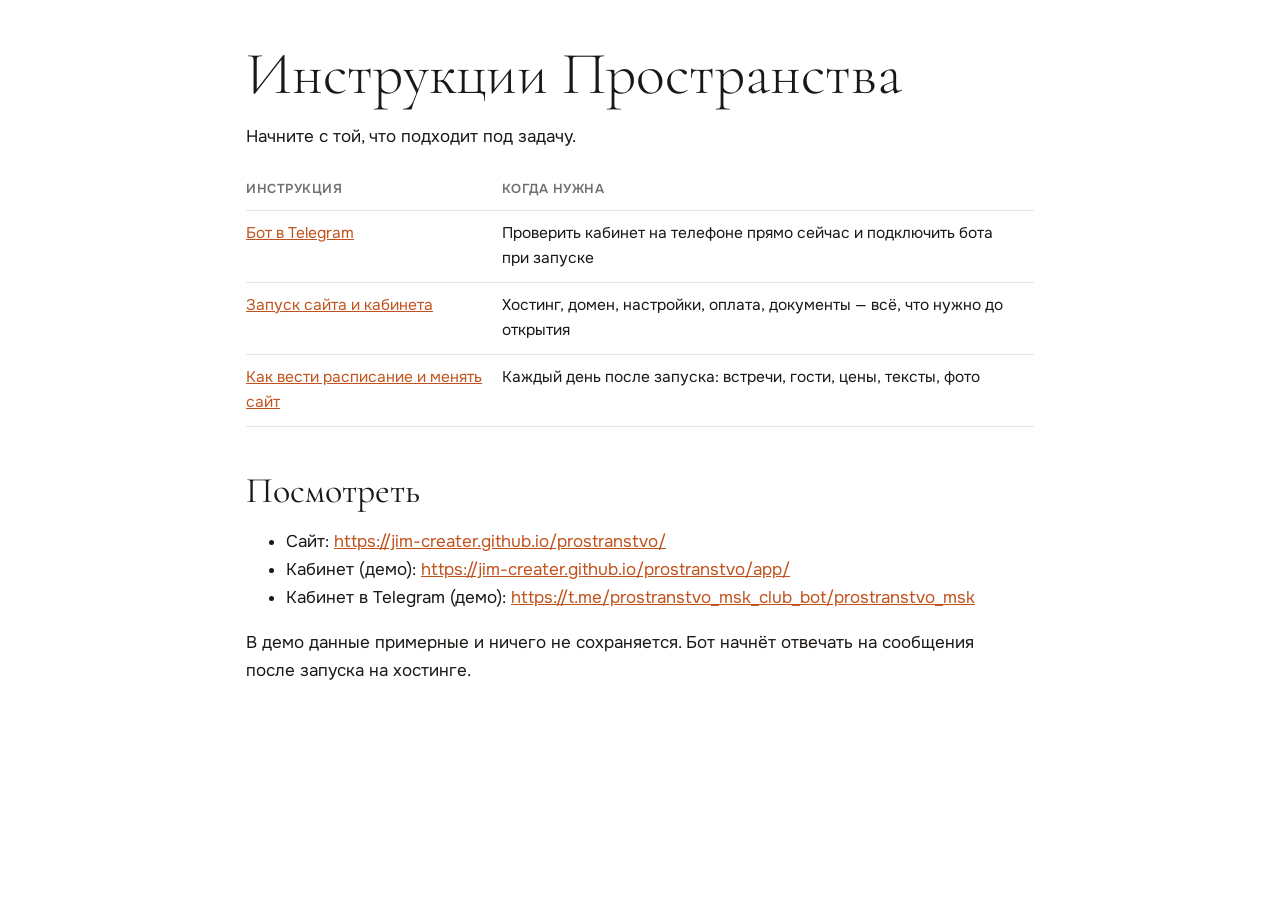
<file: docs/index.html>
<!doctype html>
<html lang="ru">
<head>
<meta charset="utf-8">
<meta name="viewport" content="width=device-width, initial-scale=1">
<title>Инструкции Пространства · Пространство</title>
<link rel="stylesheet" href="https://fonts.googleapis.com/css2?family=Cormorant+Garamond:wght@300;400&family=Onest:wght@400;600&family=JetBrains+Mono&display=swap">
<style>
:root { --fg: #1A1714; --muted: rgba(26,23,20,.62); --line: rgba(26,23,20,.12); --accent: #C2531E; --soft: #F6F3EE; }
* { box-sizing: border-box; }
body { margin: 0; background: #fff; color: var(--fg); font: 400 17px/1.65 "Onest", system-ui, -apple-system, "Segoe UI", sans-serif; -webkit-font-smoothing: antialiased; }
main { max-width: 820px; margin: 0 auto; padding: 32px 16px 96px; }
h1 { font: 300 clamp(38px, 7vw, 60px)/1.02 "Cormorant Garamond", Georgia, serif; margin: 12px 0 18px; text-wrap: balance; }
h2 { font: 400 clamp(28px, 5vw, 36px)/1.1 "Cormorant Garamond", Georgia, serif; margin: 44px 0 10px; text-wrap: balance; }
h3 { font: 600 19px/1.3 "Onest", system-ui, sans-serif; margin: 30px 0 8px; }
p, li { max-width: 68ch; }
a { color: var(--accent); }
hr { border: 0; border-top: 1px solid var(--line); margin: 44px 0; }
code { font: 400 .88em/1.4 "JetBrains Mono", ui-monospace, Menlo, monospace; background: var(--soft); padding: 2px 5px; border-radius: 5px; }
pre { background: var(--soft); padding: 14px 16px; border-radius: 10px; overflow-x: auto; }
pre code { background: none; padding: 0; font-size: 14px; overflow-wrap: normal; }
main, td, li, p { overflow-wrap: anywhere; }
code { overflow-wrap: anywhere; }
a { overflow-wrap: anywhere; }
.table { overflow-x: auto; margin: 14px 0; }
table { border-collapse: collapse; width: 100%; font-size: 15.5px; }
th, td { text-align: left; vertical-align: top; padding: 10px 12px 10px 0; border-bottom: 1px solid var(--line); }
th { font-weight: 600; font-size: 13px; letter-spacing: .04em; text-transform: uppercase; color: var(--muted); }
strong { font-weight: 600; }
.code { position: relative; }
.code pre { padding-top: 46px; white-space: pre-wrap; overflow-wrap: anywhere; }
.code pre code { overflow-wrap: anywhere; }
.copy { position: absolute; top: 8px; right: 8px; border: 1px solid var(--line); background: #fff; border-radius: 8px; padding: 6px 10px; font: 500 13px/1 "Onest", system-ui, sans-serif; color: var(--fg); cursor: pointer; }
.copy.done { color: #3F7A34; border-color: #3F7A34; }
</style>
</head>
<body>
<main>
<h1>Инструкции Пространства</h1>
<p>Начните с той, что подходит под задачу.</p>
<div class="table"><table>
<thead>
<tr>
<th>Инструкция</th>
<th>Когда нужна</th>
</tr>
</thead>
<tbody>
<tr>
<td><a href="%D0%91%D0%9E%D0%A2.html">Бот в Telegram</a></td>
<td>Проверить кабинет на телефоне прямо сейчас и подключить бота при запуске</td>
</tr>
<tr>
<td><a href="SETUP.html">Запуск сайта и кабинета</a></td>
<td>Хостинг, домен, настройки, оплата, документы — всё, что нужно до открытия</td>
</tr>
<tr>
<td><a href="%D0%98%D0%9D%D0%A1%D0%A2%D0%A0%D0%A3%D0%9A%D0%A6%D0%98%D0%AF.html">Как вести расписание и менять сайт</a></td>
<td>Каждый день после запуска: встречи, гости, цены, тексты, фото</td>
</tr>
</tbody>
</table></div>
<h2>Посмотреть</h2>
<ul>
<li>Сайт: <a href="https://jim-creater.github.io/prostranstvo/">https://jim-creater.github.io/prostranstvo/</a></li>
<li>Кабинет (демо): <a href="https://jim-creater.github.io/prostranstvo/app/">https://jim-creater.github.io/prostranstvo/app/</a></li>
<li>Кабинет в Telegram (демо): <a href="https://t.me/prostranstvo_msk_club_bot/prostranstvo_msk">https://t.me/prostranstvo_msk_club_bot/prostranstvo_msk</a></li>
</ul>
<p>В демо данные примерные и ничего не сохраняется. Бот начнёт отвечать на сообщения после запуска на хостинге.</p>

</main>
<script>
document.querySelectorAll('.copy').forEach(function (b) {
  b.addEventListener('click', function () {
    var text = b.parentNode.querySelector('code').innerText.trim();
    function ok() { b.textContent = 'Скопировано'; b.classList.add('done'); setTimeout(function () { b.textContent = 'Скопировать'; b.classList.remove('done'); }, 2000); }
    function pick() { var r = document.createRange(); r.selectNodeContents(b.parentNode.querySelector('code')); var s = getSelection(); s.removeAllRanges(); s.addRange(r); }
    if (navigator.clipboard) navigator.clipboard.writeText(text).then(ok, pick); else pick();
  });
});
</script>
</body>
</html>
</file>
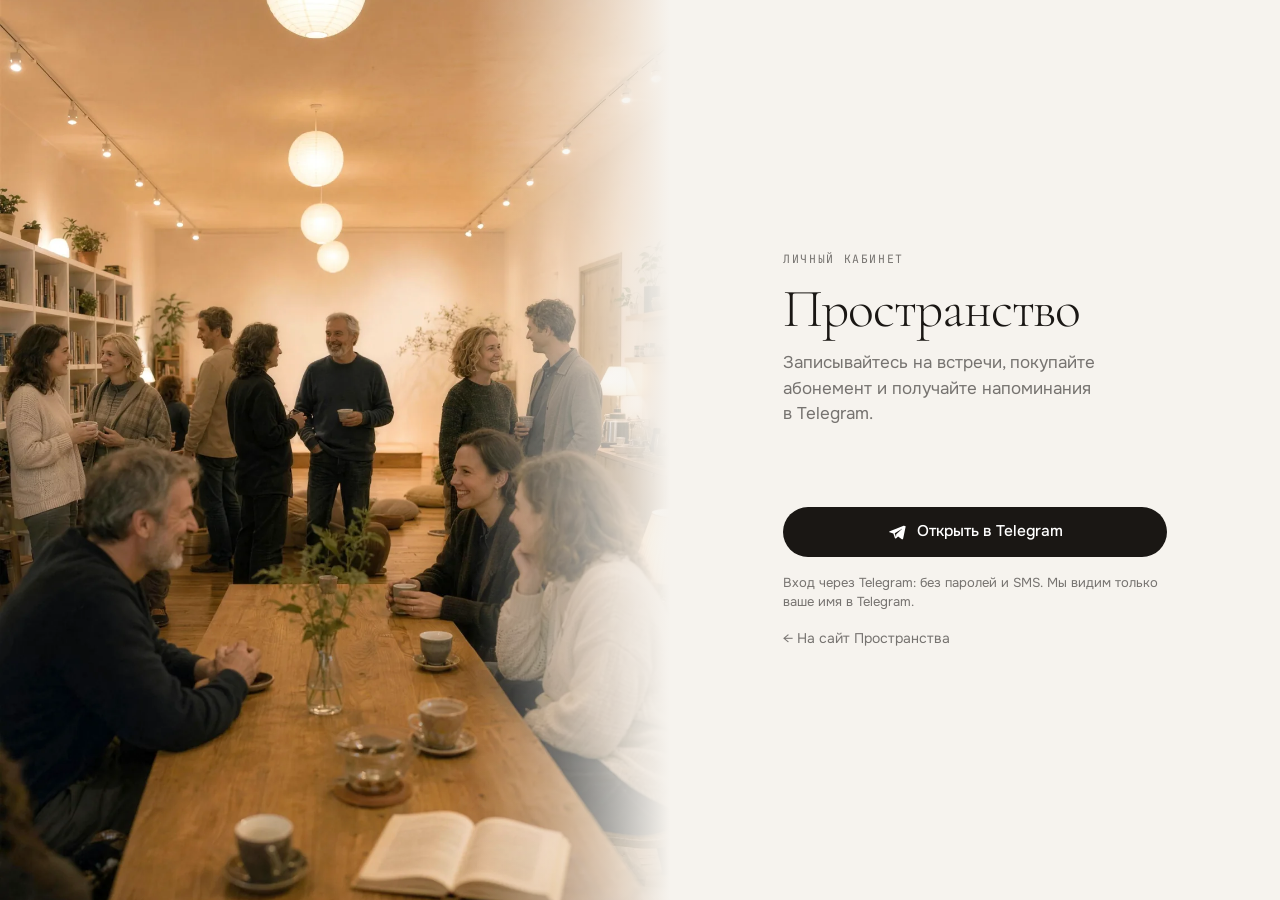
<file: site/app/index.html>
<!doctype html>
<html lang="ru">
<head>
<meta charset="utf-8">
<meta name="viewport" content="width=device-width, initial-scale=1, viewport-fit=cover">
<title>Кабинет · Пространство</title>
<meta name="description" content="Личный кабинет Пространства: запись на встречи, абонемент и напоминания в Telegram.">
<meta name="theme-color" content="#F6F3EE">
<link rel="preconnect" href="https://fonts.googleapis.com">
<link rel="preconnect" href="https://fonts.gstatic.com" crossorigin>
<link rel="stylesheet" href="https://fonts.googleapis.com/css2?family=Cormorant+Garamond:ital,wght@0,300;0,400;0,500;1,300;1,400&family=Onest:wght@300;400;500;600&family=JetBrains+Mono:wght@400;500&display=swap">
<link rel="stylesheet" href="app.css">
<!-- Telegram Mini App: даёт вход без пароля, кнопку «назад» и отклик на касания. -->
<script src="https://telegram.org/js/telegram-web-app.js"></script>
<script src="config.js"></script>
</head>
<body>

<svg width="0" height="0" style="position:absolute" aria-hidden="true">
  <symbol id="i-home" viewBox="0 0 24 24"><path d="M4 10.5 12 4l8 6.5V20a1 1 0 0 1-1 1h-4.5v-6h-5v6H5a1 1 0 0 1-1-1z" fill="none" stroke="currentColor" stroke-width="1.6" stroke-linejoin="round"/></symbol>
  <symbol id="i-cal" viewBox="0 0 24 24"><rect x="3.5" y="5" width="17" height="15.5" rx="2" fill="none" stroke="currentColor" stroke-width="1.6"/><path d="M3.5 10h17M8 3v4M16 3v4" stroke="currentColor" stroke-width="1.6" stroke-linecap="round"/></symbol>
  <symbol id="i-ticket" viewBox="0 0 24 24"><path d="M4 7a1 1 0 0 1 1-1h14a1 1 0 0 1 1 1v3a2 2 0 0 0 0 4v3a1 1 0 0 1-1 1H5a1 1 0 0 1-1-1v-3a2 2 0 0 0 0-4z" fill="none" stroke="currentColor" stroke-width="1.6" stroke-linejoin="round"/><path d="M14 6.5v11" stroke="currentColor" stroke-width="1.6" stroke-dasharray="2 2.2"/></symbol>
  <symbol id="i-card" viewBox="0 0 24 24"><rect x="3" y="5.5" width="18" height="13" rx="2" fill="none" stroke="currentColor" stroke-width="1.6"/><path d="M3 10h18M7 15h4" stroke="currentColor" stroke-width="1.6" stroke-linecap="round"/></symbol>
  <symbol id="i-team" viewBox="0 0 24 24"><circle cx="9" cy="8.5" r="3.2" fill="none" stroke="currentColor" stroke-width="1.6"/><path d="M3.5 19.5c.6-3.2 2.8-5 5.5-5s4.9 1.8 5.5 5" fill="none" stroke="currentColor" stroke-width="1.6" stroke-linecap="round"/><path d="M15.5 5.6a3 3 0 0 1 0 5.8M17.5 14.8c1.6.6 2.7 2.2 3 4.7" fill="none" stroke="currentColor" stroke-width="1.6" stroke-linecap="round"/></symbol>
  <symbol id="i-check" viewBox="0 0 24 24"><path d="m5 12.5 4.5 4.5L19 7.5" fill="none" stroke="currentColor" stroke-width="2" stroke-linecap="round" stroke-linejoin="round"/></symbol>
  <symbol id="i-arrow" viewBox="0 0 24 24"><path d="M5 12h14m-5-5 5 5-5 5" fill="none" stroke="currentColor" stroke-width="1.6" stroke-linecap="round" stroke-linejoin="round"/></symbol>
  <symbol id="i-left" viewBox="0 0 24 24"><path d="m14.5 6-6 6 6 6" fill="none" stroke="currentColor" stroke-width="1.8" stroke-linecap="round" stroke-linejoin="round"/></symbol>
  <symbol id="i-right" viewBox="0 0 24 24"><path d="m9.5 6 6 6-6 6" fill="none" stroke="currentColor" stroke-width="1.8" stroke-linecap="round" stroke-linejoin="round"/></symbol>
  <symbol id="i-close" viewBox="0 0 24 24"><path d="m6 6 12 12M18 6 6 18" fill="none" stroke="currentColor" stroke-width="1.8" stroke-linecap="round"/></symbol>
  <symbol id="i-plus" viewBox="0 0 24 24"><path d="M12 5v14M5 12h14" fill="none" stroke="currentColor" stroke-width="1.8" stroke-linecap="round"/></symbol>
  <symbol id="i-bell" viewBox="0 0 24 24"><path d="M6 16.5V11a6 6 0 0 1 12 0v5.5l1.5 1.5h-15zM10 20.5a2 2 0 0 0 4 0" fill="none" stroke="currentColor" stroke-width="1.6" stroke-linejoin="round"/></symbol>
  <symbol id="i-clock" viewBox="0 0 24 24"><circle cx="12" cy="12" r="8.5" fill="none" stroke="currentColor" stroke-width="1.6"/><path d="M12 7.5V12l3 2" fill="none" stroke="currentColor" stroke-width="1.6" stroke-linecap="round"/></symbol>
  <symbol id="i-seat" viewBox="0 0 24 24"><circle cx="12" cy="8" r="3.5" fill="none" stroke="currentColor" stroke-width="1.6"/><path d="M5 20c.7-3.8 3.4-6 7-6s6.3 2.2 7 6" fill="none" stroke="currentColor" stroke-width="1.6" stroke-linecap="round"/></symbol>
  <symbol id="i-chat" viewBox="0 0 24 24"><path d="M4.5 6.5a2 2 0 0 1 2-2h11a2 2 0 0 1 2 2v8a2 2 0 0 1-2 2H10l-4.5 3.5v-3.5h0a1 1 0 0 1-1-1z" fill="none" stroke="currentColor" stroke-width="1.6" stroke-linejoin="round"/></symbol>
  <symbol id="i-tg" viewBox="0 0 24 24"><path d="M20.7 4.3 3.4 11c-1 .4-1 1.1-.2 1.4l4.4 1.4 1.7 5.2c.2.6.4.8.9.8.4 0 .6-.2.9-.4l2.2-2.1 4.5 3.3c.8.5 1.4.2 1.6-.8l2.9-13.7c.3-1.2-.4-1.7-1.6-1.3zM9.3 13.6l8.3-5.3c.4-.2.7-.1.4.2l-6.9 6.3-.3 3.1z" fill="currentColor"/></symbol>
  <symbol id="i-phone" viewBox="0 0 24 24"><path d="M6.6 3.5h2.6l1.4 4-2 1.4a11 11 0 0 0 6.5 6.5l1.4-2 4 1.4v2.6a2 2 0 0 1-2 2A16.5 16.5 0 0 1 4.6 5.5a2 2 0 0 1 2-2z" fill="none" stroke="currentColor" stroke-width="1.6" stroke-linejoin="round"/></symbol>
  <!-- значки достижений -->
  <symbol id="i-a-door" viewBox="0 0 24 24"><g fill="none" stroke="currentColor" stroke-width="1.6" stroke-linecap="round" stroke-linejoin="round"><path d="M6 21V4.5A1.5 1.5 0 0 1 7.5 3h9A1.5 1.5 0 0 1 18 4.5V21M3.5 21h17M14.5 12v1"/></g></symbol>
  <symbol id="i-a-book" viewBox="0 0 24 24"><g fill="none" stroke="currentColor" stroke-width="1.6" stroke-linecap="round" stroke-linejoin="round"><path d="M12 6.5C10.4 5.3 8.2 4.8 4 5v13c4.2-.2 6.4.3 8 1.5 1.6-1.2 3.8-1.7 8-1.5V5c-4.2-.2-6.4.3-8 1.5zM12 6.5v13"/></g></symbol>
  <symbol id="i-a-pen" viewBox="0 0 24 24"><g fill="none" stroke="currentColor" stroke-width="1.6" stroke-linecap="round" stroke-linejoin="round"><path d="M15 4l5 5L9.5 19.5 4 20l.5-5.5zM13 6l5 5"/></g></symbol>
  <symbol id="i-a-film" viewBox="0 0 24 24"><g fill="none" stroke="currentColor" stroke-width="1.6" stroke-linecap="round" stroke-linejoin="round"><rect x="3.5" y="5" width="17" height="14" rx="1.5"/><path d="M7.5 5v14M16.5 5v14M3.5 9.5h4M3.5 14.5h4M16.5 9.5h4M16.5 14.5h4"/></g></symbol>
  <symbol id="i-a-mic" viewBox="0 0 24 24"><g fill="none" stroke="currentColor" stroke-width="1.6" stroke-linecap="round" stroke-linejoin="round"><rect x="9" y="3.5" width="6" height="10.5" rx="3"/><path d="M5.5 11a6.5 6.5 0 0 0 13 0M12 17.5V21M8.5 21h7"/></g></symbol>
  <symbol id="i-a-hanger" viewBox="0 0 24 24"><g fill="none" stroke="currentColor" stroke-width="1.6" stroke-linecap="round" stroke-linejoin="round"><path d="M12 9V8a2.2 2.2 0 1 0-2.2-2.2M12 9l-8.3 6.3c-.8.6-.4 1.7.6 1.7h15.4c1 0 1.4-1.1.6-1.7z"/></g></symbol>
  <symbol id="i-a-brush" viewBox="0 0 24 24"><g fill="none" stroke="currentColor" stroke-width="1.6" stroke-linecap="round" stroke-linejoin="round"><path d="M20 4l-8.5 9.5M10.4 12.6l1.9 1.9M9.2 13.1c-2-.3-3.7 1-3.9 3-.1 1.1-.6 2.2-1.8 3 3.4 1 6.5-.3 7.1-2.8.4-1.6-.1-2.9-1.4-3.2z"/></g></symbol>
  <symbol id="i-a-star" viewBox="0 0 24 24"><g fill="none" stroke="currentColor" stroke-width="1.6" stroke-linecap="round" stroke-linejoin="round"><path d="m12 3.5 2.6 5.3 5.9.9-4.3 4.1 1 5.8L12 16.9l-5.2 2.7 1-5.8-4.3-4.1 5.9-.9z"/></g></symbol>
  <symbol id="i-a-spark" viewBox="0 0 24 24"><g fill="none" stroke="currentColor" stroke-width="1.6" stroke-linecap="round" stroke-linejoin="round"><path d="M13 3 5 13.5h6L10 21l8-10.5h-6z"/></g></symbol>
  <symbol id="i-a-key" viewBox="0 0 24 24"><g fill="none" stroke="currentColor" stroke-width="1.6" stroke-linecap="round" stroke-linejoin="round"><circle cx="8" cy="15" r="4"/><path d="m11 12 8.5-8.5M16.5 6.5l2.5 2.5M14 9l2 2"/></g></symbol>
  <symbol id="i-a-leaf" viewBox="0 0 24 24"><g fill="none" stroke="currentColor" stroke-width="1.6" stroke-linecap="round" stroke-linejoin="round"><path d="M5 19c0-8 5-13.5 14-14 0 9-5.5 14-13 14zM5 19c3-4 6-6.5 9-8"/></g></symbol>
  <symbol id="i-a-heart" viewBox="0 0 24 24"><g fill="none" stroke="currentColor" stroke-width="1.6" stroke-linecap="round" stroke-linejoin="round"><path d="M12 20s-7.5-4.6-7.5-10A4.3 4.3 0 0 1 12 7.3 4.3 4.3 0 0 1 19.5 10c0 5.4-7.5 10-7.5 10z"/></g></symbol>
</svg>

<!-- Загрузка -->
<div class="boot" id="boot">
  <p class="boot__word">Пространство</p>
  <span class="boot__bar"><i></i></span>
</div>

<!-- Вход (на сайте, вне Telegram) -->
<section class="login" id="login" hidden>
  <picture class="login__img">
    <img src="../img/hero-m-s.webp" alt="" width="1200" height="1800">
  </picture>
  <div class="login__body">
    <p class="eyebrow">Личный кабинет</p>
    <h1 class="login__title">Пространство</h1>
    <p class="login__lead">Записывайтесь на встречи, покупайте абонемент и&nbsp;получайте напоминания в&nbsp;Telegram.</p>
    <div class="login__widget" id="tgWidget"></div>
    <a class="pill pill--ink pill--wide" id="openInTg" href="#" hidden><svg class="ico"><use href="#i-tg"/></svg>Открыть в Telegram</a>
    <p class="login__note">Вход через Telegram: без паролей и SMS. Мы видим только ваше имя в&nbsp;Telegram.</p>
    <a class="login__back" href="../">← На сайт Пространства</a>
  </div>
</section>

<!-- Первый вход: имя, телефон, согласие -->
<section class="onb" id="onboarding" hidden></section>

<!-- Кабинет -->
<div class="app" id="app" hidden>
  <header class="top">
    <a class="top__logo" href="../" data-site>Пространство</a>
    <button class="top__me" id="meBtn" type="button" aria-label="Профиль и уведомления"><span id="meInitial">А</span></button>
  </header>

  <main class="screens">
    <section class="screen" id="s-home" data-screen="home"></section>
    <section class="screen" id="s-schedule" data-screen="schedule" hidden></section>
    <section class="screen" id="s-bookings" data-screen="bookings" hidden></section>
    <section class="screen" id="s-plans" data-screen="plans" hidden></section>
    <section class="screen" id="s-staff" data-screen="staff" hidden></section>
  </main>

  <nav class="tabs" id="tabs" aria-label="Разделы">
    <a class="tab" href="#home" data-tab="home"><svg class="ico"><use href="#i-home"/></svg><span>Главная</span></a>
    <a class="tab" href="#schedule" data-tab="schedule"><svg class="ico"><use href="#i-cal"/></svg><span>Расписание</span></a>
    <a class="tab" href="#bookings" data-tab="bookings"><svg class="ico"><use href="#i-ticket"/></svg><span>Записи</span><b class="tab__badge" id="bookBadge" hidden></b></a>
    <a class="tab" href="#plans" data-tab="plans"><svg class="ico"><use href="#i-card"/></svg><span>Абонемент</span></a>
    <a class="tab" href="#staff" data-tab="staff" id="staffTab" hidden><svg class="ico"><use href="#i-team"/></svg><span>Команда</span></a>
  </nav>
</div>

<!-- Нижняя шторка: подробности встречи, профиль, подтверждения -->
<div class="sheet" id="sheet" hidden>
  <div class="sheet__backdrop" data-close></div>
  <div class="sheet__panel" role="dialog" aria-modal="true" aria-labelledby="sheetTitle">
    <button class="sheet__x" type="button" data-close aria-label="Закрыть"><svg class="ico"><use href="#i-close"/></svg></button>
    <div class="sheet__body" id="sheetBody"></div>
  </div>
</div>

<div class="toast" id="toast" role="status" aria-live="polite" hidden></div>

<script src="app.js"></script>
</body>
</html>
</file>
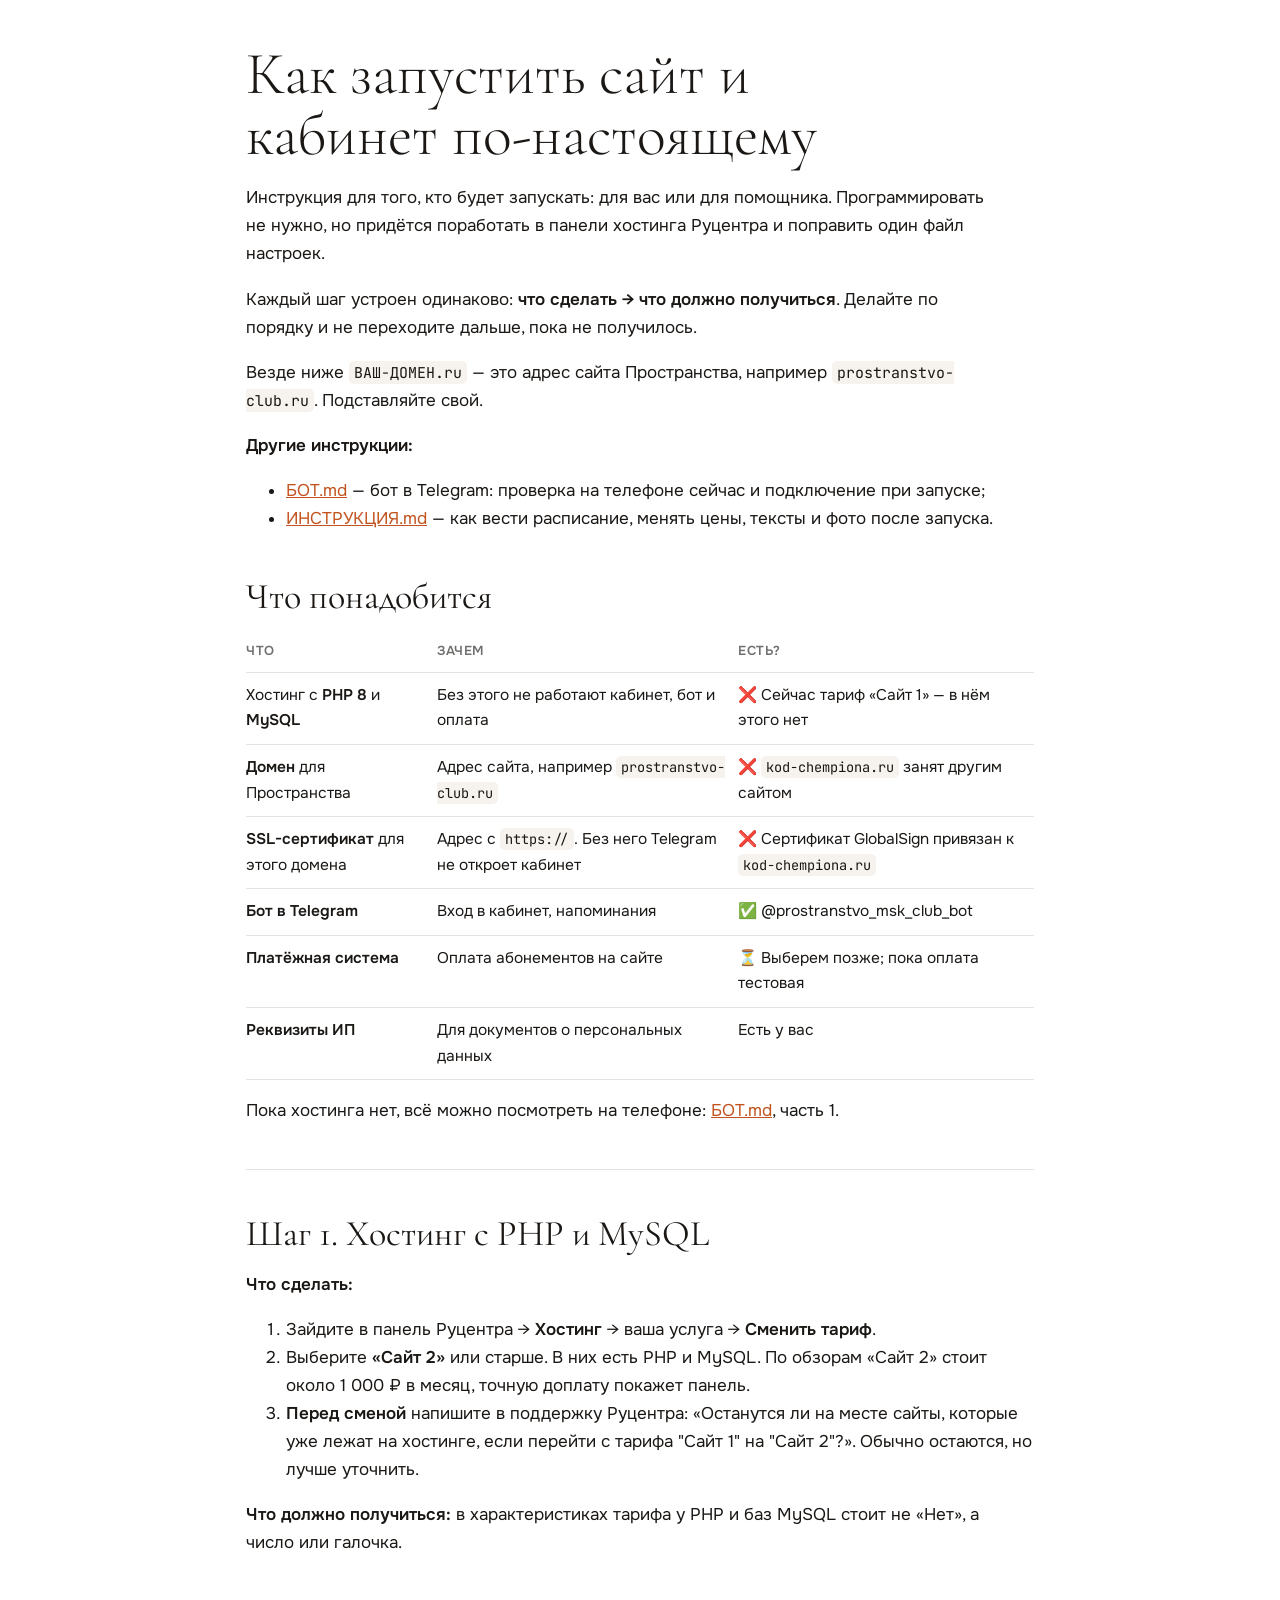
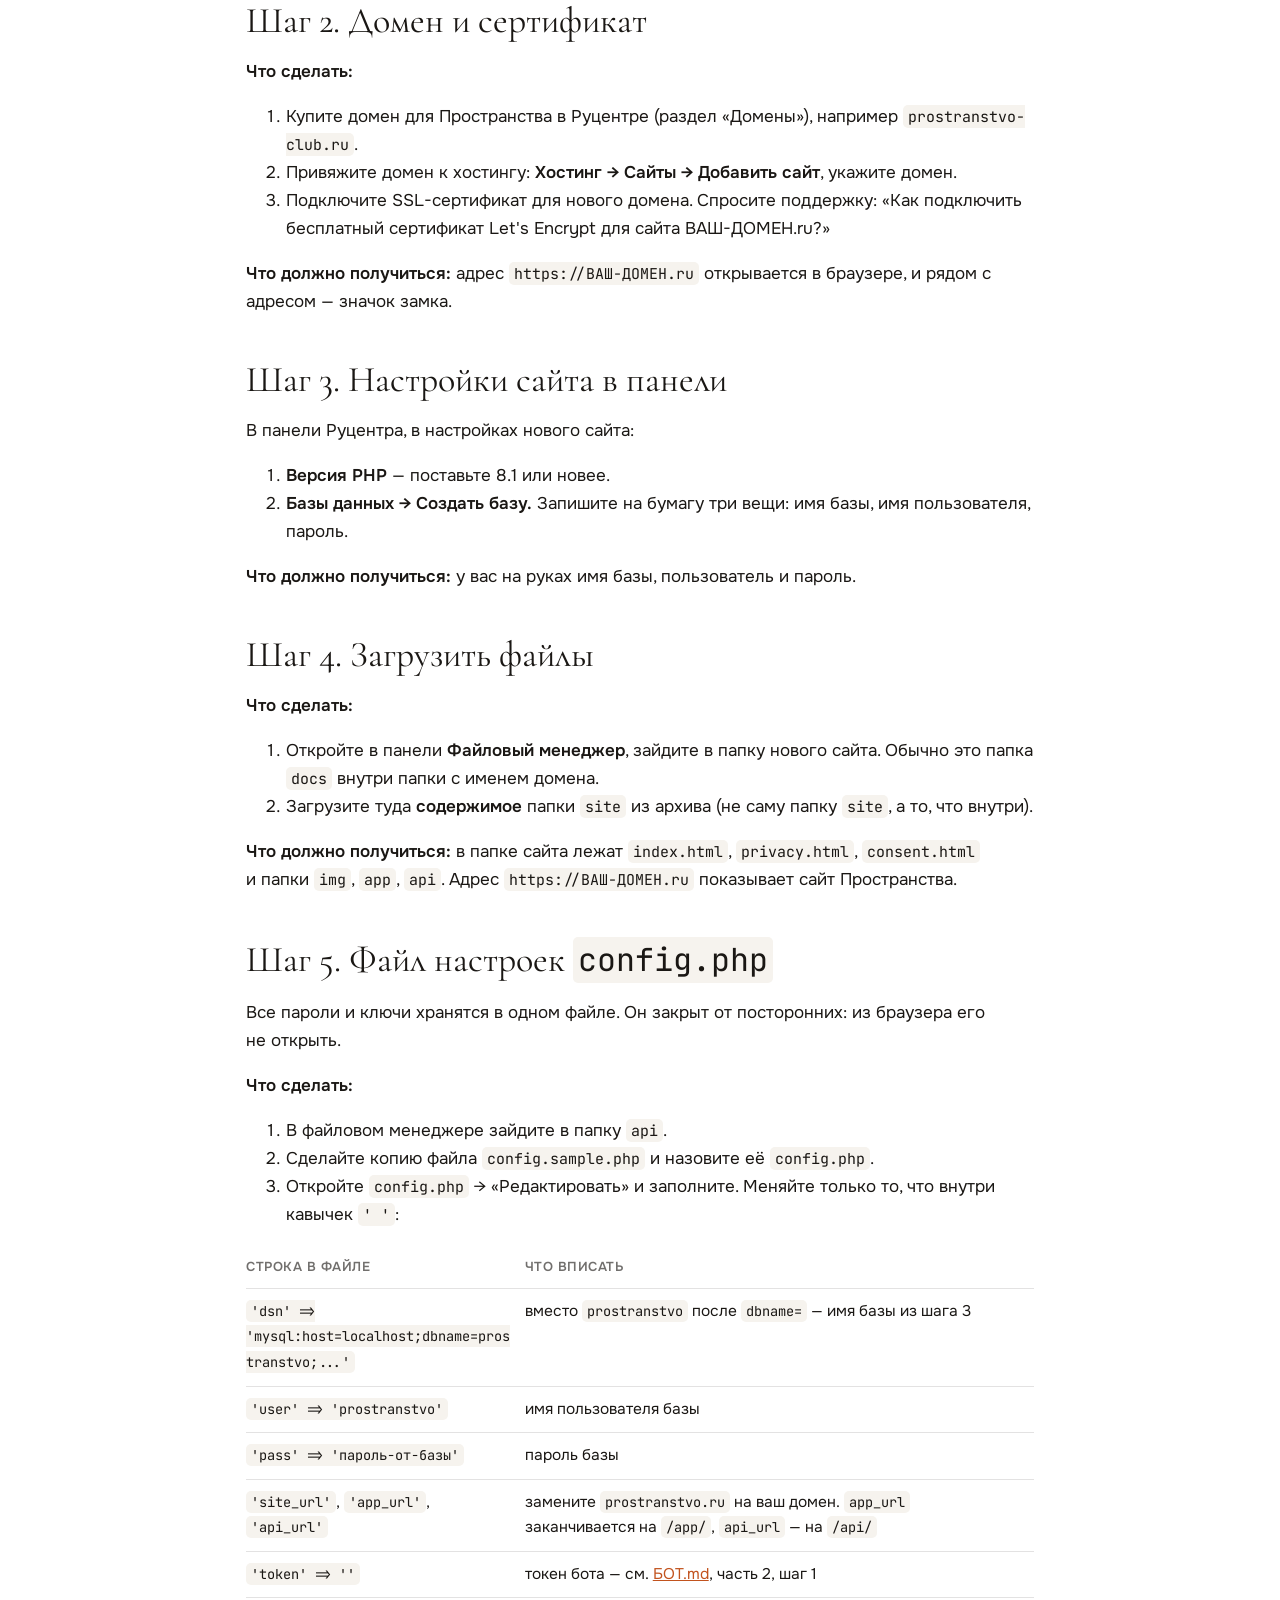
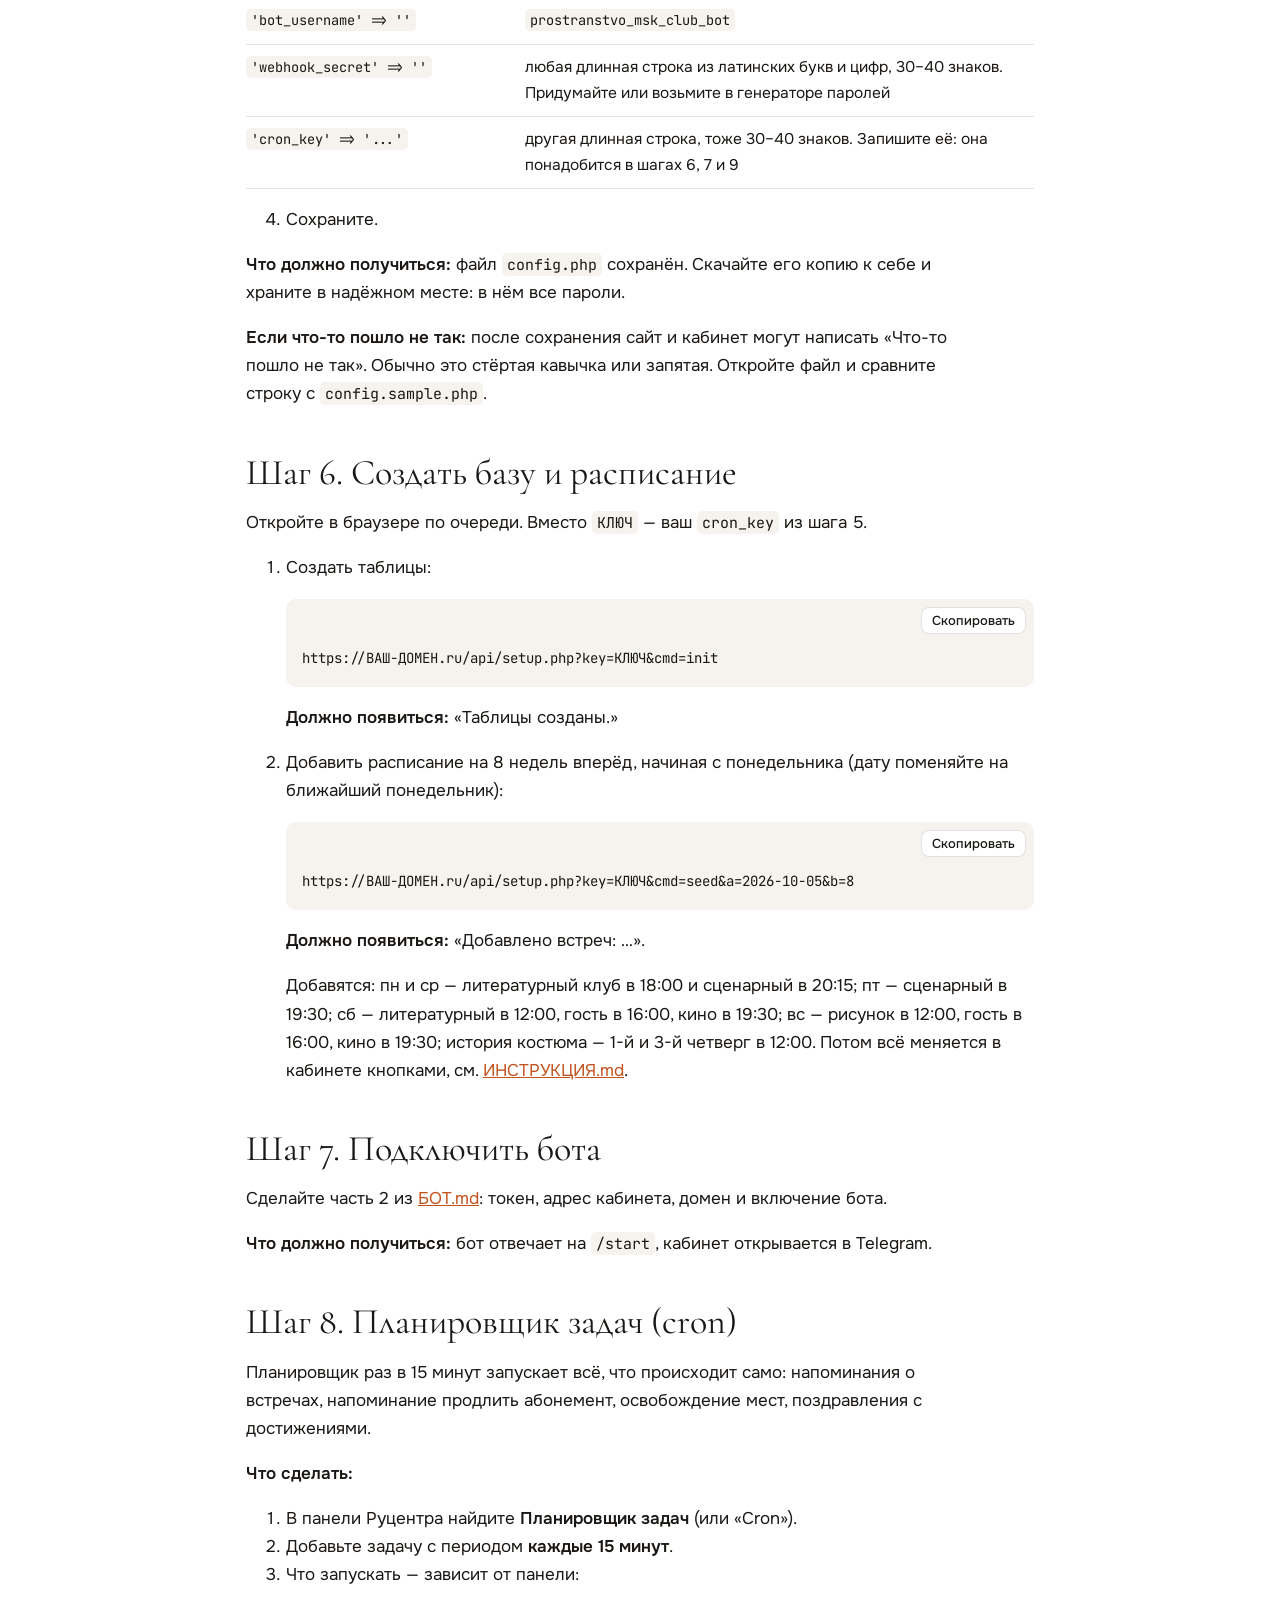
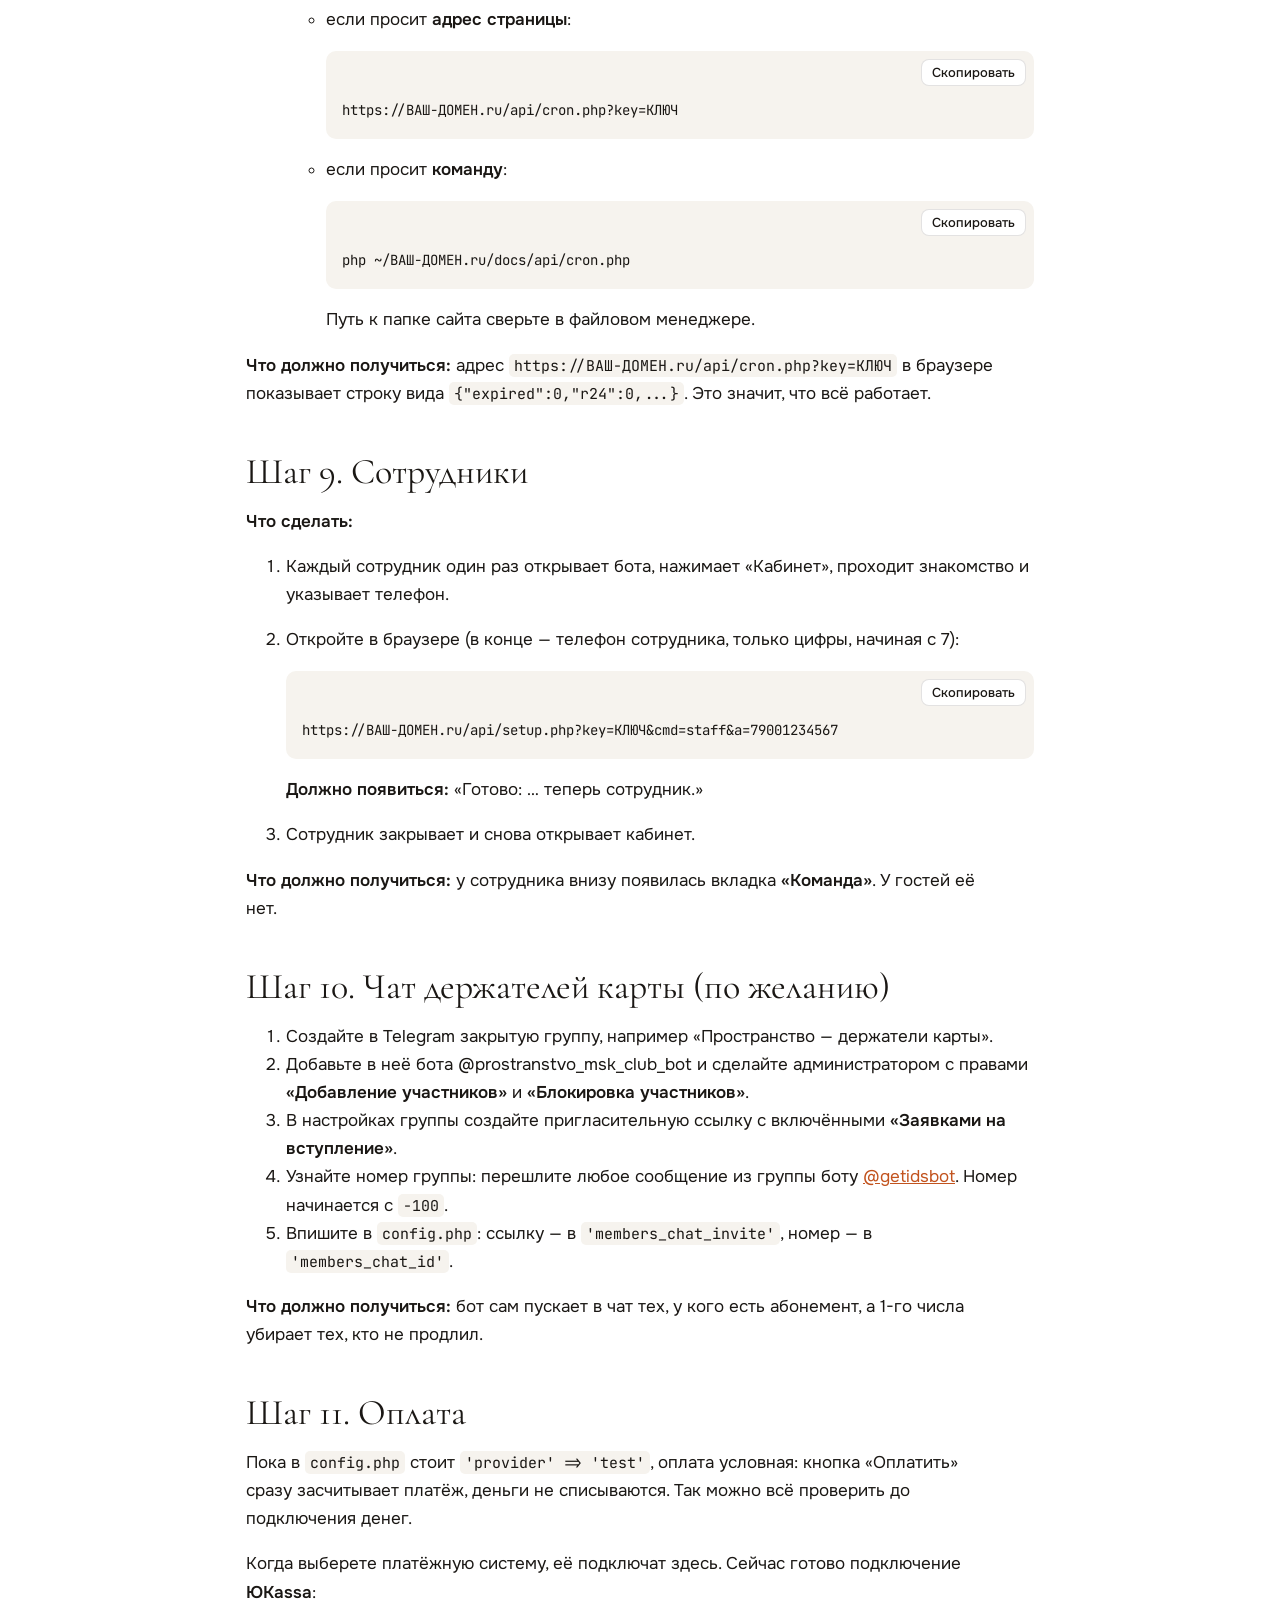
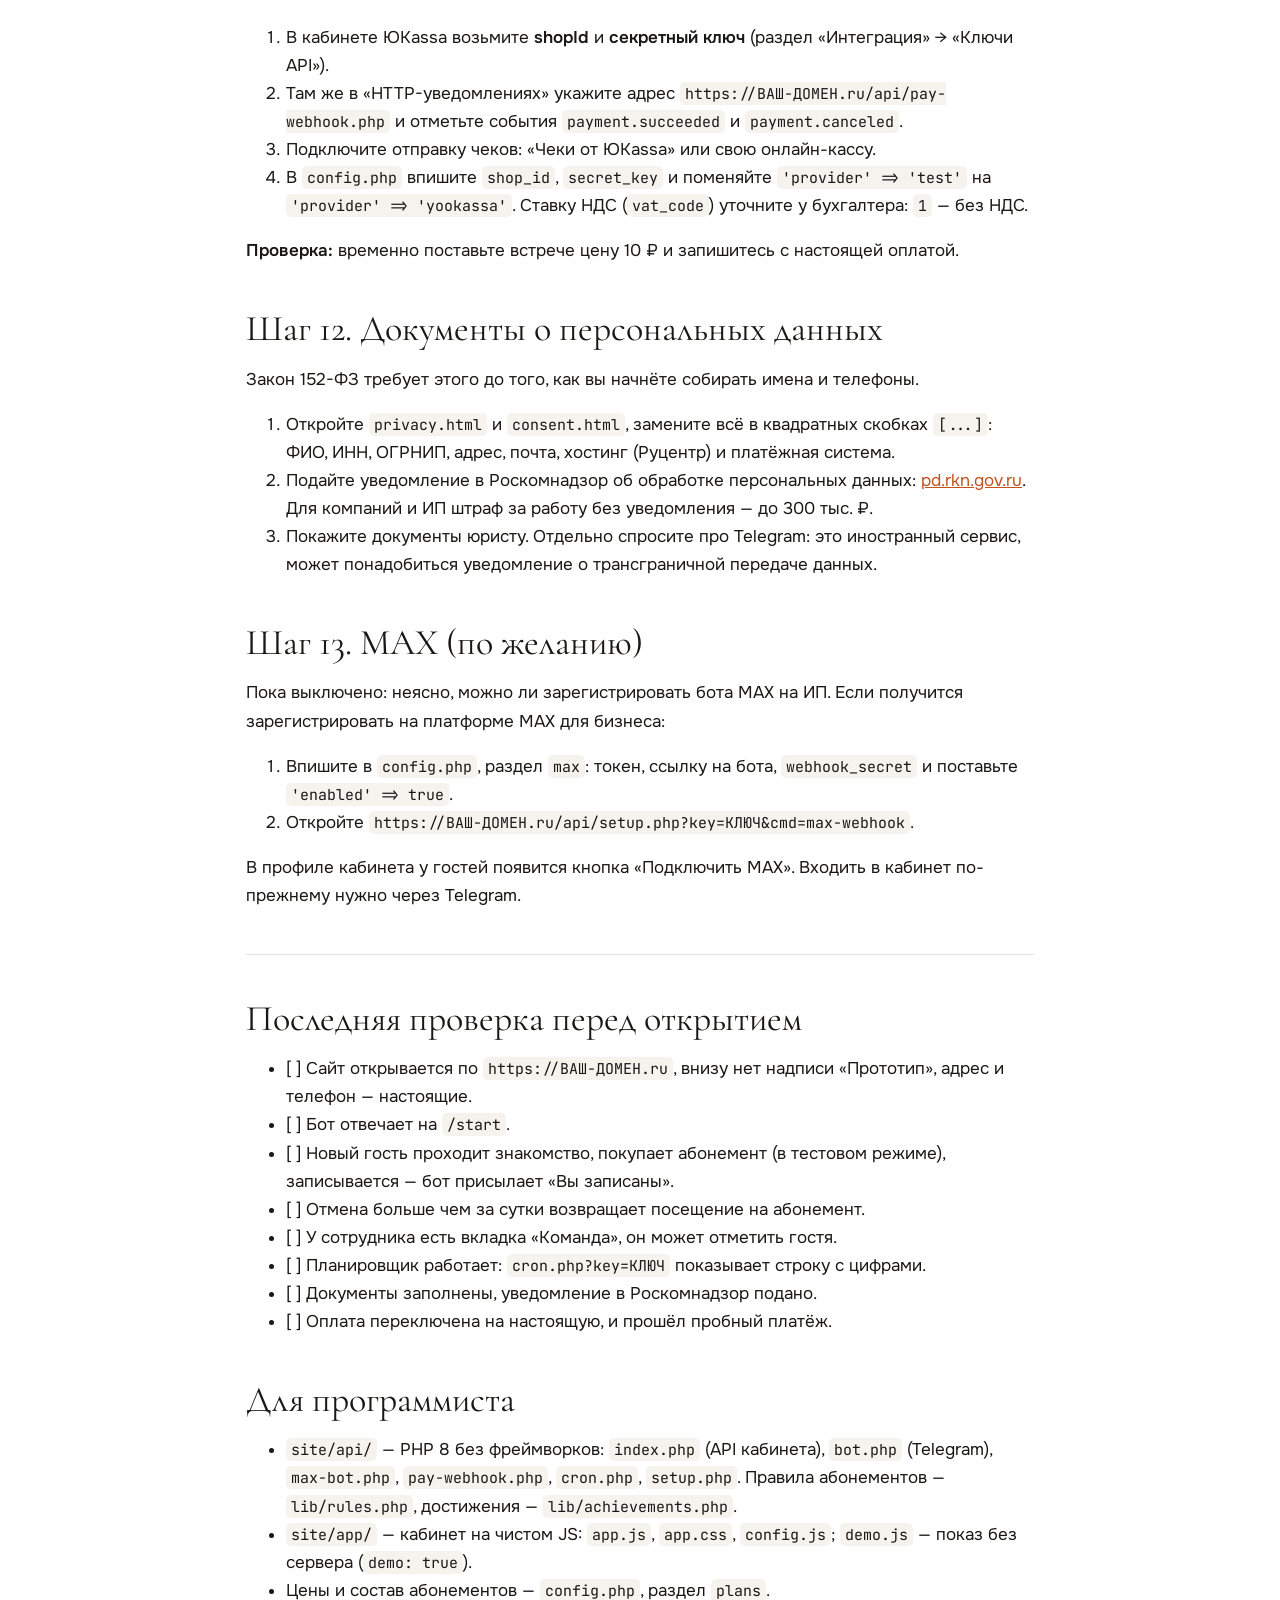
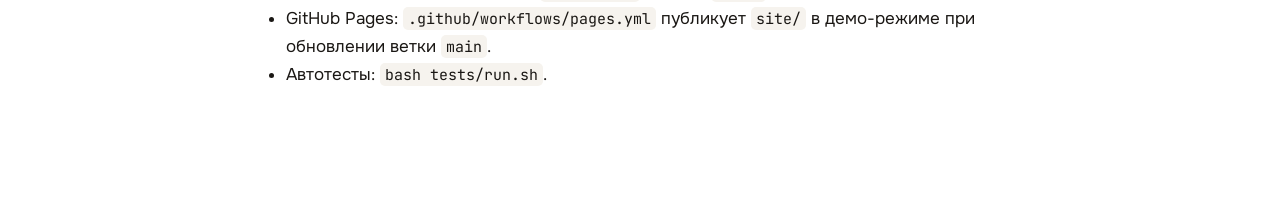
<file: docs/SETUP.html>
<!doctype html>
<html lang="ru">
<head>
<meta charset="utf-8">
<meta name="viewport" content="width=device-width, initial-scale=1">
<title>Как запустить сайт и кабинет по-настоящему · Пространство</title>
<link rel="stylesheet" href="https://fonts.googleapis.com/css2?family=Cormorant+Garamond:wght@300;400&family=Onest:wght@400;600&family=JetBrains+Mono&display=swap">
<style>
:root { --fg: #1A1714; --muted: rgba(26,23,20,.62); --line: rgba(26,23,20,.12); --accent: #C2531E; --soft: #F6F3EE; }
* { box-sizing: border-box; }
body { margin: 0; background: #fff; color: var(--fg); font: 400 17px/1.65 "Onest", system-ui, -apple-system, "Segoe UI", sans-serif; -webkit-font-smoothing: antialiased; }
main { max-width: 820px; margin: 0 auto; padding: 32px 16px 96px; }
h1 { font: 300 clamp(38px, 7vw, 60px)/1.02 "Cormorant Garamond", Georgia, serif; margin: 12px 0 18px; text-wrap: balance; }
h2 { font: 400 clamp(28px, 5vw, 36px)/1.1 "Cormorant Garamond", Georgia, serif; margin: 44px 0 10px; text-wrap: balance; }
h3 { font: 600 19px/1.3 "Onest", system-ui, sans-serif; margin: 30px 0 8px; }
p, li { max-width: 68ch; }
a { color: var(--accent); }
hr { border: 0; border-top: 1px solid var(--line); margin: 44px 0; }
code { font: 400 .88em/1.4 "JetBrains Mono", ui-monospace, Menlo, monospace; background: var(--soft); padding: 2px 5px; border-radius: 5px; }
pre { background: var(--soft); padding: 14px 16px; border-radius: 10px; overflow-x: auto; }
pre code { background: none; padding: 0; font-size: 14px; overflow-wrap: normal; }
main, td, li, p { overflow-wrap: anywhere; }
code { overflow-wrap: anywhere; }
a { overflow-wrap: anywhere; }
.table { overflow-x: auto; margin: 14px 0; }
table { border-collapse: collapse; width: 100%; font-size: 15.5px; }
th, td { text-align: left; vertical-align: top; padding: 10px 12px 10px 0; border-bottom: 1px solid var(--line); }
th { font-weight: 600; font-size: 13px; letter-spacing: .04em; text-transform: uppercase; color: var(--muted); }
strong { font-weight: 600; }
.code { position: relative; }
.code pre { padding-top: 46px; white-space: pre-wrap; overflow-wrap: anywhere; }
.code pre code { overflow-wrap: anywhere; }
.copy { position: absolute; top: 8px; right: 8px; border: 1px solid var(--line); background: #fff; border-radius: 8px; padding: 6px 10px; font: 500 13px/1 "Onest", system-ui, sans-serif; color: var(--fg); cursor: pointer; }
.copy.done { color: #3F7A34; border-color: #3F7A34; }
</style>
</head>
<body>
<main>
<h1>Как запустить сайт и кабинет по-настоящему</h1>
<p>Инструкция для того, кто будет запускать: для вас или для помощника. Программировать не нужно, но придётся поработать в панели хостинга Руцентра и поправить один файл настроек.</p>
<p>Каждый шаг устроен одинаково: <strong>что сделать → что должно получиться</strong>. Делайте по порядку и не переходите дальше, пока не получилось.</p>
<p>Везде ниже <code>ВАШ-ДОМЕН.ru</code> — это адрес сайта Пространства, например <code>prostranstvo-club.ru</code>. Подставляйте свой.</p>
<p><strong>Другие инструкции:</strong></p>
<ul>
<li><a href="%D0%91%D0%9E%D0%A2.html">БОТ.md</a> — бот в Telegram: проверка на телефоне сейчас и подключение при запуске;</li>
<li><a href="%D0%98%D0%9D%D0%A1%D0%A2%D0%A0%D0%A3%D0%9A%D0%A6%D0%98%D0%AF.html">ИНСТРУКЦИЯ.md</a> — как вести расписание, менять цены, тексты и фото после запуска.</li>
</ul>
<h2>Что понадобится</h2>
<div class="table"><table>
<thead>
<tr>
<th>Что</th>
<th>Зачем</th>
<th>Есть?</th>
</tr>
</thead>
<tbody>
<tr>
<td>Хостинг с <strong>PHP 8</strong> и <strong>MySQL</strong></td>
<td>Без этого не работают кабинет, бот и оплата</td>
<td>❌ Сейчас тариф «Сайт 1» — в нём этого нет</td>
</tr>
<tr>
<td><strong>Домен</strong> для Пространства</td>
<td>Адрес сайта, например <code>prostranstvo-club.ru</code></td>
<td>❌ <code>kod-chempiona.ru</code> занят другим сайтом</td>
</tr>
<tr>
<td><strong>SSL-сертификат</strong> для этого домена</td>
<td>Адрес с <code>https://</code>. Без него Telegram не откроет кабинет</td>
<td>❌ Сертификат GlobalSign привязан к <code>kod-chempiona.ru</code></td>
</tr>
<tr>
<td><strong>Бот в Telegram</strong></td>
<td>Вход в кабинет, напоминания</td>
<td>✅ @prostranstvo_msk_club_bot</td>
</tr>
<tr>
<td><strong>Платёжная система</strong></td>
<td>Оплата абонементов на сайте</td>
<td>⏳ Выберем позже; пока оплата тестовая</td>
</tr>
<tr>
<td><strong>Реквизиты ИП</strong></td>
<td>Для документов о персональных данных</td>
<td>Есть у вас</td>
</tr>
</tbody>
</table></div>
<p>Пока хостинга нет, всё можно посмотреть на телефоне: <a href="%D0%91%D0%9E%D0%A2.html">БОТ.md</a>, часть 1.</p>
<hr />
<h2>Шаг 1. Хостинг с PHP и MySQL</h2>
<p><strong>Что сделать:</strong></p>
<ol>
<li>Зайдите в панель Руцентра → <strong>Хостинг</strong> → ваша услуга → <strong>Сменить тариф</strong>.</li>
<li>Выберите <strong>«Сайт 2»</strong> или старше. В них есть PHP и MySQL. По обзорам «Сайт 2» стоит около 1 000 ₽ в месяц, точную доплату покажет панель.</li>
<li><strong>Перед сменой</strong> напишите в поддержку Руцентра: «Останутся ли на месте сайты, которые уже лежат на хостинге, если перейти с тарифа &quot;Сайт 1&quot; на &quot;Сайт 2&quot;?». Обычно остаются, но лучше уточнить.</li>
</ol>
<p><strong>Что должно получиться:</strong> в характеристиках тарифа у PHP и баз MySQL стоит не «Нет», а число или галочка.</p>
<h2>Шаг 2. Домен и сертификат</h2>
<p><strong>Что сделать:</strong></p>
<ol>
<li>Купите домен для Пространства в Руцентре (раздел «Домены»), например <code>prostranstvo-club.ru</code>.</li>
<li>Привяжите домен к хостингу: <strong>Хостинг → Сайты → Добавить сайт</strong>, укажите домен.</li>
<li>Подключите SSL-сертификат для нового домена. Спросите поддержку: «Как подключить бесплатный сертификат Let's Encrypt для сайта ВАШ-ДОМЕН.ru?»</li>
</ol>
<p><strong>Что должно получиться:</strong> адрес <code>https://ВАШ-ДОМЕН.ru</code> открывается в браузере, и рядом с адресом — значок замка.</p>
<h2>Шаг 3. Настройки сайта в панели</h2>
<p>В панели Руцентра, в настройках нового сайта:</p>
<ol>
<li><strong>Версия PHP</strong> — поставьте 8.1 или новее.</li>
<li><strong>Базы данных → Создать базу.</strong> Запишите на бумагу три вещи: имя базы, имя пользователя, пароль.</li>
</ol>
<p><strong>Что должно получиться:</strong> у вас на руках имя базы, пользователь и пароль.</p>
<h2>Шаг 4. Загрузить файлы</h2>
<p><strong>Что сделать:</strong></p>
<ol>
<li>Откройте в панели <strong>Файловый менеджер</strong>, зайдите в папку нового сайта. Обычно это папка <code>docs</code> внутри папки с именем домена.</li>
<li>Загрузите туда <strong>содержимое</strong> папки <code>site</code> из архива (не саму папку <code>site</code>, а то, что внутри).</li>
</ol>
<p><strong>Что должно получиться:</strong> в папке сайта лежат <code>index.html</code>, <code>privacy.html</code>, <code>consent.html</code> и папки <code>img</code>, <code>app</code>, <code>api</code>. Адрес <code>https://ВАШ-ДОМЕН.ru</code> показывает сайт Пространства.</p>
<h2>Шаг 5. Файл настроек <code>config.php</code></h2>
<p>Все пароли и ключи хранятся в одном файле. Он закрыт от посторонних: из браузера его не открыть.</p>
<p><strong>Что сделать:</strong></p>
<ol>
<li>В файловом менеджере зайдите в папку <code>api</code>.</li>
<li>Сделайте копию файла <code>config.sample.php</code> и назовите её <code>config.php</code>.</li>
<li>Откройте <code>config.php</code> → «Редактировать» и заполните. Меняйте только то, что внутри кавычек <code>' '</code>:</li>
</ol>
<div class="table"><table>
<thead>
<tr>
<th>Строка в файле</th>
<th>Что вписать</th>
</tr>
</thead>
<tbody>
<tr>
<td><code>'dsn' =&gt; 'mysql:host=localhost;dbname=prostranstvo;...'</code></td>
<td>вместо <code>prostranstvo</code> после <code>dbname=</code> — имя базы из шага 3</td>
</tr>
<tr>
<td><code>'user' =&gt; 'prostranstvo'</code></td>
<td>имя пользователя базы</td>
</tr>
<tr>
<td><code>'pass' =&gt; 'пароль-от-базы'</code></td>
<td>пароль базы</td>
</tr>
<tr>
<td><code>'site_url'</code>, <code>'app_url'</code>, <code>'api_url'</code></td>
<td>замените <code>prostranstvo.ru</code> на ваш домен. <code>app_url</code> заканчивается на <code>/app/</code>, <code>api_url</code> — на <code>/api/</code></td>
</tr>
<tr>
<td><code>'token' =&gt; ''</code></td>
<td>токен бота — см. <a href="%D0%91%D0%9E%D0%A2.html">БОТ.md</a>, часть 2, шаг 1</td>
</tr>
<tr>
<td><code>'bot_username' =&gt; ''</code></td>
<td><code>prostranstvo_msk_club_bot</code></td>
</tr>
<tr>
<td><code>'webhook_secret' =&gt; ''</code></td>
<td>любая длинная строка из латинских букв и цифр, 30–40 знаков. Придумайте или возьмите в генераторе паролей</td>
</tr>
<tr>
<td><code>'cron_key' =&gt; '...'</code></td>
<td>другая длинная строка, тоже 30–40 знаков. Запишите её: она понадобится в шагах 6, 7 и 9</td>
</tr>
</tbody>
</table></div>
<ol start="4">
<li>Сохраните.</li>
</ol>
<p><strong>Что должно получиться:</strong> файл <code>config.php</code> сохранён. Скачайте его копию к себе и храните в надёжном месте: в нём все пароли.</p>
<p><strong>Если что-то пошло не так:</strong> после сохранения сайт и кабинет могут написать «Что-то пошло не так». Обычно это стёртая кавычка или запятая. Откройте файл и сравните строку с <code>config.sample.php</code>.</p>
<h2>Шаг 6. Создать базу и расписание</h2>
<p>Откройте в браузере по очереди. Вместо <code>КЛЮЧ</code> — ваш <code>cron_key</code> из шага 5.</p>
<ol>
<li>
<p>Создать таблицы:</p>
<div class="code"><button class="copy" type="button">Скопировать</button><pre><code>https://ВАШ-ДОМЕН.ru/api/setup.php?key=КЛЮЧ&amp;cmd=init
</code></pre></div>
<p><strong>Должно появиться:</strong> «Таблицы созданы.»</p>
</li>
<li>
<p>Добавить расписание на 8 недель вперёд, начиная с понедельника (дату поменяйте на ближайший понедельник):</p>
<div class="code"><button class="copy" type="button">Скопировать</button><pre><code>https://ВАШ-ДОМЕН.ru/api/setup.php?key=КЛЮЧ&amp;cmd=seed&amp;a=2026-10-05&amp;b=8
</code></pre></div>
<p><strong>Должно появиться:</strong> «Добавлено встреч: …».</p>
<p>Добавятся: пн и ср — литературный клуб в 18:00 и сценарный в 20:15; пт — сценарный в 19:30; сб — литературный в 12:00, гость в 16:00, кино в 19:30; вс — рисунок в 12:00, гость в 16:00, кино в 19:30; история костюма — 1-й и 3-й четверг в 12:00. Потом всё меняется в кабинете кнопками, см. <a href="%D0%98%D0%9D%D0%A1%D0%A2%D0%A0%D0%A3%D0%9A%D0%A6%D0%98%D0%AF.html">ИНСТРУКЦИЯ.md</a>.</p>
</li>
</ol>
<h2>Шаг 7. Подключить бота</h2>
<p>Сделайте часть 2 из <a href="%D0%91%D0%9E%D0%A2.html">БОТ.md</a>: токен, адрес кабинета, домен и включение бота.</p>
<p><strong>Что должно получиться:</strong> бот отвечает на <code>/start</code>, кабинет открывается в Telegram.</p>
<h2>Шаг 8. Планировщик задач (cron)</h2>
<p>Планировщик раз в 15 минут запускает всё, что происходит само: напоминания о встречах, напоминание продлить абонемент, освобождение мест, поздравления с достижениями.</p>
<p><strong>Что сделать:</strong></p>
<ol>
<li>В панели Руцентра найдите <strong>Планировщик задач</strong> (или «Cron»).</li>
<li>Добавьте задачу с периодом <strong>каждые 15 минут</strong>.</li>
<li>Что запускать — зависит от панели:
<ul>
<li>
<p>если просит <strong>адрес страницы</strong>:</p>
<div class="code"><button class="copy" type="button">Скопировать</button><pre><code>https://ВАШ-ДОМЕН.ru/api/cron.php?key=КЛЮЧ
</code></pre></div>
</li>
<li>
<p>если просит <strong>команду</strong>:</p>
<div class="code"><button class="copy" type="button">Скопировать</button><pre><code>php ~/ВАШ-ДОМЕН.ru/docs/api/cron.php
</code></pre></div>
<p>Путь к папке сайта сверьте в файловом менеджере.</p>
</li>
</ul>
</li>
</ol>
<p><strong>Что должно получиться:</strong> адрес <code>https://ВАШ-ДОМЕН.ru/api/cron.php?key=КЛЮЧ</code> в браузере показывает строку вида <code>{&quot;expired&quot;:0,&quot;r24&quot;:0,...}</code>. Это значит, что всё работает.</p>
<h2>Шаг 9. Сотрудники</h2>
<p><strong>Что сделать:</strong></p>
<ol>
<li>
<p>Каждый сотрудник один раз открывает бота, нажимает «Кабинет», проходит знакомство и указывает телефон.</p>
</li>
<li>
<p>Откройте в браузере (в конце — телефон сотрудника, только цифры, начиная с 7):</p>
<div class="code"><button class="copy" type="button">Скопировать</button><pre><code>https://ВАШ-ДОМЕН.ru/api/setup.php?key=КЛЮЧ&amp;cmd=staff&amp;a=79001234567
</code></pre></div>
<p><strong>Должно появиться:</strong> «Готово: … теперь сотрудник.»</p>
</li>
<li>
<p>Сотрудник закрывает и снова открывает кабинет.</p>
</li>
</ol>
<p><strong>Что должно получиться:</strong> у сотрудника внизу появилась вкладка <strong>«Команда»</strong>. У гостей её нет.</p>
<h2>Шаг 10. Чат держателей карты (по желанию)</h2>
<ol>
<li>Создайте в Telegram закрытую группу, например «Пространство — держатели карты».</li>
<li>Добавьте в неё бота @prostranstvo_msk_club_bot и сделайте администратором с правами <strong>«Добавление участников»</strong> и <strong>«Блокировка участников»</strong>.</li>
<li>В настройках группы создайте пригласительную ссылку с включёнными <strong>«Заявками на вступление»</strong>.</li>
<li>Узнайте номер группы: перешлите любое сообщение из группы боту <a href="https://t.me/getidsbot">@getidsbot</a>. Номер начинается с <code>-100</code>.</li>
<li>Впишите в <code>config.php</code>: ссылку — в <code>'members_chat_invite'</code>, номер — в <code>'members_chat_id'</code>.</li>
</ol>
<p><strong>Что должно получиться:</strong> бот сам пускает в чат тех, у кого есть абонемент, а 1-го числа убирает тех, кто не продлил.</p>
<h2>Шаг 11. Оплата</h2>
<p>Пока в <code>config.php</code> стоит <code>'provider' =&gt; 'test'</code>, оплата условная: кнопка «Оплатить» сразу засчитывает платёж, деньги не списываются. Так можно всё проверить до подключения денег.</p>
<p>Когда выберете платёжную систему, её подключат здесь. Сейчас готово подключение <strong>ЮKassa</strong>:</p>
<ol>
<li>В кабинете ЮKassa возьмите <strong>shopId</strong> и <strong>секретный ключ</strong> (раздел «Интеграция» → «Ключи API»).</li>
<li>Там же в «HTTP-уведомлениях» укажите адрес <code>https://ВАШ-ДОМЕН.ru/api/pay-webhook.php</code> и отметьте события <code>payment.succeeded</code> и <code>payment.canceled</code>.</li>
<li>Подключите отправку чеков: «Чеки от ЮKassa» или свою онлайн-кассу.</li>
<li>В <code>config.php</code> впишите <code>shop_id</code>, <code>secret_key</code> и поменяйте <code>'provider' =&gt; 'test'</code> на <code>'provider' =&gt; 'yookassa'</code>. Ставку НДС (<code>vat_code</code>) уточните у бухгалтера: <code>1</code> — без НДС.</li>
</ol>
<p><strong>Проверка:</strong> временно поставьте встрече цену 10 ₽ и запишитесь с настоящей оплатой.</p>
<h2>Шаг 12. Документы о персональных данных</h2>
<p>Закон 152-ФЗ требует этого до того, как вы начнёте собирать имена и телефоны.</p>
<ol>
<li>Откройте <code>privacy.html</code> и <code>consent.html</code>, замените всё в квадратных скобках <code>[...]</code>: ФИО, ИНН, ОГРНИП, адрес, почта, хостинг (Руцентр) и платёжная система.</li>
<li>Подайте уведомление в Роскомнадзор об обработке персональных данных: <a href="https://pd.rkn.gov.ru/">pd.rkn.gov.ru</a>. Для компаний и ИП штраф за работу без уведомления — до 300 тыс. ₽.</li>
<li>Покажите документы юристу. Отдельно спросите про Telegram: это иностранный сервис, может понадобиться уведомление о трансграничной передаче данных.</li>
</ol>
<h2>Шаг 13. MAX (по желанию)</h2>
<p>Пока выключено: неясно, можно ли зарегистрировать бота MAX на ИП. Если получится зарегистрировать на платформе MAX для бизнеса:</p>
<ol>
<li>Впишите в <code>config.php</code>, раздел <code>max</code>: токен, ссылку на бота, <code>webhook_secret</code> и поставьте <code>'enabled' =&gt; true</code>.</li>
<li>Откройте <code>https://ВАШ-ДОМЕН.ru/api/setup.php?key=КЛЮЧ&amp;cmd=max-webhook</code>.</li>
</ol>
<p>В профиле кабинета у гостей появится кнопка «Подключить MAX». Входить в кабинет по-прежнему нужно через Telegram.</p>
<hr />
<h2>Последняя проверка перед открытием</h2>
<ul>
<li>[ ] Сайт открывается по <code>https://ВАШ-ДОМЕН.ru</code>, внизу нет надписи «Прототип», адрес и телефон — настоящие.</li>
<li>[ ] Бот отвечает на <code>/start</code>.</li>
<li>[ ] Новый гость проходит знакомство, покупает абонемент (в тестовом режиме), записывается — бот присылает «Вы записаны».</li>
<li>[ ] Отмена больше чем за сутки возвращает посещение на абонемент.</li>
<li>[ ] У сотрудника есть вкладка «Команда», он может отметить гостя.</li>
<li>[ ] Планировщик работает: <code>cron.php?key=КЛЮЧ</code> показывает строку с цифрами.</li>
<li>[ ] Документы заполнены, уведомление в Роскомнадзор подано.</li>
<li>[ ] Оплата переключена на настоящую, и прошёл пробный платёж.</li>
</ul>
<h2>Для программиста</h2>
<ul>
<li><code>site/api/</code> — PHP 8 без фреймворков: <code>index.php</code> (API кабинета), <code>bot.php</code> (Telegram), <code>max-bot.php</code>, <code>pay-webhook.php</code>, <code>cron.php</code>, <code>setup.php</code>. Правила абонементов — <code>lib/rules.php</code>, достижения — <code>lib/achievements.php</code>.</li>
<li><code>site/app/</code> — кабинет на чистом JS: <code>app.js</code>, <code>app.css</code>, <code>config.js</code>; <code>demo.js</code> — показ без сервера (<code>demo: true</code>).</li>
<li>Цены и состав абонементов — <code>config.php</code>, раздел <code>plans</code>.</li>
<li>GitHub Pages: <code>.github/workflows/pages.yml</code> публикует <code>site/</code> в демо-режиме при обновлении ветки <code>main</code>.</li>
<li>Автотесты: <code>bash tests/run.sh</code>.</li>
</ul>

</main>
<script>
document.querySelectorAll('.copy').forEach(function (b) {
  b.addEventListener('click', function () {
    var text = b.parentNode.querySelector('code').innerText.trim();
    function ok() { b.textContent = 'Скопировано'; b.classList.add('done'); setTimeout(function () { b.textContent = 'Скопировать'; b.classList.remove('done'); }, 2000); }
    function pick() { var r = document.createRange(); r.selectNodeContents(b.parentNode.querySelector('code')); var s = getSelection(); s.removeAllRanges(); s.addRange(r); }
    if (navigator.clipboard) navigator.clipboard.writeText(text).then(ok, pick); else pick();
  });
});
</script>
</body>
</html>
</file>
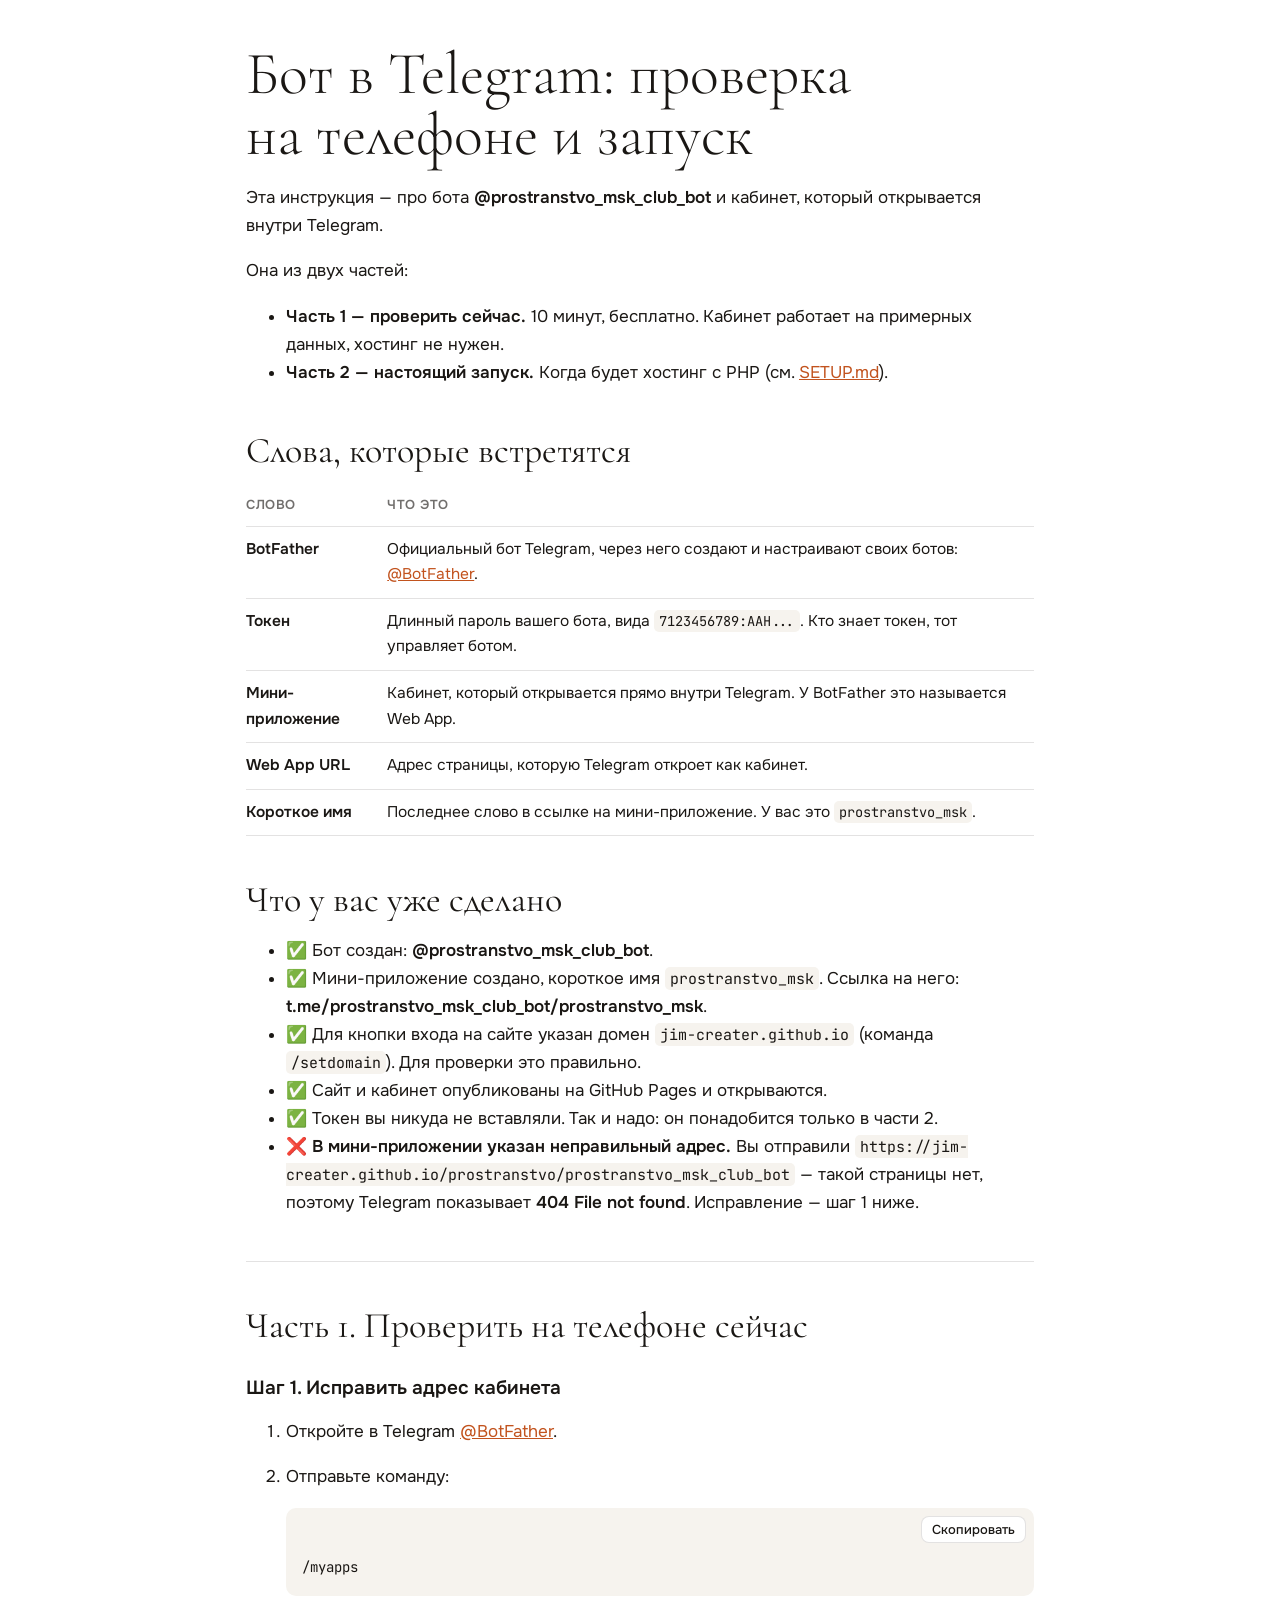
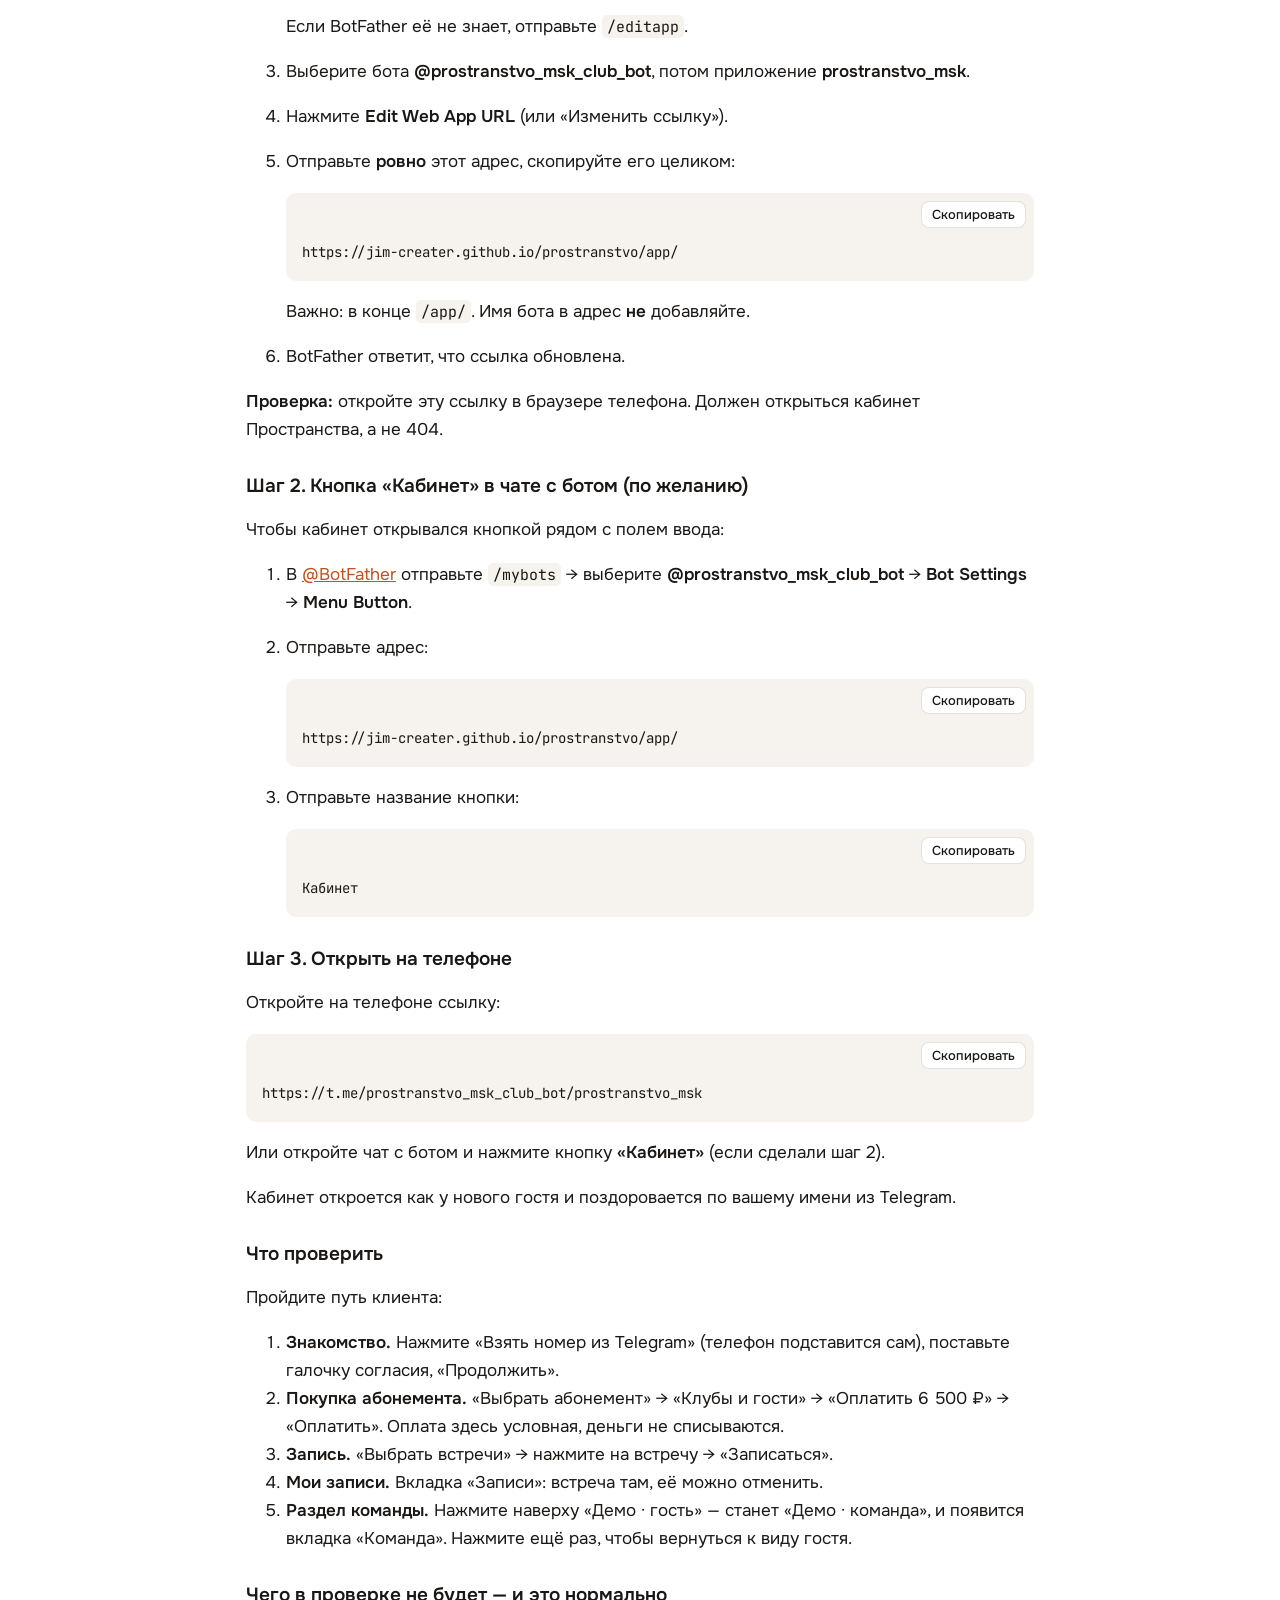
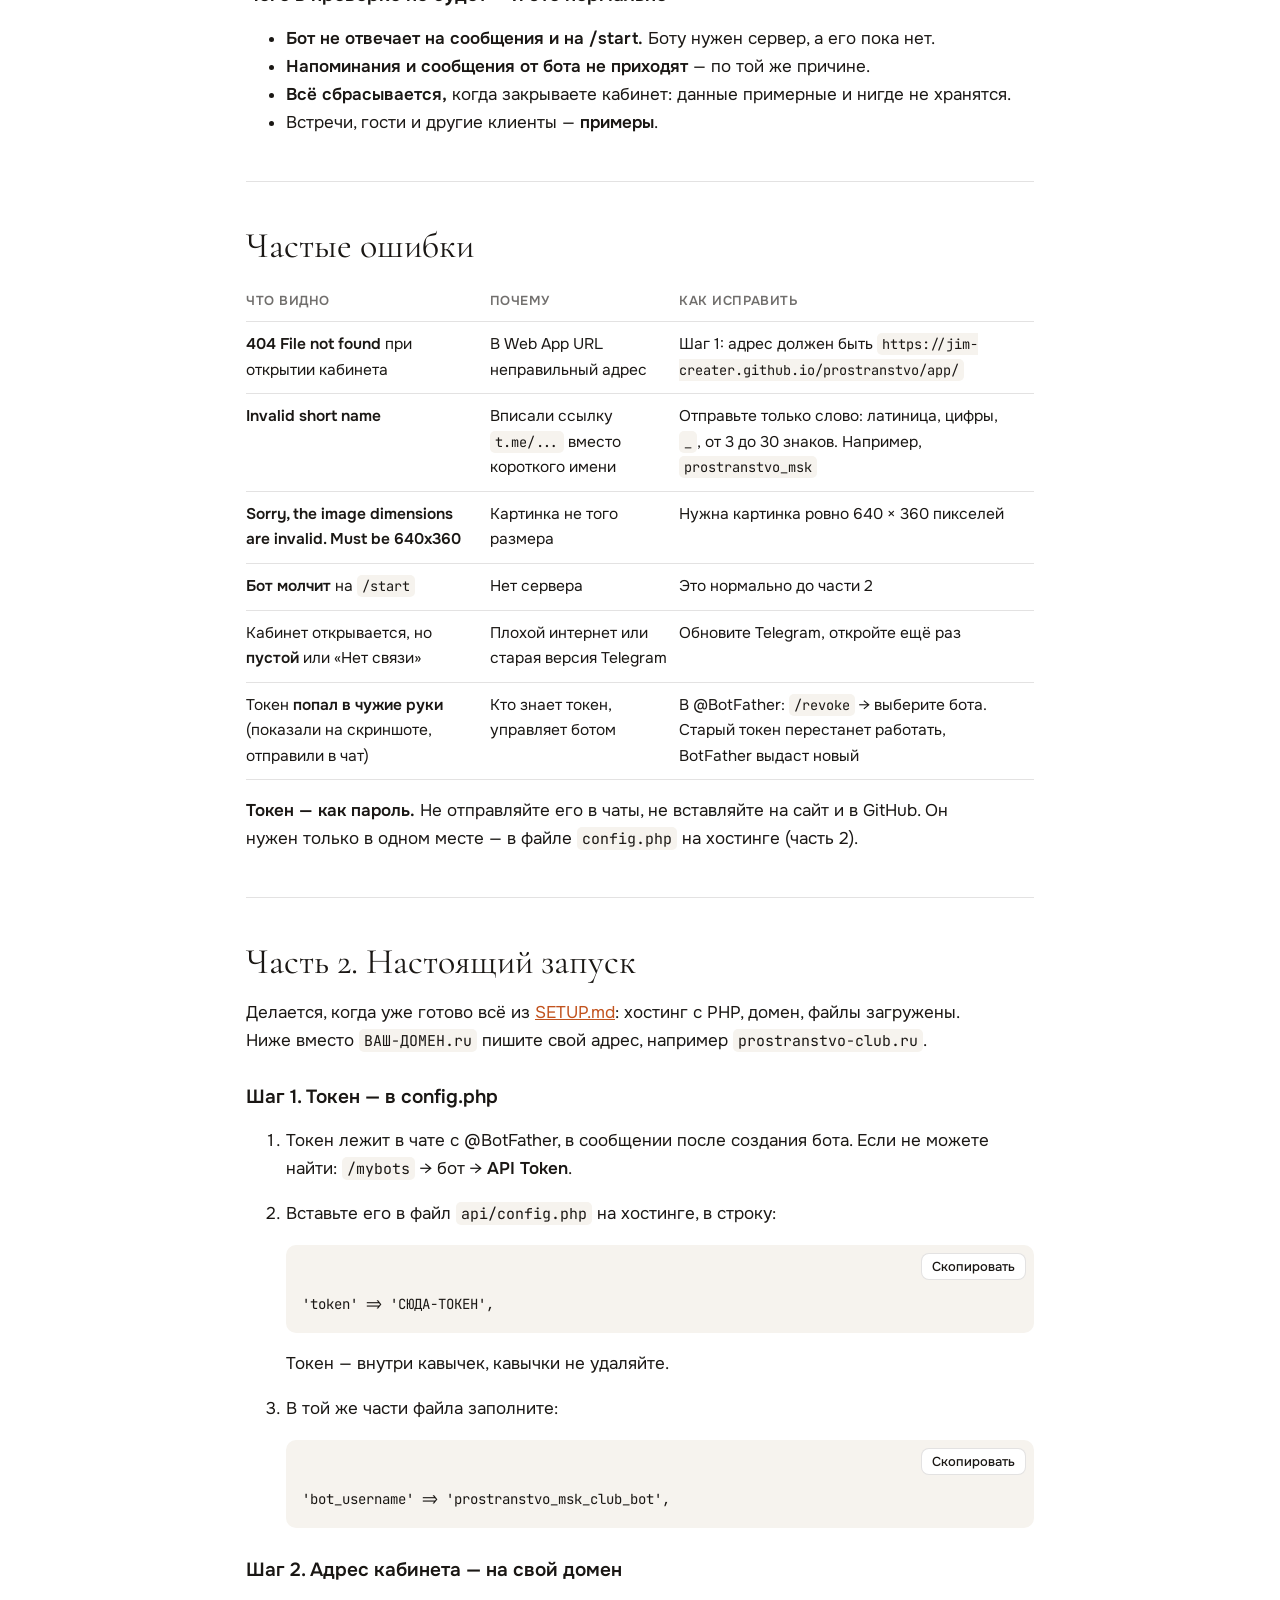
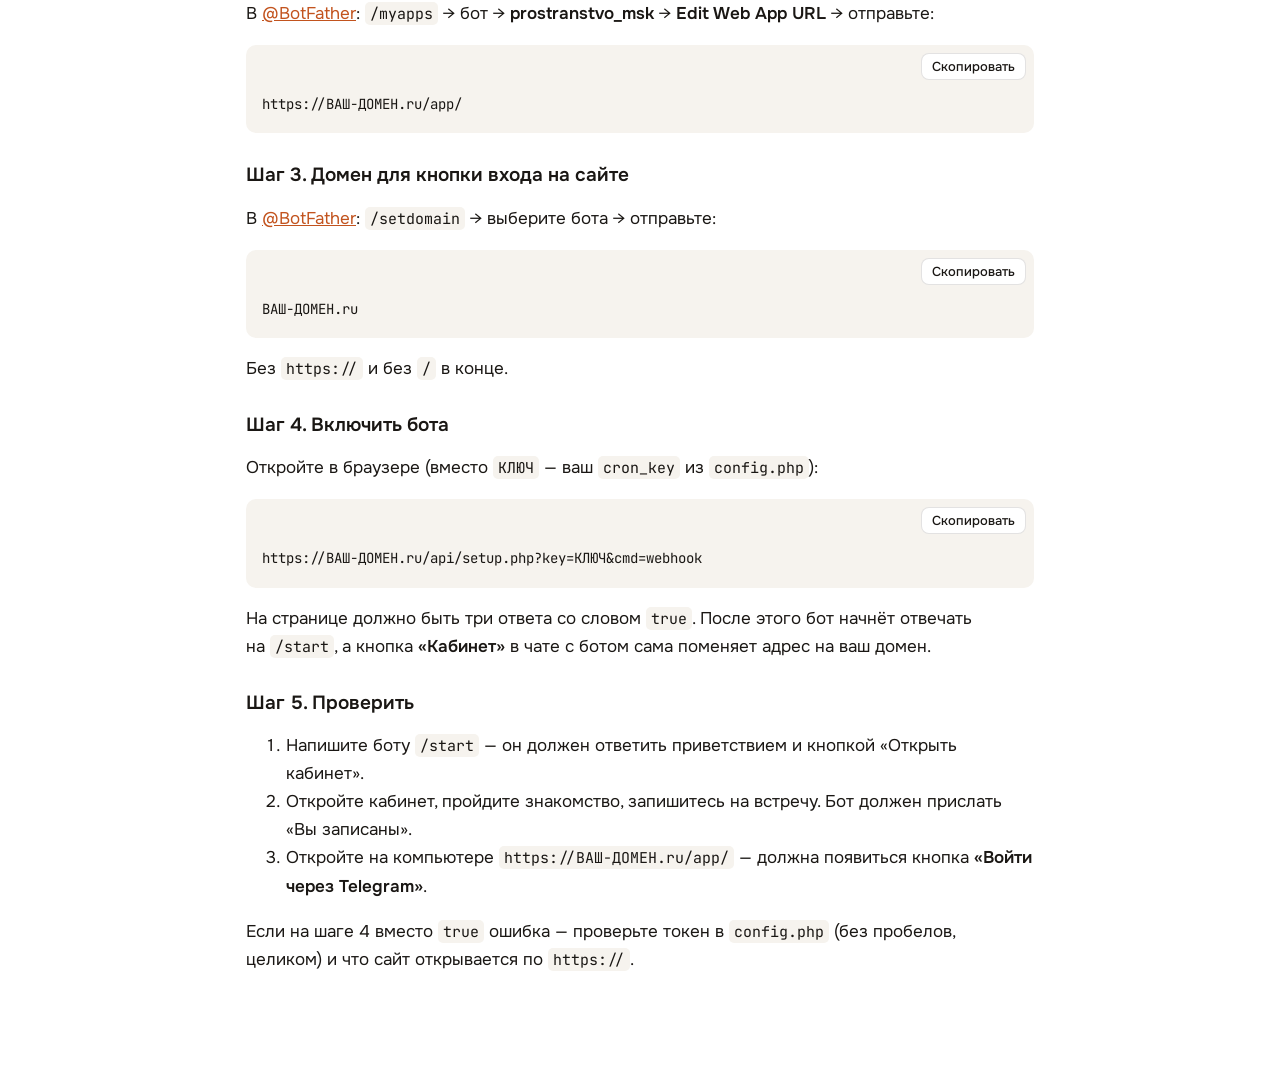
<file: docs/БОТ.html>
<!doctype html>
<html lang="ru">
<head>
<meta charset="utf-8">
<meta name="viewport" content="width=device-width, initial-scale=1">
<title>Бот в Telegram: проверка на телефоне и запуск · Пространство</title>
<link rel="stylesheet" href="https://fonts.googleapis.com/css2?family=Cormorant+Garamond:wght@300;400&family=Onest:wght@400;600&family=JetBrains+Mono&display=swap">
<style>
:root { --fg: #1A1714; --muted: rgba(26,23,20,.62); --line: rgba(26,23,20,.12); --accent: #C2531E; --soft: #F6F3EE; }
* { box-sizing: border-box; }
body { margin: 0; background: #fff; color: var(--fg); font: 400 17px/1.65 "Onest", system-ui, -apple-system, "Segoe UI", sans-serif; -webkit-font-smoothing: antialiased; }
main { max-width: 820px; margin: 0 auto; padding: 32px 16px 96px; }
h1 { font: 300 clamp(38px, 7vw, 60px)/1.02 "Cormorant Garamond", Georgia, serif; margin: 12px 0 18px; text-wrap: balance; }
h2 { font: 400 clamp(28px, 5vw, 36px)/1.1 "Cormorant Garamond", Georgia, serif; margin: 44px 0 10px; text-wrap: balance; }
h3 { font: 600 19px/1.3 "Onest", system-ui, sans-serif; margin: 30px 0 8px; }
p, li { max-width: 68ch; }
a { color: var(--accent); }
hr { border: 0; border-top: 1px solid var(--line); margin: 44px 0; }
code { font: 400 .88em/1.4 "JetBrains Mono", ui-monospace, Menlo, monospace; background: var(--soft); padding: 2px 5px; border-radius: 5px; }
pre { background: var(--soft); padding: 14px 16px; border-radius: 10px; overflow-x: auto; }
pre code { background: none; padding: 0; font-size: 14px; overflow-wrap: normal; }
main, td, li, p { overflow-wrap: anywhere; }
code { overflow-wrap: anywhere; }
a { overflow-wrap: anywhere; }
.table { overflow-x: auto; margin: 14px 0; }
table { border-collapse: collapse; width: 100%; font-size: 15.5px; }
th, td { text-align: left; vertical-align: top; padding: 10px 12px 10px 0; border-bottom: 1px solid var(--line); }
th { font-weight: 600; font-size: 13px; letter-spacing: .04em; text-transform: uppercase; color: var(--muted); }
strong { font-weight: 600; }
.code { position: relative; }
.code pre { padding-top: 46px; white-space: pre-wrap; overflow-wrap: anywhere; }
.code pre code { overflow-wrap: anywhere; }
.copy { position: absolute; top: 8px; right: 8px; border: 1px solid var(--line); background: #fff; border-radius: 8px; padding: 6px 10px; font: 500 13px/1 "Onest", system-ui, sans-serif; color: var(--fg); cursor: pointer; }
.copy.done { color: #3F7A34; border-color: #3F7A34; }
</style>
</head>
<body>
<main>
<h1>Бот в Telegram: проверка на телефоне и запуск</h1>
<p>Эта инструкция — про бота <strong>@prostranstvo_msk_club_bot</strong> и кабинет, который открывается внутри Telegram.</p>
<p>Она из двух частей:</p>
<ul>
<li><strong>Часть 1 — проверить сейчас.</strong> 10 минут, бесплатно. Кабинет работает на примерных данных, хостинг не нужен.</li>
<li><strong>Часть 2 — настоящий запуск.</strong> Когда будет хостинг с PHP (см. <a href="SETUP.html">SETUP.md</a>).</li>
</ul>
<h2>Слова, которые встретятся</h2>
<div class="table"><table>
<thead>
<tr>
<th>Слово</th>
<th>Что это</th>
</tr>
</thead>
<tbody>
<tr>
<td><strong>BotFather</strong></td>
<td>Официальный бот Telegram, через него создают и настраивают своих ботов: <a href="https://t.me/BotFather">@BotFather</a>.</td>
</tr>
<tr>
<td><strong>Токен</strong></td>
<td>Длинный пароль вашего бота, вида <code>7123456789:AAH...</code>. Кто знает токен, тот управляет ботом.</td>
</tr>
<tr>
<td><strong>Мини-приложение</strong></td>
<td>Кабинет, который открывается прямо внутри Telegram. У BotFather это называется Web App.</td>
</tr>
<tr>
<td><strong>Web App URL</strong></td>
<td>Адрес страницы, которую Telegram откроет как кабинет.</td>
</tr>
<tr>
<td><strong>Короткое имя</strong></td>
<td>Последнее слово в ссылке на мини-приложение. У вас это <code>prostranstvo_msk</code>.</td>
</tr>
</tbody>
</table></div>
<h2>Что у вас уже сделано</h2>
<ul>
<li>✅ Бот создан: <strong>@prostranstvo_msk_club_bot</strong>.</li>
<li>✅ Мини-приложение создано, короткое имя <code>prostranstvo_msk</code>. Ссылка на него: <strong>t.me/prostranstvo_msk_club_bot/prostranstvo_msk</strong>.</li>
<li>✅ Для кнопки входа на сайте указан домен <code>jim-creater.github.io</code> (команда <code>/setdomain</code>). Для проверки это правильно.</li>
<li>✅ Сайт и кабинет опубликованы на GitHub Pages и открываются.</li>
<li>✅ Токен вы никуда не вставляли. Так и надо: он понадобится только в части 2.</li>
<li>❌ <strong>В мини-приложении указан неправильный адрес.</strong> Вы отправили <code>https://jim-creater.github.io/prostranstvo/prostranstvo_msk_club_bot</code> — такой страницы нет, поэтому Telegram показывает <strong>404 File not found</strong>. Исправление — шаг 1 ниже.</li>
</ul>
<hr />
<h2>Часть 1. Проверить на телефоне сейчас</h2>
<h3>Шаг 1. Исправить адрес кабинета</h3>
<ol>
<li>
<p>Откройте в Telegram <a href="https://t.me/BotFather">@BotFather</a>.</p>
</li>
<li>
<p>Отправьте команду:</p>
<div class="code"><button class="copy" type="button">Скопировать</button><pre><code>/myapps
</code></pre></div>
<p>Если BotFather её не знает, отправьте <code>/editapp</code>.</p>
</li>
<li>
<p>Выберите бота <strong>@prostranstvo_msk_club_bot</strong>, потом приложение <strong>prostranstvo_msk</strong>.</p>
</li>
<li>
<p>Нажмите <strong>Edit Web App URL</strong> (или «Изменить ссылку»).</p>
</li>
<li>
<p>Отправьте <strong>ровно</strong> этот адрес, скопируйте его целиком:</p>
<div class="code"><button class="copy" type="button">Скопировать</button><pre><code>https://jim-creater.github.io/prostranstvo/app/
</code></pre></div>
<p>Важно: в конце <code>/app/</code>. Имя бота в адрес <strong>не</strong> добавляйте.</p>
</li>
<li>
<p>BotFather ответит, что ссылка обновлена.</p>
</li>
</ol>
<p><strong>Проверка:</strong> откройте эту ссылку в браузере телефона. Должен открыться кабинет Пространства, а не 404.</p>
<h3>Шаг 2. Кнопка «Кабинет» в чате с ботом (по желанию)</h3>
<p>Чтобы кабинет открывался кнопкой рядом с полем ввода:</p>
<ol>
<li>
<p>В <a href="https://t.me/BotFather">@BotFather</a> отправьте <code>/mybots</code> → выберите <strong>@prostranstvo_msk_club_bot</strong> → <strong>Bot Settings</strong> → <strong>Menu Button</strong>.</p>
</li>
<li>
<p>Отправьте адрес:</p>
<div class="code"><button class="copy" type="button">Скопировать</button><pre><code>https://jim-creater.github.io/prostranstvo/app/
</code></pre></div>
</li>
<li>
<p>Отправьте название кнопки:</p>
<div class="code"><button class="copy" type="button">Скопировать</button><pre><code>Кабинет
</code></pre></div>
</li>
</ol>
<h3>Шаг 3. Открыть на телефоне</h3>
<p>Откройте на телефоне ссылку:</p>
<div class="code"><button class="copy" type="button">Скопировать</button><pre><code>https://t.me/prostranstvo_msk_club_bot/prostranstvo_msk
</code></pre></div>
<p>Или откройте чат с ботом и нажмите кнопку <strong>«Кабинет»</strong> (если сделали шаг 2).</p>
<p>Кабинет откроется как у нового гостя и поздоровается по вашему имени из Telegram.</p>
<h3>Что проверить</h3>
<p>Пройдите путь клиента:</p>
<ol>
<li><strong>Знакомство.</strong> Нажмите «Взять номер из Telegram» (телефон подставится сам), поставьте галочку согласия, «Продолжить».</li>
<li><strong>Покупка абонемента.</strong> «Выбрать абонемент» → «Клубы и гости» → «Оплатить 6 500 ₽» → «Оплатить». Оплата здесь условная, деньги не списываются.</li>
<li><strong>Запись.</strong> «Выбрать встречи» → нажмите на встречу → «Записаться».</li>
<li><strong>Мои записи.</strong> Вкладка «Записи»: встреча там, её можно отменить.</li>
<li><strong>Раздел команды.</strong> Нажмите наверху «Демо · гость» — станет «Демо · команда», и появится вкладка «Команда». Нажмите ещё раз, чтобы вернуться к виду гостя.</li>
</ol>
<h3>Чего в проверке не будет — и это нормально</h3>
<ul>
<li><strong>Бот не отвечает на сообщения и на /start.</strong> Боту нужен сервер, а его пока нет.</li>
<li><strong>Напоминания и сообщения от бота не приходят</strong> — по той же причине.</li>
<li><strong>Всё сбрасывается,</strong> когда закрываете кабинет: данные примерные и нигде не хранятся.</li>
<li>Встречи, гости и другие клиенты — <strong>примеры</strong>.</li>
</ul>
<hr />
<h2>Частые ошибки</h2>
<div class="table"><table>
<thead>
<tr>
<th>Что видно</th>
<th>Почему</th>
<th>Как исправить</th>
</tr>
</thead>
<tbody>
<tr>
<td><strong>404 File not found</strong> при открытии кабинета</td>
<td>В Web App URL неправильный адрес</td>
<td>Шаг 1: адрес должен быть <code>https://jim-creater.github.io/prostranstvo/app/</code></td>
</tr>
<tr>
<td><strong>Invalid short name</strong></td>
<td>Вписали ссылку <code>t.me/...</code> вместо короткого имени</td>
<td>Отправьте только слово: латиница, цифры, <code>_</code>, от 3 до 30 знаков. Например, <code>prostranstvo_msk</code></td>
</tr>
<tr>
<td><strong>Sorry, the image dimensions are invalid. Must be 640x360</strong></td>
<td>Картинка не того размера</td>
<td>Нужна картинка ровно 640 × 360 пикселей</td>
</tr>
<tr>
<td><strong>Бот молчит</strong> на <code>/start</code></td>
<td>Нет сервера</td>
<td>Это нормально до части 2</td>
</tr>
<tr>
<td>Кабинет открывается, но <strong>пустой</strong> или «Нет связи»</td>
<td>Плохой интернет или старая версия Telegram</td>
<td>Обновите Telegram, откройте ещё раз</td>
</tr>
<tr>
<td>Токен <strong>попал в чужие руки</strong> (показали на скриншоте, отправили в чат)</td>
<td>Кто знает токен, управляет ботом</td>
<td>В @BotFather: <code>/revoke</code> → выберите бота. Старый токен перестанет работать, BotFather выдаст новый</td>
</tr>
</tbody>
</table></div>
<p><strong>Токен — как пароль.</strong> Не отправляйте его в чаты, не вставляйте на сайт и в GitHub. Он нужен только в одном месте — в файле <code>config.php</code> на хостинге (часть 2).</p>
<hr />
<h2>Часть 2. Настоящий запуск</h2>
<p>Делается, когда уже готово всё из <a href="SETUP.html">SETUP.md</a>: хостинг с PHP, домен, файлы загружены. Ниже вместо <code>ВАШ-ДОМЕН.ru</code> пишите свой адрес, например <code>prostranstvo-club.ru</code>.</p>
<h3>Шаг 1. Токен — в config.php</h3>
<ol>
<li>
<p>Токен лежит в чате с @BotFather, в сообщении после создания бота. Если не можете найти: <code>/mybots</code> → бот → <strong>API Token</strong>.</p>
</li>
<li>
<p>Вставьте его в файл <code>api/config.php</code> на хостинге, в строку:</p>
<div class="code"><button class="copy" type="button">Скопировать</button><pre><code>'token' =&gt; 'СЮДА-ТОКЕН',
</code></pre></div>
<p>Токен — внутри кавычек, кавычки не удаляйте.</p>
</li>
<li>
<p>В той же части файла заполните:</p>
<div class="code"><button class="copy" type="button">Скопировать</button><pre><code>'bot_username' =&gt; 'prostranstvo_msk_club_bot',
</code></pre></div>
</li>
</ol>
<h3>Шаг 2. Адрес кабинета — на свой домен</h3>
<p>В <a href="https://t.me/BotFather">@BotFather</a>: <code>/myapps</code> → бот → <strong>prostranstvo_msk</strong> → <strong>Edit Web App URL</strong> → отправьте:</p>
<div class="code"><button class="copy" type="button">Скопировать</button><pre><code>https://ВАШ-ДОМЕН.ru/app/
</code></pre></div>
<h3>Шаг 3. Домен для кнопки входа на сайте</h3>
<p>В <a href="https://t.me/BotFather">@BotFather</a>: <code>/setdomain</code> → выберите бота → отправьте:</p>
<div class="code"><button class="copy" type="button">Скопировать</button><pre><code>ВАШ-ДОМЕН.ru
</code></pre></div>
<p>Без <code>https://</code> и без <code>/</code> в конце.</p>
<h3>Шаг 4. Включить бота</h3>
<p>Откройте в браузере (вместо <code>КЛЮЧ</code> — ваш <code>cron_key</code> из <code>config.php</code>):</p>
<div class="code"><button class="copy" type="button">Скопировать</button><pre><code>https://ВАШ-ДОМЕН.ru/api/setup.php?key=КЛЮЧ&amp;cmd=webhook
</code></pre></div>
<p>На странице должно быть три ответа со словом <code>true</code>. После этого бот начнёт отвечать на <code>/start</code>, а кнопка <strong>«Кабинет»</strong> в чате с ботом сама поменяет адрес на ваш домен.</p>
<h3>Шаг 5. Проверить</h3>
<ol>
<li>Напишите боту <code>/start</code> — он должен ответить приветствием и кнопкой «Открыть кабинет».</li>
<li>Откройте кабинет, пройдите знакомство, запишитесь на встречу. Бот должен прислать «Вы записаны».</li>
<li>Откройте на компьютере <code>https://ВАШ-ДОМЕН.ru/app/</code> — должна появиться кнопка <strong>«Войти через Telegram»</strong>.</li>
</ol>
<p>Если на шаге 4 вместо <code>true</code> ошибка — проверьте токен в <code>config.php</code> (без пробелов, целиком) и что сайт открывается по <code>https://</code>.</p>

</main>
<script>
document.querySelectorAll('.copy').forEach(function (b) {
  b.addEventListener('click', function () {
    var text = b.parentNode.querySelector('code').innerText.trim();
    function ok() { b.textContent = 'Скопировано'; b.classList.add('done'); setTimeout(function () { b.textContent = 'Скопировать'; b.classList.remove('done'); }, 2000); }
    function pick() { var r = document.createRange(); r.selectNodeContents(b.parentNode.querySelector('code')); var s = getSelection(); s.removeAllRanges(); s.addRange(r); }
    if (navigator.clipboard) navigator.clipboard.writeText(text).then(ok, pick); else pick();
  });
});
</script>
</body>
</html>
</file>
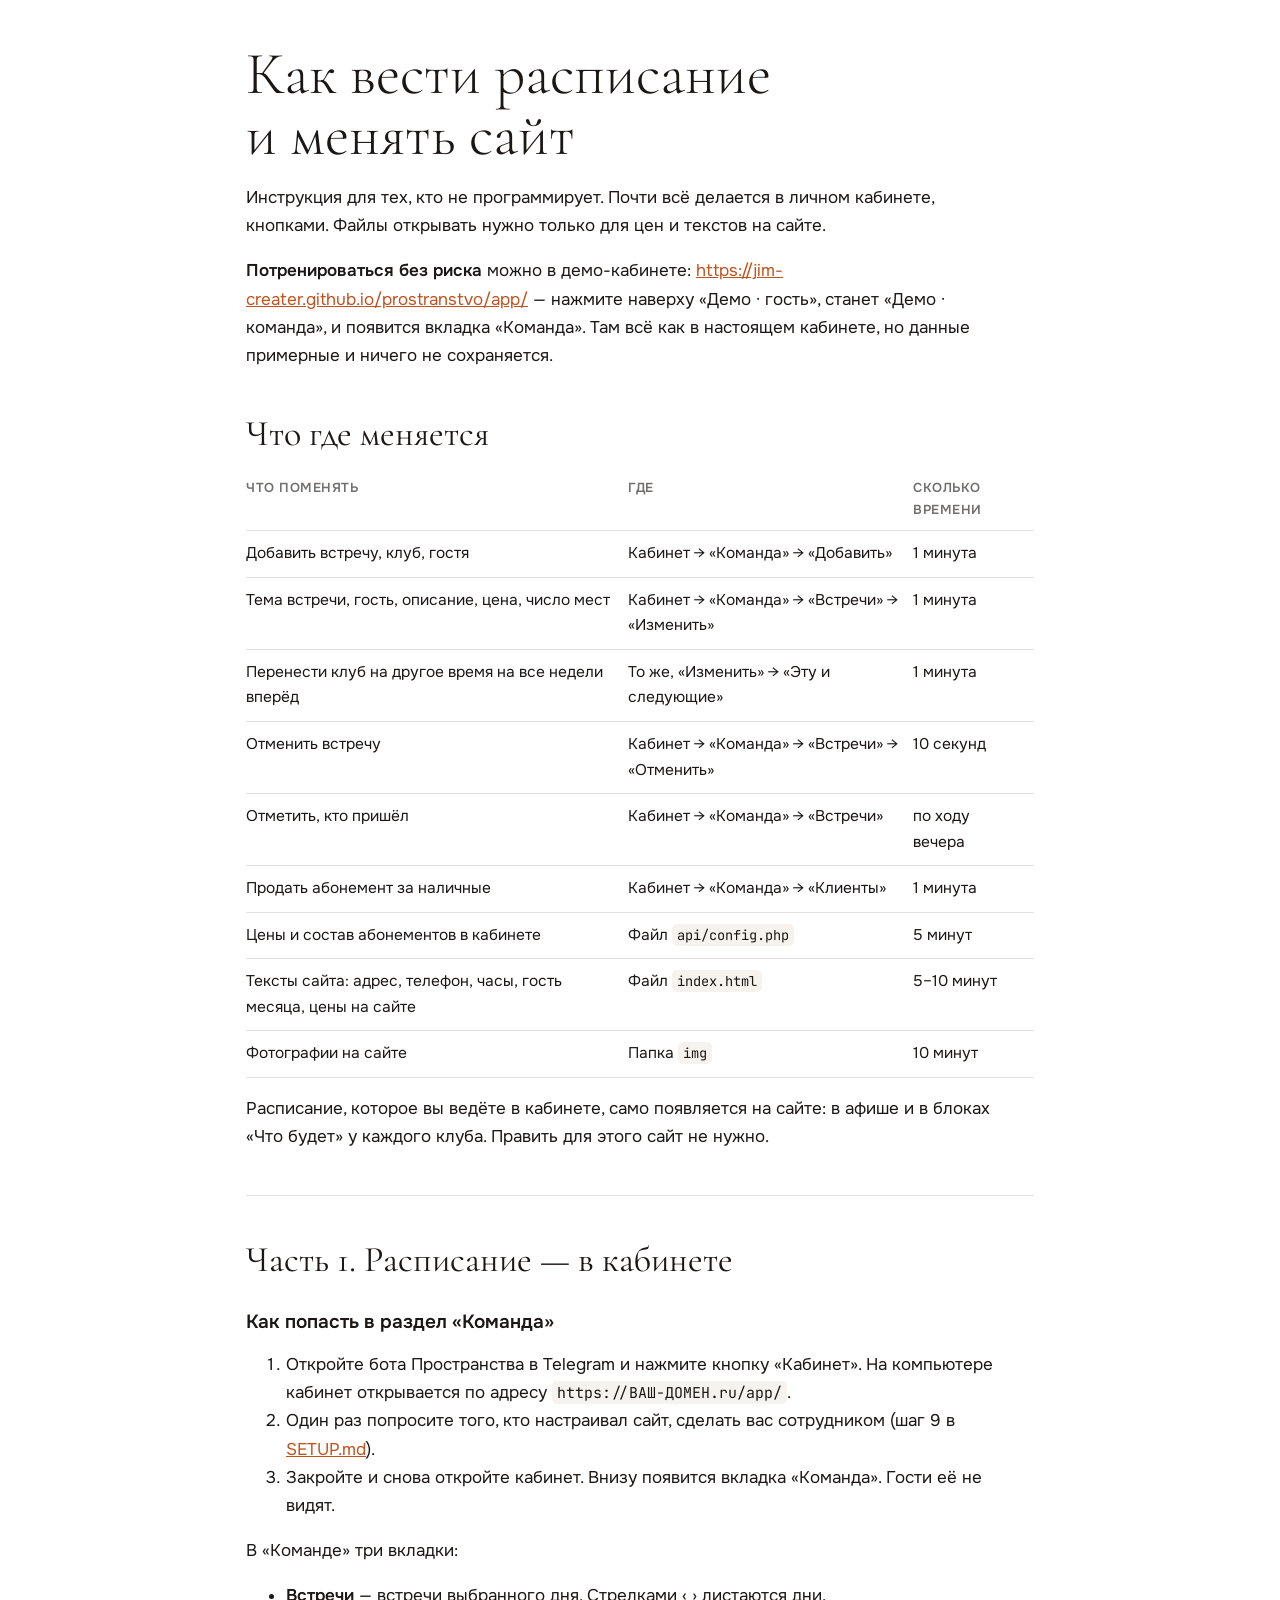
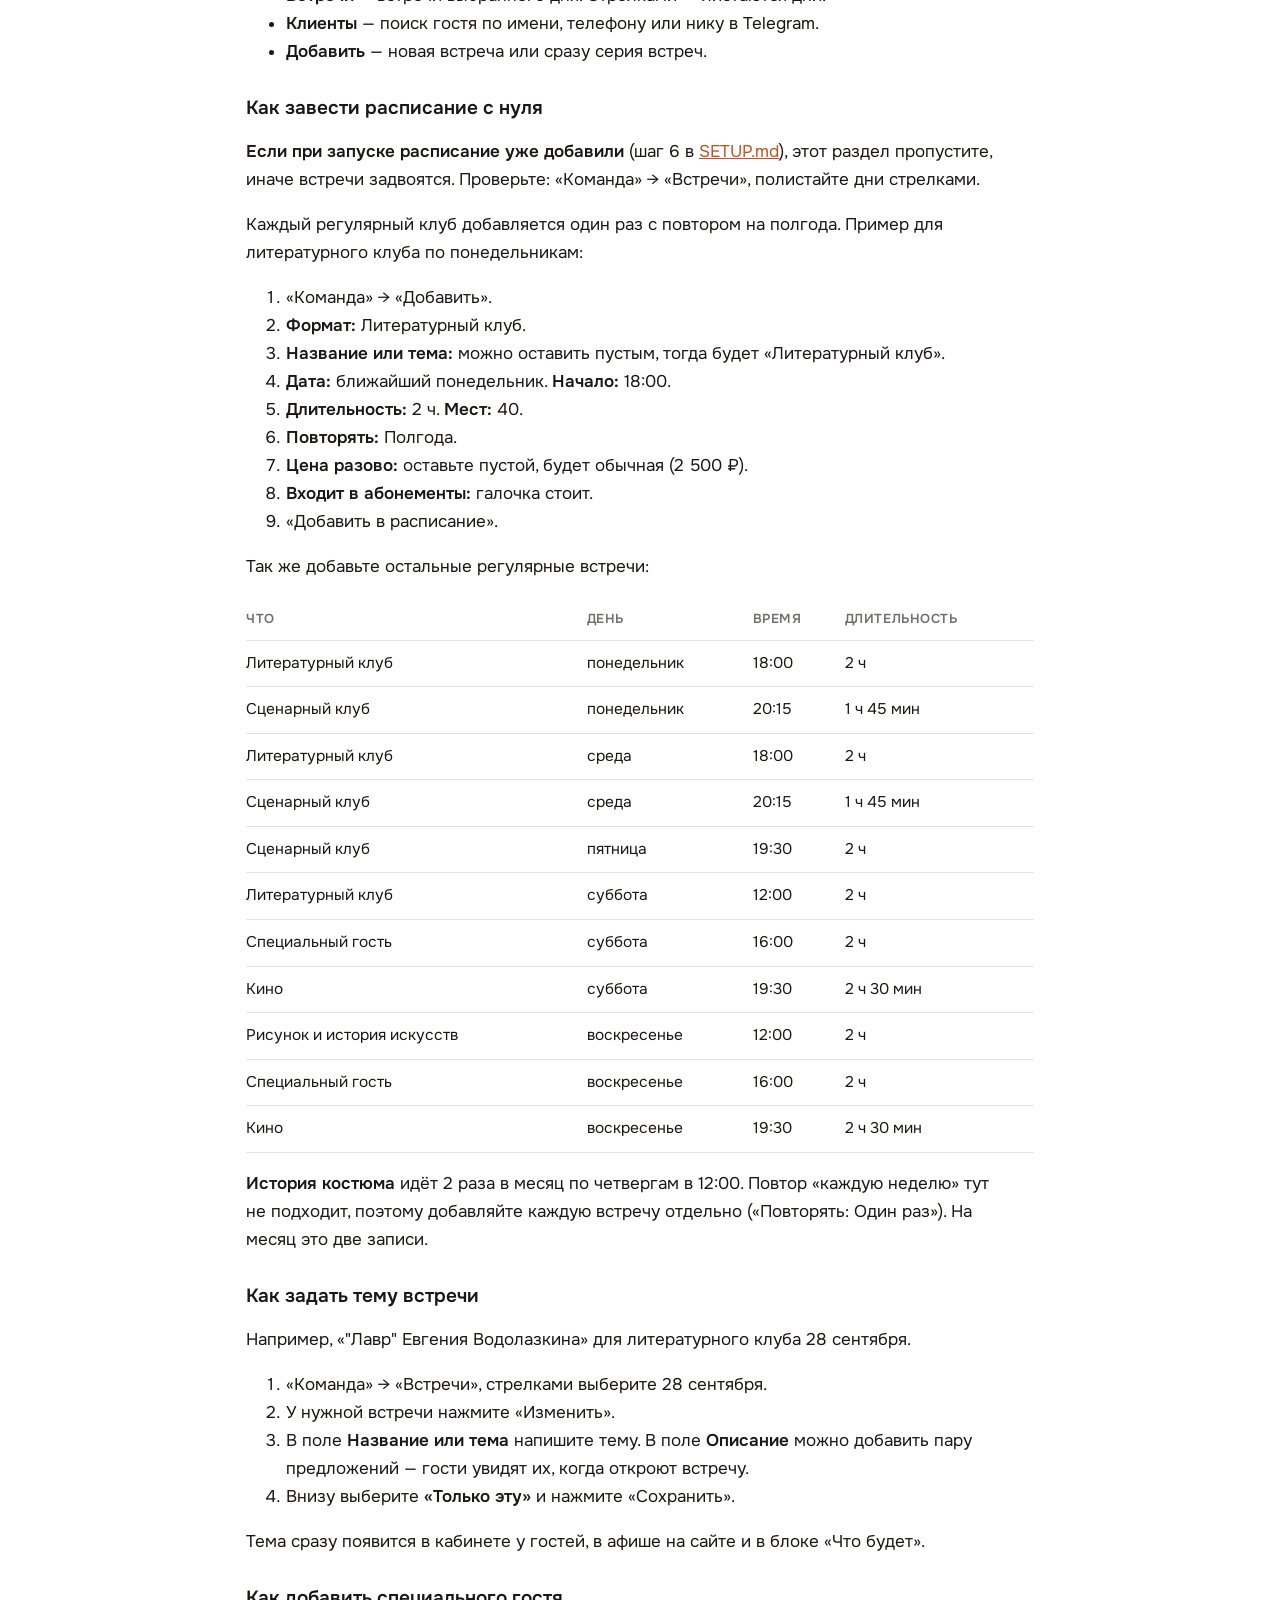
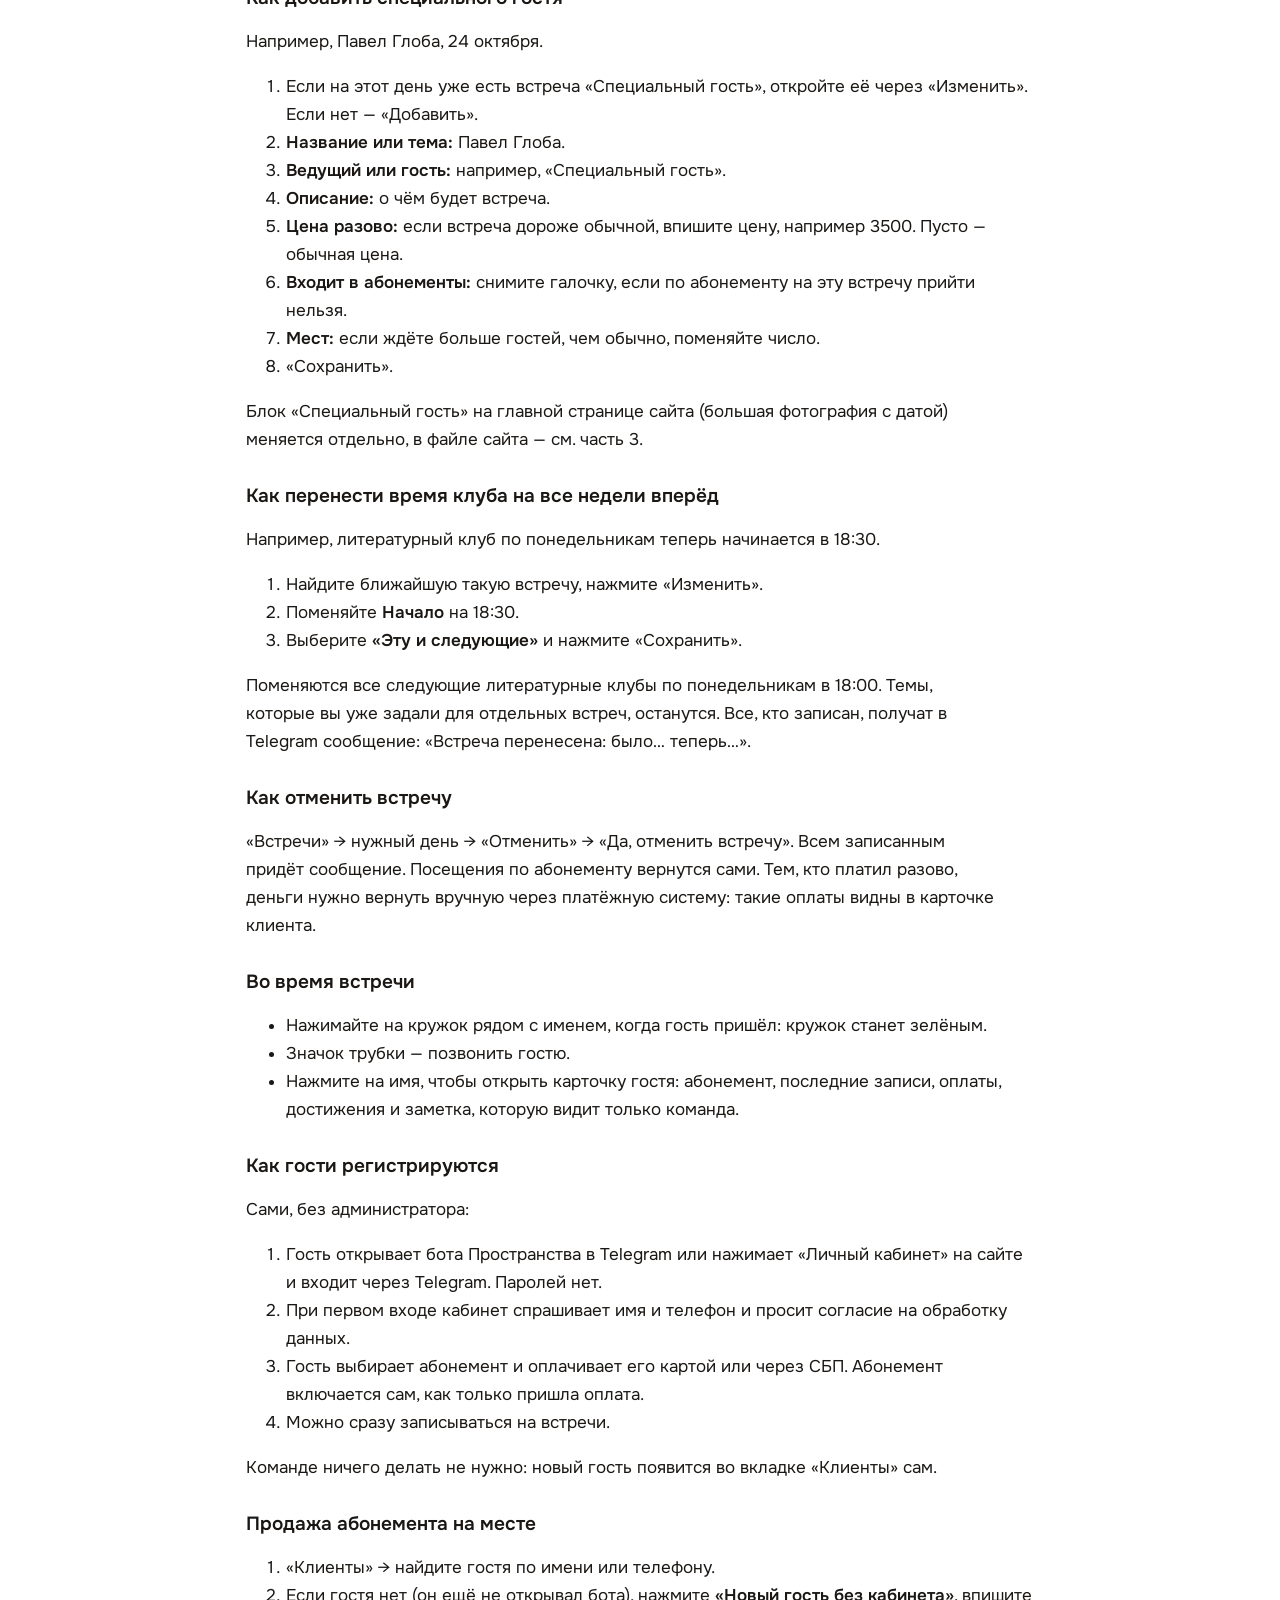
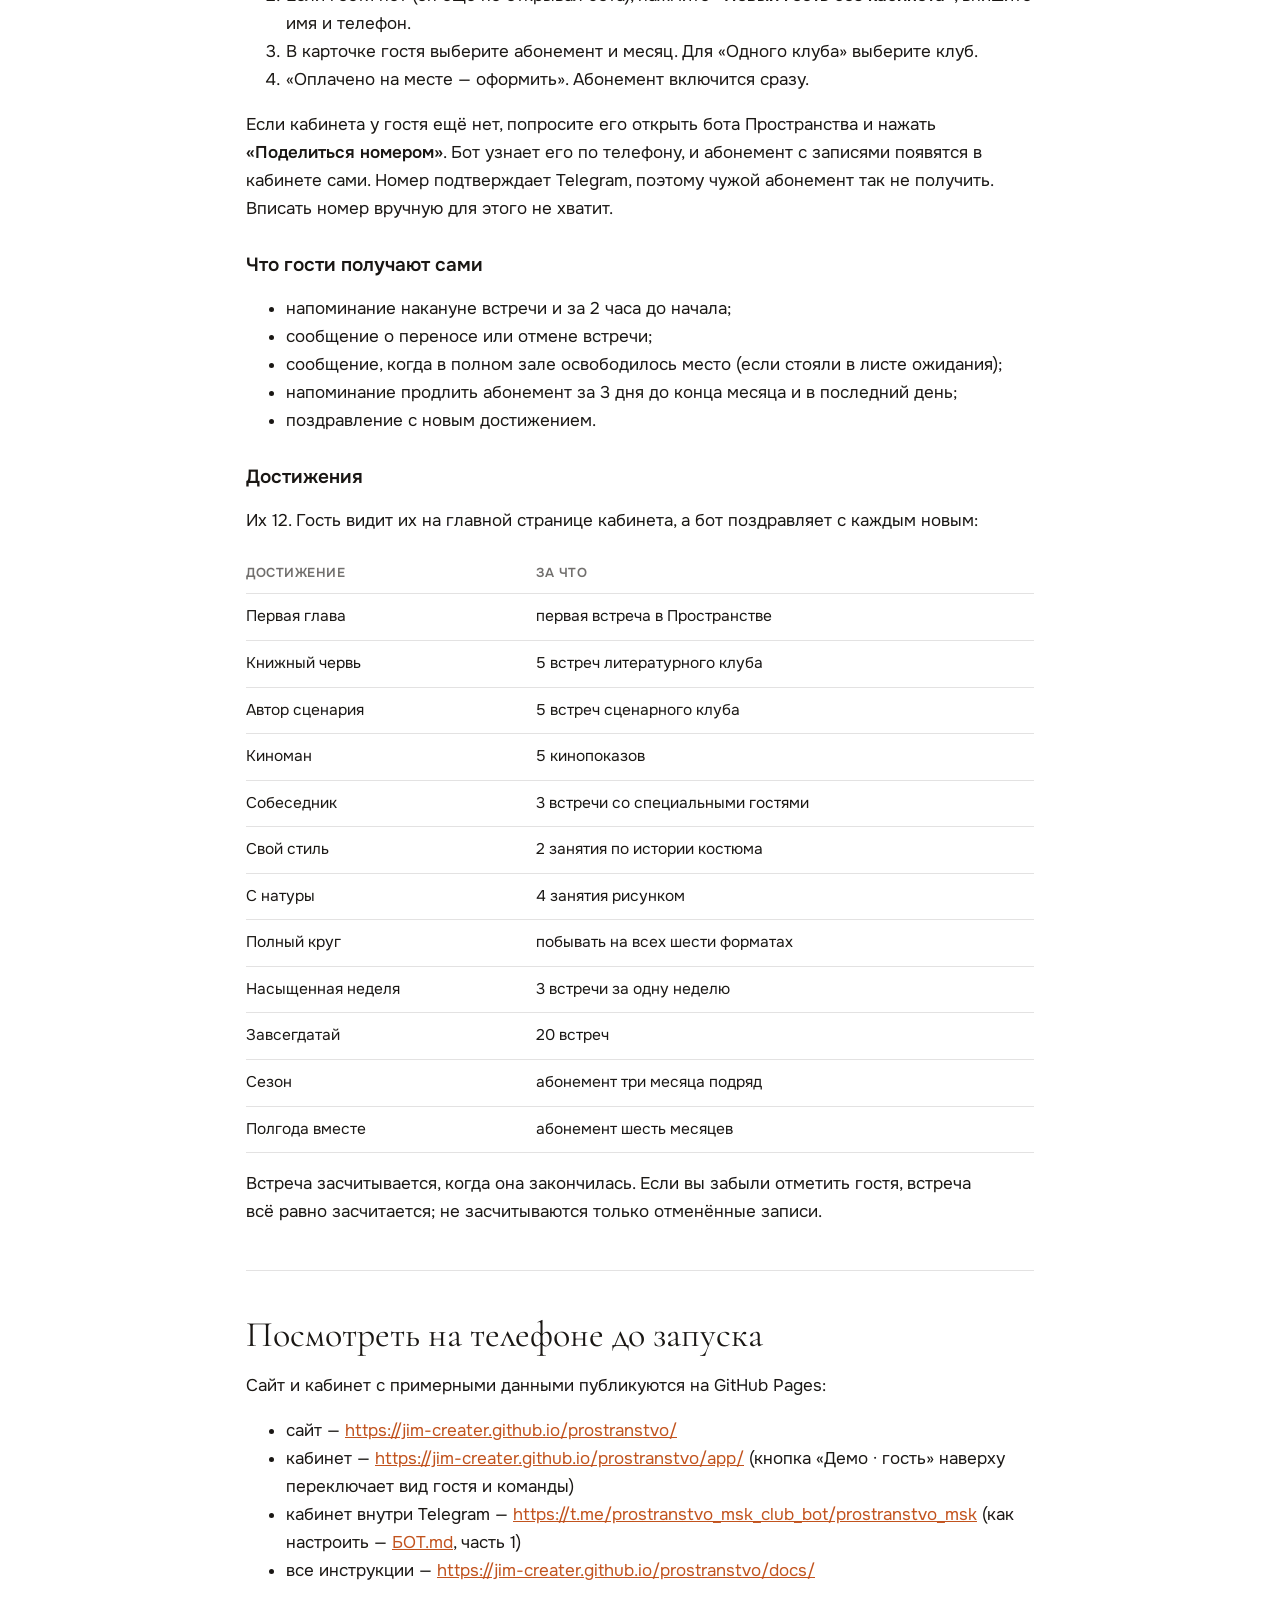
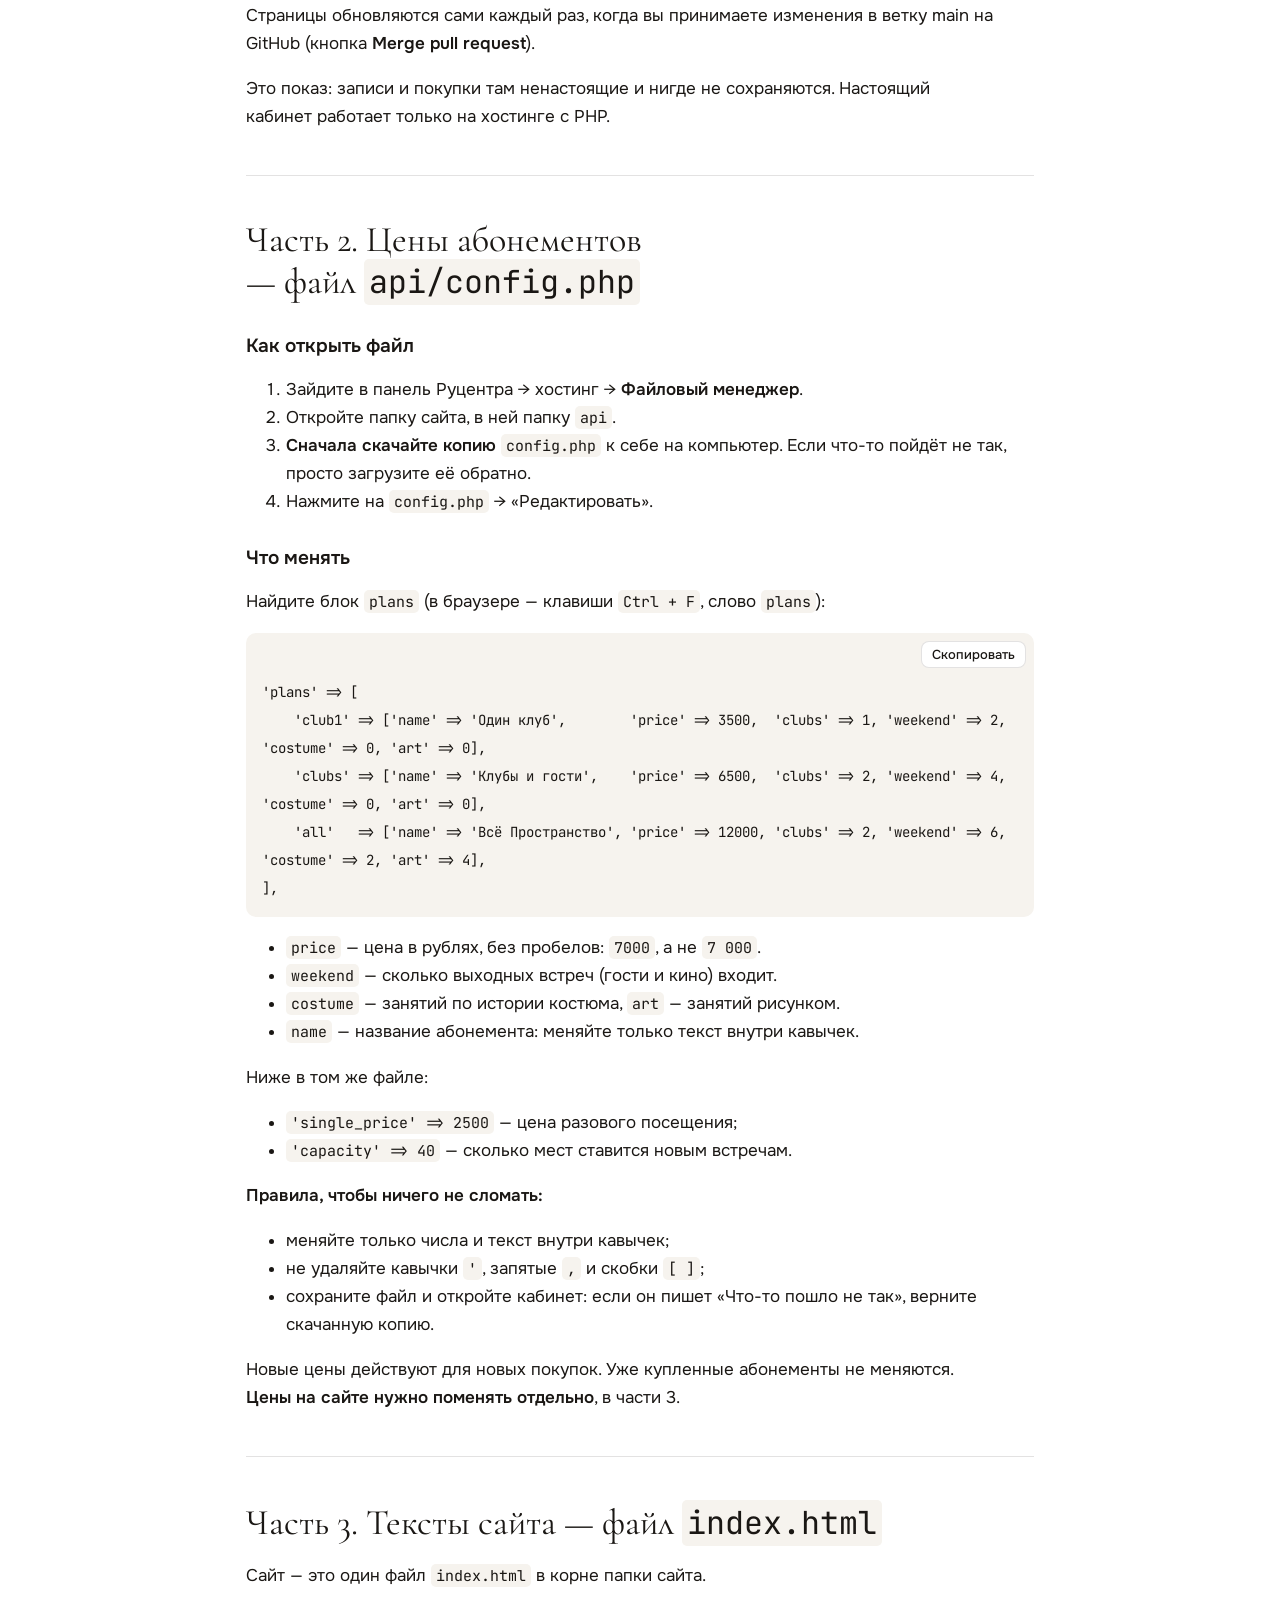
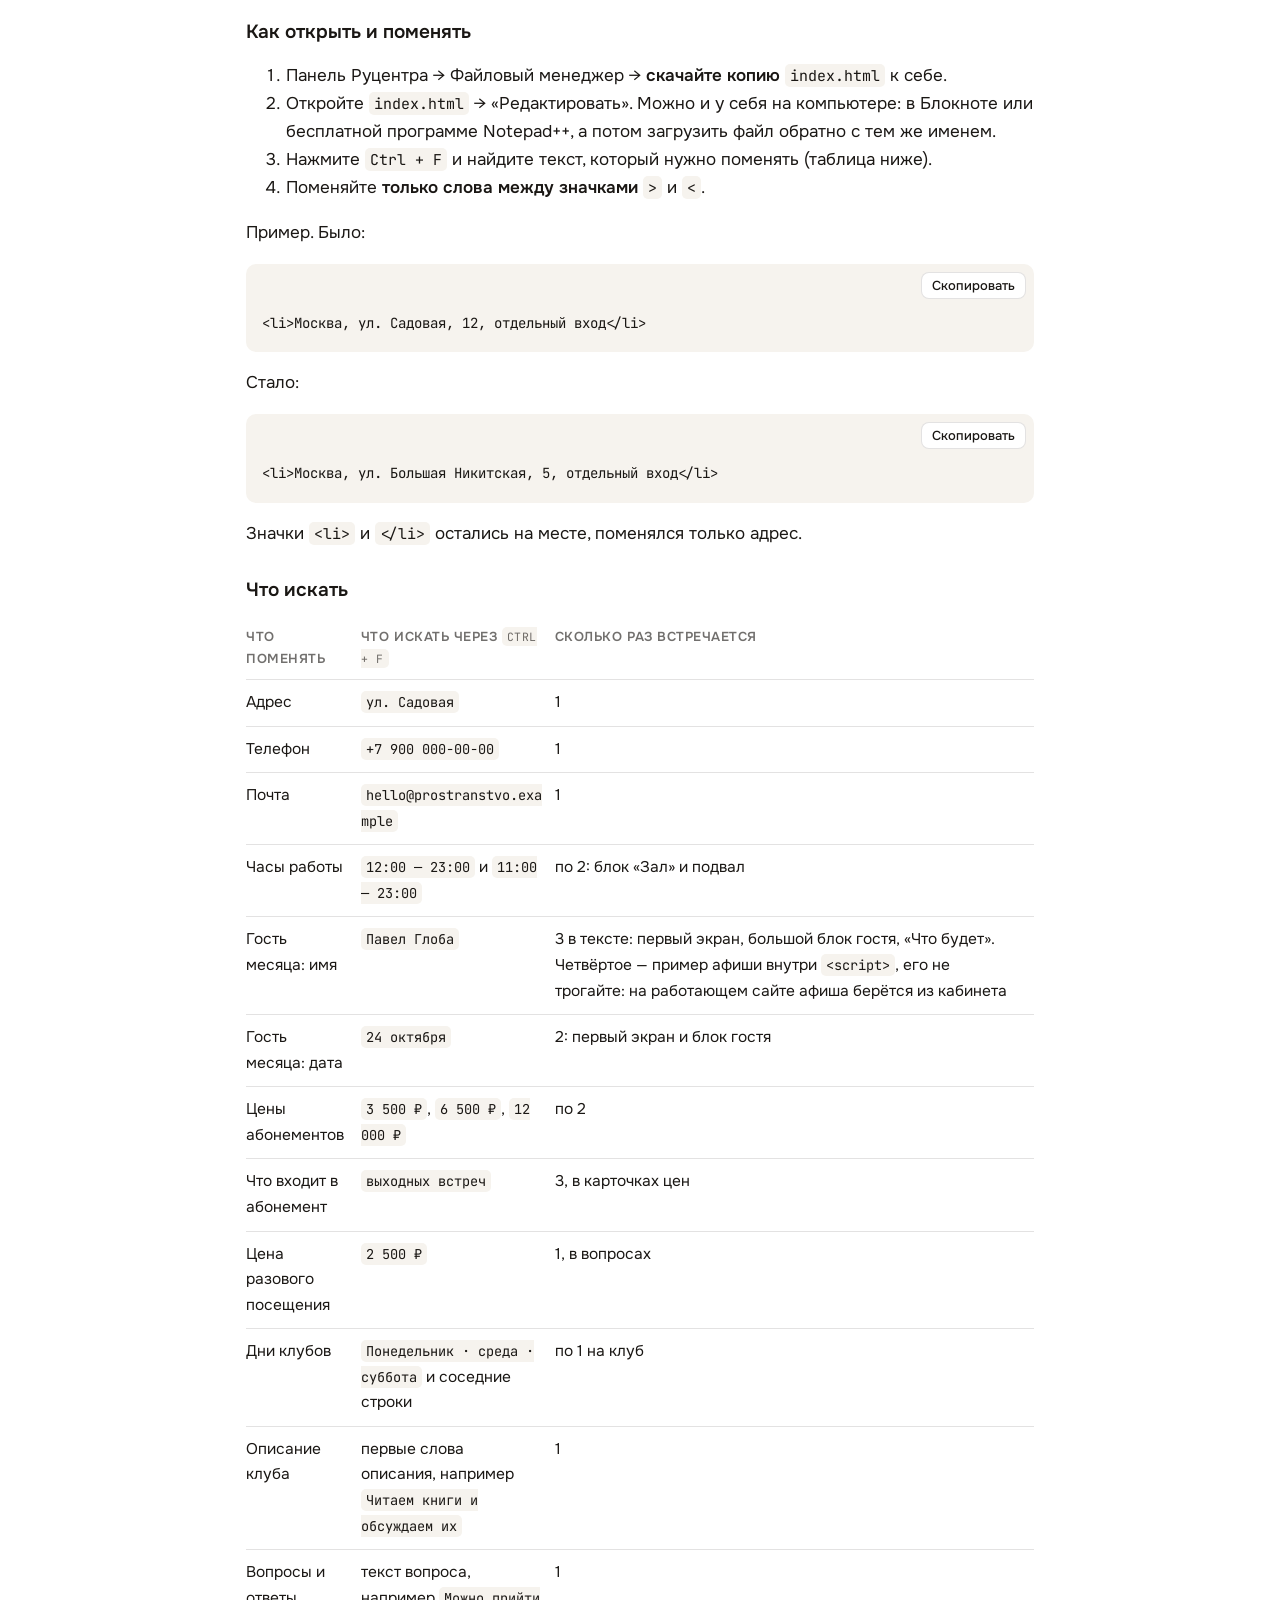
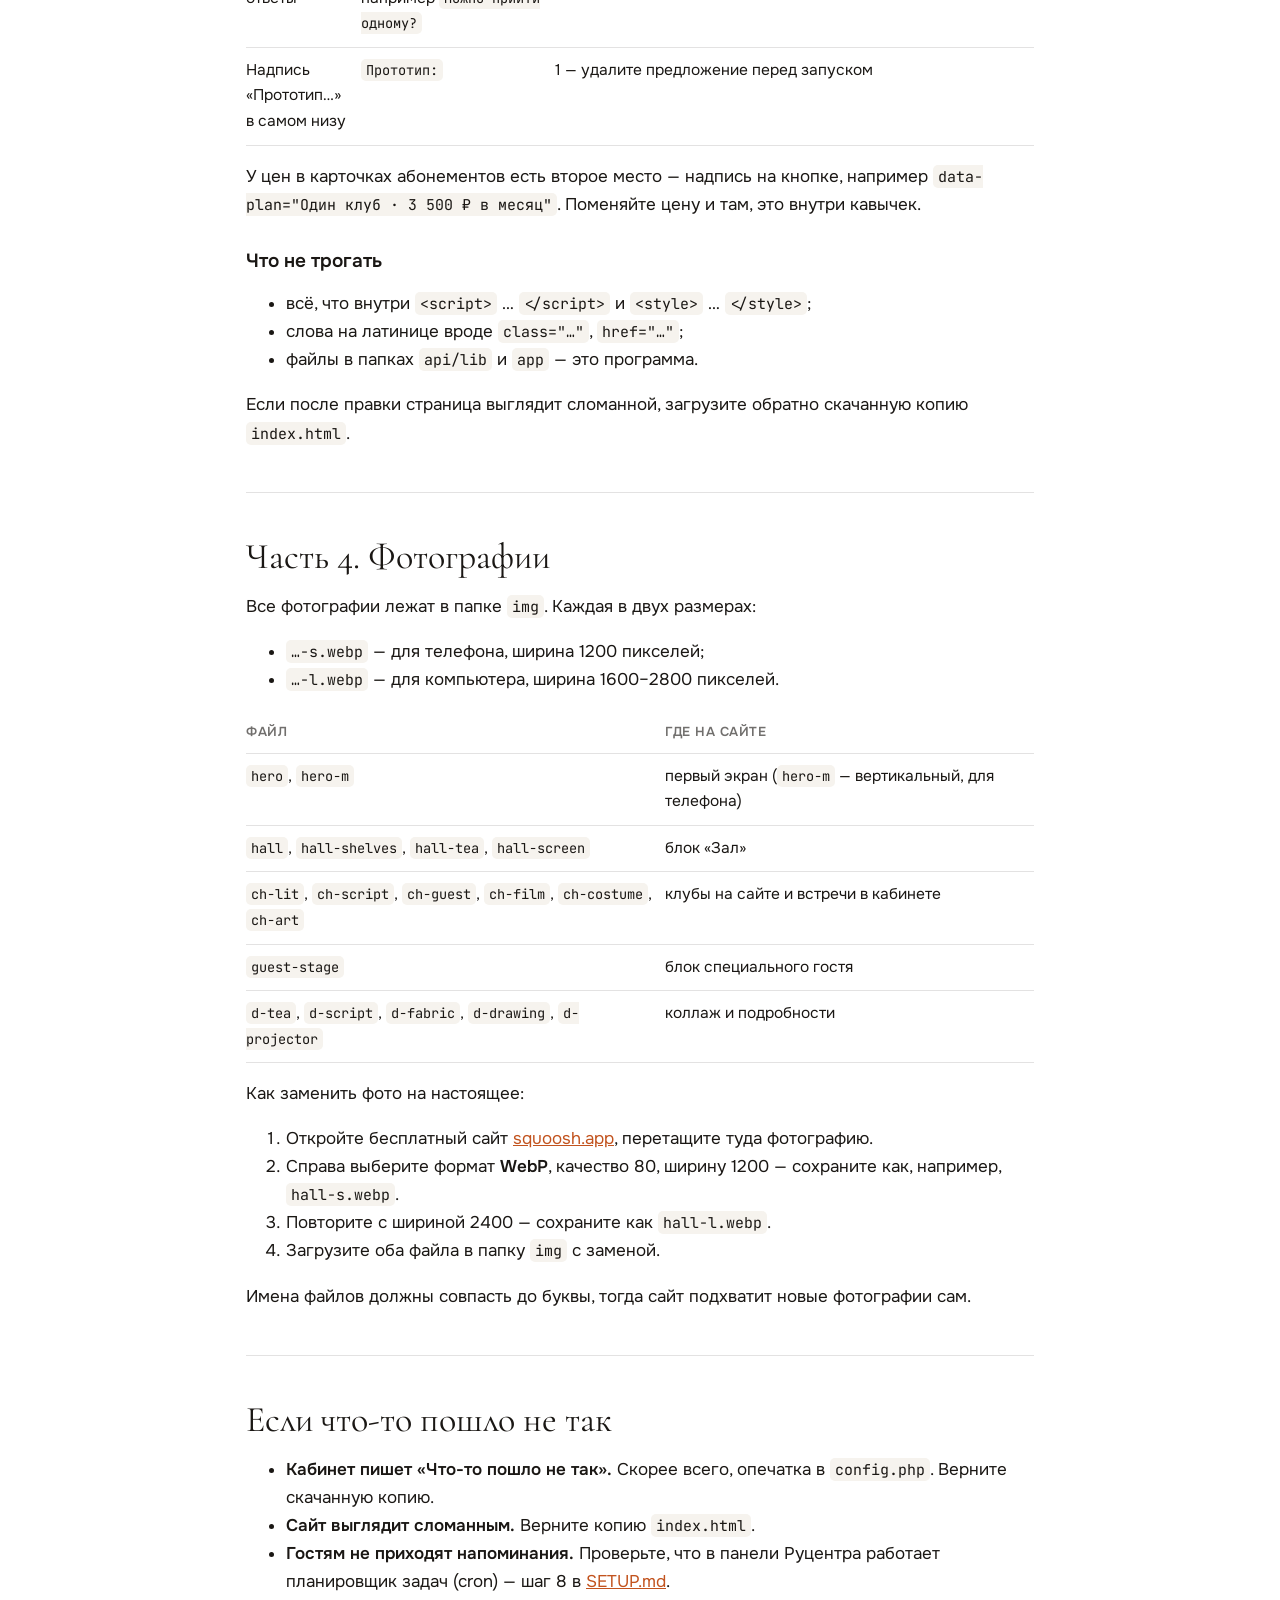
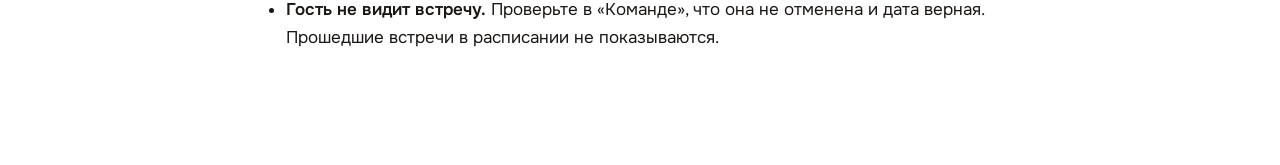
<file: docs/ИНСТРУКЦИЯ.html>
<!doctype html>
<html lang="ru">
<head>
<meta charset="utf-8">
<meta name="viewport" content="width=device-width, initial-scale=1">
<title>Как вести расписание и менять сайт · Пространство</title>
<link rel="stylesheet" href="https://fonts.googleapis.com/css2?family=Cormorant+Garamond:wght@300;400&family=Onest:wght@400;600&family=JetBrains+Mono&display=swap">
<style>
:root { --fg: #1A1714; --muted: rgba(26,23,20,.62); --line: rgba(26,23,20,.12); --accent: #C2531E; --soft: #F6F3EE; }
* { box-sizing: border-box; }
body { margin: 0; background: #fff; color: var(--fg); font: 400 17px/1.65 "Onest", system-ui, -apple-system, "Segoe UI", sans-serif; -webkit-font-smoothing: antialiased; }
main { max-width: 820px; margin: 0 auto; padding: 32px 16px 96px; }
h1 { font: 300 clamp(38px, 7vw, 60px)/1.02 "Cormorant Garamond", Georgia, serif; margin: 12px 0 18px; text-wrap: balance; }
h2 { font: 400 clamp(28px, 5vw, 36px)/1.1 "Cormorant Garamond", Georgia, serif; margin: 44px 0 10px; text-wrap: balance; }
h3 { font: 600 19px/1.3 "Onest", system-ui, sans-serif; margin: 30px 0 8px; }
p, li { max-width: 68ch; }
a { color: var(--accent); }
hr { border: 0; border-top: 1px solid var(--line); margin: 44px 0; }
code { font: 400 .88em/1.4 "JetBrains Mono", ui-monospace, Menlo, monospace; background: var(--soft); padding: 2px 5px; border-radius: 5px; }
pre { background: var(--soft); padding: 14px 16px; border-radius: 10px; overflow-x: auto; }
pre code { background: none; padding: 0; font-size: 14px; overflow-wrap: normal; }
main, td, li, p { overflow-wrap: anywhere; }
code { overflow-wrap: anywhere; }
a { overflow-wrap: anywhere; }
.table { overflow-x: auto; margin: 14px 0; }
table { border-collapse: collapse; width: 100%; font-size: 15.5px; }
th, td { text-align: left; vertical-align: top; padding: 10px 12px 10px 0; border-bottom: 1px solid var(--line); }
th { font-weight: 600; font-size: 13px; letter-spacing: .04em; text-transform: uppercase; color: var(--muted); }
strong { font-weight: 600; }
.code { position: relative; }
.code pre { padding-top: 46px; white-space: pre-wrap; overflow-wrap: anywhere; }
.code pre code { overflow-wrap: anywhere; }
.copy { position: absolute; top: 8px; right: 8px; border: 1px solid var(--line); background: #fff; border-radius: 8px; padding: 6px 10px; font: 500 13px/1 "Onest", system-ui, sans-serif; color: var(--fg); cursor: pointer; }
.copy.done { color: #3F7A34; border-color: #3F7A34; }
</style>
</head>
<body>
<main>
<h1>Как вести расписание и менять сайт</h1>
<p>Инструкция для тех, кто не программирует. Почти всё делается в личном кабинете, кнопками. Файлы открывать нужно только для цен и текстов на сайте.</p>
<p><strong>Потренироваться без риска</strong> можно в демо-кабинете: <a href="https://jim-creater.github.io/prostranstvo/app/">https://jim-creater.github.io/prostranstvo/app/</a> — нажмите наверху «Демо · гость», станет «Демо · команда», и появится вкладка «Команда». Там всё как в настоящем кабинете, но данные примерные и ничего не сохраняется.</p>
<h2>Что где меняется</h2>
<div class="table"><table>
<thead>
<tr>
<th>Что поменять</th>
<th>Где</th>
<th>Сколько времени</th>
</tr>
</thead>
<tbody>
<tr>
<td>Добавить встречу, клуб, гостя</td>
<td>Кабинет → «Команда» → «Добавить»</td>
<td>1 минута</td>
</tr>
<tr>
<td>Тема встречи, гость, описание, цена, число мест</td>
<td>Кабинет → «Команда» → «Встречи» → «Изменить»</td>
<td>1 минута</td>
</tr>
<tr>
<td>Перенести клуб на другое время на все недели вперёд</td>
<td>То же, «Изменить» → «Эту и следующие»</td>
<td>1 минута</td>
</tr>
<tr>
<td>Отменить встречу</td>
<td>Кабинет → «Команда» → «Встречи» → «Отменить»</td>
<td>10 секунд</td>
</tr>
<tr>
<td>Отметить, кто пришёл</td>
<td>Кабинет → «Команда» → «Встречи»</td>
<td>по ходу вечера</td>
</tr>
<tr>
<td>Продать абонемент за наличные</td>
<td>Кабинет → «Команда» → «Клиенты»</td>
<td>1 минута</td>
</tr>
<tr>
<td>Цены и состав абонементов в кабинете</td>
<td>Файл <code>api/config.php</code></td>
<td>5 минут</td>
</tr>
<tr>
<td>Тексты сайта: адрес, телефон, часы, гость месяца, цены на сайте</td>
<td>Файл <code>index.html</code></td>
<td>5–10 минут</td>
</tr>
<tr>
<td>Фотографии на сайте</td>
<td>Папка <code>img</code></td>
<td>10 минут</td>
</tr>
</tbody>
</table></div>
<p>Расписание, которое вы ведёте в кабинете, само появляется на сайте: в афише и в блоках «Что будет» у каждого клуба. Править для этого сайт не нужно.</p>
<hr />
<h2>Часть 1. Расписание — в кабинете</h2>
<h3>Как попасть в раздел «Команда»</h3>
<ol>
<li>Откройте бота Пространства в Telegram и нажмите кнопку «Кабинет». На компьютере кабинет открывается по адресу <code>https://ВАШ-ДОМЕН.ru/app/</code>.</li>
<li>Один раз попросите того, кто настраивал сайт, сделать вас сотрудником (шаг 9 в <a href="SETUP.html">SETUP.md</a>).</li>
<li>Закройте и снова откройте кабинет. Внизу появится вкладка «Команда». Гости её не видят.</li>
</ol>
<p>В «Команде» три вкладки:</p>
<ul>
<li><strong>Встречи</strong> — встречи выбранного дня. Стрелками ‹ › листаются дни.</li>
<li><strong>Клиенты</strong> — поиск гостя по имени, телефону или нику в Telegram.</li>
<li><strong>Добавить</strong> — новая встреча или сразу серия встреч.</li>
</ul>
<h3>Как завести расписание с нуля</h3>
<p><strong>Если при запуске расписание уже добавили</strong> (шаг 6 в <a href="SETUP.html">SETUP.md</a>), этот раздел пропустите, иначе встречи задвоятся. Проверьте: «Команда» → «Встречи», полистайте дни стрелками.</p>
<p>Каждый регулярный клуб добавляется один раз с повтором на полгода. Пример для литературного клуба по понедельникам:</p>
<ol>
<li>«Команда» → «Добавить».</li>
<li><strong>Формат:</strong> Литературный клуб.</li>
<li><strong>Название или тема:</strong> можно оставить пустым, тогда будет «Литературный клуб».</li>
<li><strong>Дата:</strong> ближайший понедельник. <strong>Начало:</strong> 18:00.</li>
<li><strong>Длительность:</strong> 2 ч. <strong>Мест:</strong> 40.</li>
<li><strong>Повторять:</strong> Полгода.</li>
<li><strong>Цена разово:</strong> оставьте пустой, будет обычная (2 500 ₽).</li>
<li><strong>Входит в абонементы:</strong> галочка стоит.</li>
<li>«Добавить в расписание».</li>
</ol>
<p>Так же добавьте остальные регулярные встречи:</p>
<div class="table"><table>
<thead>
<tr>
<th>Что</th>
<th>День</th>
<th>Время</th>
<th>Длительность</th>
</tr>
</thead>
<tbody>
<tr>
<td>Литературный клуб</td>
<td>понедельник</td>
<td>18:00</td>
<td>2 ч</td>
</tr>
<tr>
<td>Сценарный клуб</td>
<td>понедельник</td>
<td>20:15</td>
<td>1 ч 45 мин</td>
</tr>
<tr>
<td>Литературный клуб</td>
<td>среда</td>
<td>18:00</td>
<td>2 ч</td>
</tr>
<tr>
<td>Сценарный клуб</td>
<td>среда</td>
<td>20:15</td>
<td>1 ч 45 мин</td>
</tr>
<tr>
<td>Сценарный клуб</td>
<td>пятница</td>
<td>19:30</td>
<td>2 ч</td>
</tr>
<tr>
<td>Литературный клуб</td>
<td>суббота</td>
<td>12:00</td>
<td>2 ч</td>
</tr>
<tr>
<td>Специальный гость</td>
<td>суббота</td>
<td>16:00</td>
<td>2 ч</td>
</tr>
<tr>
<td>Кино</td>
<td>суббота</td>
<td>19:30</td>
<td>2 ч 30 мин</td>
</tr>
<tr>
<td>Рисунок и история искусств</td>
<td>воскресенье</td>
<td>12:00</td>
<td>2 ч</td>
</tr>
<tr>
<td>Специальный гость</td>
<td>воскресенье</td>
<td>16:00</td>
<td>2 ч</td>
</tr>
<tr>
<td>Кино</td>
<td>воскресенье</td>
<td>19:30</td>
<td>2 ч 30 мин</td>
</tr>
</tbody>
</table></div>
<p><strong>История костюма</strong> идёт 2 раза в месяц по четвергам в 12:00. Повтор «каждую неделю» тут не подходит, поэтому добавляйте каждую встречу отдельно («Повторять: Один раз»). На месяц это две записи.</p>
<h3>Как задать тему встречи</h3>
<p>Например, «&quot;Лавр&quot; Евгения Водолазкина» для литературного клуба 28 сентября.</p>
<ol>
<li>«Команда» → «Встречи», стрелками выберите 28 сентября.</li>
<li>У нужной встречи нажмите «Изменить».</li>
<li>В поле <strong>Название или тема</strong> напишите тему. В поле <strong>Описание</strong> можно добавить пару предложений — гости увидят их, когда откроют встречу.</li>
<li>Внизу выберите <strong>«Только эту»</strong> и нажмите «Сохранить».</li>
</ol>
<p>Тема сразу появится в кабинете у гостей, в афише на сайте и в блоке «Что будет».</p>
<h3>Как добавить специального гостя</h3>
<p>Например, Павел Глоба, 24 октября.</p>
<ol>
<li>Если на этот день уже есть встреча «Специальный гость», откройте её через «Изменить». Если нет — «Добавить».</li>
<li><strong>Название или тема:</strong> Павел Глоба.</li>
<li><strong>Ведущий или гость:</strong> например, «Специальный гость».</li>
<li><strong>Описание:</strong> о чём будет встреча.</li>
<li><strong>Цена разово:</strong> если встреча дороже обычной, впишите цену, например 3500. Пусто — обычная цена.</li>
<li><strong>Входит в абонементы:</strong> снимите галочку, если по абонементу на эту встречу прийти нельзя.</li>
<li><strong>Мест:</strong> если ждёте больше гостей, чем обычно, поменяйте число.</li>
<li>«Сохранить».</li>
</ol>
<p>Блок «Специальный гость» на главной странице сайта (большая фотография с датой) меняется отдельно, в файле сайта — см. часть 3.</p>
<h3>Как перенести время клуба на все недели вперёд</h3>
<p>Например, литературный клуб по понедельникам теперь начинается в 18:30.</p>
<ol>
<li>Найдите ближайшую такую встречу, нажмите «Изменить».</li>
<li>Поменяйте <strong>Начало</strong> на 18:30.</li>
<li>Выберите <strong>«Эту и следующие»</strong> и нажмите «Сохранить».</li>
</ol>
<p>Поменяются все следующие литературные клубы по понедельникам в 18:00. Темы, которые вы уже задали для отдельных встреч, останутся. Все, кто записан, получат в Telegram сообщение: «Встреча перенесена: было… теперь…».</p>
<h3>Как отменить встречу</h3>
<p>«Встречи» → нужный день → «Отменить» → «Да, отменить встречу». Всем записанным придёт сообщение. Посещения по абонементу вернутся сами. Тем, кто платил разово, деньги нужно вернуть вручную через платёжную систему: такие оплаты видны в карточке клиента.</p>
<h3>Во время встречи</h3>
<ul>
<li>Нажимайте на кружок рядом с именем, когда гость пришёл: кружок станет зелёным.</li>
<li>Значок трубки — позвонить гостю.</li>
<li>Нажмите на имя, чтобы открыть карточку гостя: абонемент, последние записи, оплаты, достижения и заметка, которую видит только команда.</li>
</ul>
<h3>Как гости регистрируются</h3>
<p>Сами, без администратора:</p>
<ol>
<li>Гость открывает бота Пространства в Telegram или нажимает «Личный кабинет» на сайте и входит через Telegram. Паролей нет.</li>
<li>При первом входе кабинет спрашивает имя и телефон и просит согласие на обработку данных.</li>
<li>Гость выбирает абонемент и оплачивает его картой или через СБП. Абонемент включается сам, как только пришла оплата.</li>
<li>Можно сразу записываться на встречи.</li>
</ol>
<p>Команде ничего делать не нужно: новый гость появится во вкладке «Клиенты» сам.</p>
<h3>Продажа абонемента на месте</h3>
<ol>
<li>«Клиенты» → найдите гостя по имени или телефону.</li>
<li>Если гостя нет (он ещё не открывал бота), нажмите <strong>«Новый гость без кабинета»</strong>, впишите имя и телефон.</li>
<li>В карточке гостя выберите абонемент и месяц. Для «Одного клуба» выберите клуб.</li>
<li>«Оплачено на месте — оформить». Абонемент включится сразу.</li>
</ol>
<p>Если кабинета у гостя ещё нет, попросите его открыть бота Пространства и нажать <strong>«Поделиться номером»</strong>. Бот узнает его по телефону, и абонемент с записями появятся в кабинете сами. Номер подтверждает Telegram, поэтому чужой абонемент так не получить. Вписать номер вручную для этого не хватит.</p>
<h3>Что гости получают сами</h3>
<ul>
<li>напоминание накануне встречи и за 2 часа до начала;</li>
<li>сообщение о переносе или отмене встречи;</li>
<li>сообщение, когда в полном зале освободилось место (если стояли в листе ожидания);</li>
<li>напоминание продлить абонемент за 3 дня до конца месяца и в последний день;</li>
<li>поздравление с новым достижением.</li>
</ul>
<h3>Достижения</h3>
<p>Их 12. Гость видит их на главной странице кабинета, а бот поздравляет с каждым новым:</p>
<div class="table"><table>
<thead>
<tr>
<th>Достижение</th>
<th>За что</th>
</tr>
</thead>
<tbody>
<tr>
<td>Первая глава</td>
<td>первая встреча в Пространстве</td>
</tr>
<tr>
<td>Книжный червь</td>
<td>5 встреч литературного клуба</td>
</tr>
<tr>
<td>Автор сценария</td>
<td>5 встреч сценарного клуба</td>
</tr>
<tr>
<td>Киноман</td>
<td>5 кинопоказов</td>
</tr>
<tr>
<td>Собеседник</td>
<td>3 встречи со специальными гостями</td>
</tr>
<tr>
<td>Свой стиль</td>
<td>2 занятия по истории костюма</td>
</tr>
<tr>
<td>С натуры</td>
<td>4 занятия рисунком</td>
</tr>
<tr>
<td>Полный круг</td>
<td>побывать на всех шести форматах</td>
</tr>
<tr>
<td>Насыщенная неделя</td>
<td>3 встречи за одну неделю</td>
</tr>
<tr>
<td>Завсегдатай</td>
<td>20 встреч</td>
</tr>
<tr>
<td>Сезон</td>
<td>абонемент три месяца подряд</td>
</tr>
<tr>
<td>Полгода вместе</td>
<td>абонемент шесть месяцев</td>
</tr>
</tbody>
</table></div>
<p>Встреча засчитывается, когда она закончилась. Если вы забыли отметить гостя, встреча всё равно засчитается; не засчитываются только отменённые записи.</p>
<hr />
<h2>Посмотреть на телефоне до запуска</h2>
<p>Сайт и кабинет с примерными данными публикуются на GitHub Pages:</p>
<ul>
<li>сайт — <a href="https://jim-creater.github.io/prostranstvo/">https://jim-creater.github.io/prostranstvo/</a></li>
<li>кабинет — <a href="https://jim-creater.github.io/prostranstvo/app/">https://jim-creater.github.io/prostranstvo/app/</a> (кнопка «Демо · гость» наверху переключает вид гостя и команды)</li>
<li>кабинет внутри Telegram — <a href="https://t.me/prostranstvo_msk_club_bot/prostranstvo_msk">https://t.me/prostranstvo_msk_club_bot/prostranstvo_msk</a> (как настроить — <a href="%D0%91%D0%9E%D0%A2.html">БОТ.md</a>, часть 1)</li>
<li>все инструкции — <a href="https://jim-creater.github.io/prostranstvo/docs/">https://jim-creater.github.io/prostranstvo/docs/</a></li>
</ul>
<p>Страницы обновляются сами каждый раз, когда вы принимаете изменения в ветку main на GitHub (кнопка <strong>Merge pull request</strong>).</p>
<p>Это показ: записи и покупки там ненастоящие и нигде не сохраняются. Настоящий кабинет работает только на хостинге с PHP.</p>
<hr />
<h2>Часть 2. Цены абонементов — файл <code>api/config.php</code></h2>
<h3>Как открыть файл</h3>
<ol>
<li>Зайдите в панель Руцентра → хостинг → <strong>Файловый менеджер</strong>.</li>
<li>Откройте папку сайта, в ней папку <code>api</code>.</li>
<li><strong>Сначала скачайте копию</strong> <code>config.php</code> к себе на компьютер. Если что-то пойдёт не так, просто загрузите её обратно.</li>
<li>Нажмите на <code>config.php</code> → «Редактировать».</li>
</ol>
<h3>Что менять</h3>
<p>Найдите блок <code>plans</code> (в браузере — клавиши <code>Ctrl + F</code>, слово <code>plans</code>):</p>
<div class="code"><button class="copy" type="button">Скопировать</button><pre><code class="language-php">'plans' =&gt; [
    'club1' =&gt; ['name' =&gt; 'Один клуб',        'price' =&gt; 3500,  'clubs' =&gt; 1, 'weekend' =&gt; 2, 'costume' =&gt; 0, 'art' =&gt; 0],
    'clubs' =&gt; ['name' =&gt; 'Клубы и гости',    'price' =&gt; 6500,  'clubs' =&gt; 2, 'weekend' =&gt; 4, 'costume' =&gt; 0, 'art' =&gt; 0],
    'all'   =&gt; ['name' =&gt; 'Всё Пространство', 'price' =&gt; 12000, 'clubs' =&gt; 2, 'weekend' =&gt; 6, 'costume' =&gt; 2, 'art' =&gt; 4],
],
</code></pre></div>
<ul>
<li><code>price</code> — цена в рублях, без пробелов: <code>7000</code>, а не <code>7 000</code>.</li>
<li><code>weekend</code> — сколько выходных встреч (гости и кино) входит.</li>
<li><code>costume</code> — занятий по истории костюма, <code>art</code> — занятий рисунком.</li>
<li><code>name</code> — название абонемента: меняйте только текст внутри кавычек.</li>
</ul>
<p>Ниже в том же файле:</p>
<ul>
<li><code>'single_price' =&gt; 2500</code> — цена разового посещения;</li>
<li><code>'capacity' =&gt; 40</code> — сколько мест ставится новым встречам.</li>
</ul>
<p><strong>Правила, чтобы ничего не сломать:</strong></p>
<ul>
<li>меняйте только числа и текст внутри кавычек;</li>
<li>не удаляйте кавычки <code>'</code>, запятые <code>,</code> и скобки <code>[ ]</code>;</li>
<li>сохраните файл и откройте кабинет: если он пишет «Что-то пошло не так», верните скачанную копию.</li>
</ul>
<p>Новые цены действуют для новых покупок. Уже купленные абонементы не меняются. <strong>Цены на сайте нужно поменять отдельно</strong>, в части 3.</p>
<hr />
<h2>Часть 3. Тексты сайта — файл <code>index.html</code></h2>
<p>Сайт — это один файл <code>index.html</code> в корне папки сайта.</p>
<h3>Как открыть и поменять</h3>
<ol>
<li>Панель Руцентра → Файловый менеджер → <strong>скачайте копию</strong> <code>index.html</code> к себе.</li>
<li>Откройте <code>index.html</code> → «Редактировать». Можно и у себя на компьютере: в Блокноте или бесплатной программе Notepad++, а потом загрузить файл обратно с тем же именем.</li>
<li>Нажмите <code>Ctrl + F</code> и найдите текст, который нужно поменять (таблица ниже).</li>
<li>Поменяйте <strong>только слова между значками</strong> <code>&gt;</code> и <code>&lt;</code>.</li>
</ol>
<p>Пример. Было:</p>
<div class="code"><button class="copy" type="button">Скопировать</button><pre><code class="language-html">&lt;li&gt;Москва, ул. Садовая, 12, отдельный вход&lt;/li&gt;
</code></pre></div>
<p>Стало:</p>
<div class="code"><button class="copy" type="button">Скопировать</button><pre><code class="language-html">&lt;li&gt;Москва, ул. Большая Никитская, 5, отдельный вход&lt;/li&gt;
</code></pre></div>
<p>Значки <code>&lt;li&gt;</code> и <code>&lt;/li&gt;</code> остались на месте, поменялся только адрес.</p>
<h3>Что искать</h3>
<div class="table"><table>
<thead>
<tr>
<th>Что поменять</th>
<th>Что искать через <code>Ctrl + F</code></th>
<th>Сколько раз встречается</th>
</tr>
</thead>
<tbody>
<tr>
<td>Адрес</td>
<td><code>ул. Садовая</code></td>
<td>1</td>
</tr>
<tr>
<td>Телефон</td>
<td><code>+7 900 000-00-00</code></td>
<td>1</td>
</tr>
<tr>
<td>Почта</td>
<td><code>hello@prostranstvo.example</code></td>
<td>1</td>
</tr>
<tr>
<td>Часы работы</td>
<td><code>12:00 — 23:00</code> и <code>11:00 — 23:00</code></td>
<td>по 2: блок «Зал» и подвал</td>
</tr>
<tr>
<td>Гость месяца: имя</td>
<td><code>Павел Глоба</code></td>
<td>3 в тексте: первый экран, большой блок гостя, «Что будет». Четвёртое — пример афиши внутри <code>&lt;script&gt;</code>, его не трогайте: на работающем сайте афиша берётся из кабинета</td>
</tr>
<tr>
<td>Гость месяца: дата</td>
<td><code>24 октября</code></td>
<td>2: первый экран и блок гостя</td>
</tr>
<tr>
<td>Цены абонементов</td>
<td><code>3 500 ₽</code>, <code>6 500 ₽</code>, <code>12 000 ₽</code></td>
<td>по 2</td>
</tr>
<tr>
<td>Что входит в абонемент</td>
<td><code>выходных встреч</code></td>
<td>3, в карточках цен</td>
</tr>
<tr>
<td>Цена разового посещения</td>
<td><code>2 500 ₽</code></td>
<td>1, в вопросах</td>
</tr>
<tr>
<td>Дни клубов</td>
<td><code>Понедельник · среда · суббота</code> и соседние строки</td>
<td>по 1 на клуб</td>
</tr>
<tr>
<td>Описание клуба</td>
<td>первые слова описания, например <code>Читаем книги и обсуждаем их</code></td>
<td>1</td>
</tr>
<tr>
<td>Вопросы и ответы</td>
<td>текст вопроса, например <code>Можно прийти одному?</code></td>
<td>1</td>
</tr>
<tr>
<td>Надпись «Прототип…» в самом низу</td>
<td><code>Прототип:</code></td>
<td>1 — удалите предложение перед запуском</td>
</tr>
</tbody>
</table></div>
<p>У цен в карточках абонементов есть второе место — надпись на кнопке, например <code>data-plan=&quot;Один клуб · 3 500 ₽ в месяц&quot;</code>. Поменяйте цену и там, это внутри кавычек.</p>
<h3>Что не трогать</h3>
<ul>
<li>всё, что внутри <code>&lt;script&gt;</code> … <code>&lt;/script&gt;</code> и <code>&lt;style&gt;</code> … <code>&lt;/style&gt;</code>;</li>
<li>слова на латинице вроде <code>class=&quot;…&quot;</code>, <code>href=&quot;…&quot;</code>;</li>
<li>файлы в папках <code>api/lib</code> и <code>app</code> — это программа.</li>
</ul>
<p>Если после правки страница выглядит сломанной, загрузите обратно скачанную копию <code>index.html</code>.</p>
<hr />
<h2>Часть 4. Фотографии</h2>
<p>Все фотографии лежат в папке <code>img</code>. Каждая в двух размерах:</p>
<ul>
<li><code>…-s.webp</code> — для телефона, ширина 1200 пикселей;</li>
<li><code>…-l.webp</code> — для компьютера, ширина 1600–2800 пикселей.</li>
</ul>
<div class="table"><table>
<thead>
<tr>
<th>Файл</th>
<th>Где на сайте</th>
</tr>
</thead>
<tbody>
<tr>
<td><code>hero</code>, <code>hero-m</code></td>
<td>первый экран (<code>hero-m</code> — вертикальный, для телефона)</td>
</tr>
<tr>
<td><code>hall</code>, <code>hall-shelves</code>, <code>hall-tea</code>, <code>hall-screen</code></td>
<td>блок «Зал»</td>
</tr>
<tr>
<td><code>ch-lit</code>, <code>ch-script</code>, <code>ch-guest</code>, <code>ch-film</code>, <code>ch-costume</code>, <code>ch-art</code></td>
<td>клубы на сайте и встречи в кабинете</td>
</tr>
<tr>
<td><code>guest-stage</code></td>
<td>блок специального гостя</td>
</tr>
<tr>
<td><code>d-tea</code>, <code>d-script</code>, <code>d-fabric</code>, <code>d-drawing</code>, <code>d-projector</code></td>
<td>коллаж и подробности</td>
</tr>
</tbody>
</table></div>
<p>Как заменить фото на настоящее:</p>
<ol>
<li>Откройте бесплатный сайт <a href="https://squoosh.app">squoosh.app</a>, перетащите туда фотографию.</li>
<li>Справа выберите формат <strong>WebP</strong>, качество 80, ширину 1200 — сохраните как, например, <code>hall-s.webp</code>.</li>
<li>Повторите с шириной 2400 — сохраните как <code>hall-l.webp</code>.</li>
<li>Загрузите оба файла в папку <code>img</code> с заменой.</li>
</ol>
<p>Имена файлов должны совпасть до буквы, тогда сайт подхватит новые фотографии сам.</p>
<hr />
<h2>Если что-то пошло не так</h2>
<ul>
<li><strong>Кабинет пишет «Что-то пошло не так».</strong> Скорее всего, опечатка в <code>config.php</code>. Верните скачанную копию.</li>
<li><strong>Сайт выглядит сломанным.</strong> Верните копию <code>index.html</code>.</li>
<li><strong>Гостям не приходят напоминания.</strong> Проверьте, что в панели Руцентра работает планировщик задач (cron) — шаг 8 в <a href="SETUP.html">SETUP.md</a>.</li>
<li><strong>Гость не видит встречу.</strong> Проверьте в «Команде», что она не отменена и дата верная. Прошедшие встречи в расписании не показываются.</li>
</ul>

</main>
<script>
document.querySelectorAll('.copy').forEach(function (b) {
  b.addEventListener('click', function () {
    var text = b.parentNode.querySelector('code').innerText.trim();
    function ok() { b.textContent = 'Скопировано'; b.classList.add('done'); setTimeout(function () { b.textContent = 'Скопировать'; b.classList.remove('done'); }, 2000); }
    function pick() { var r = document.createRange(); r.selectNodeContents(b.parentNode.querySelector('code')); var s = getSelection(); s.removeAllRanges(); s.addRange(r); }
    if (navigator.clipboard) navigator.clipboard.writeText(text).then(ok, pick); else pick();
  });
});
</script>
</body>
</html>
</file>
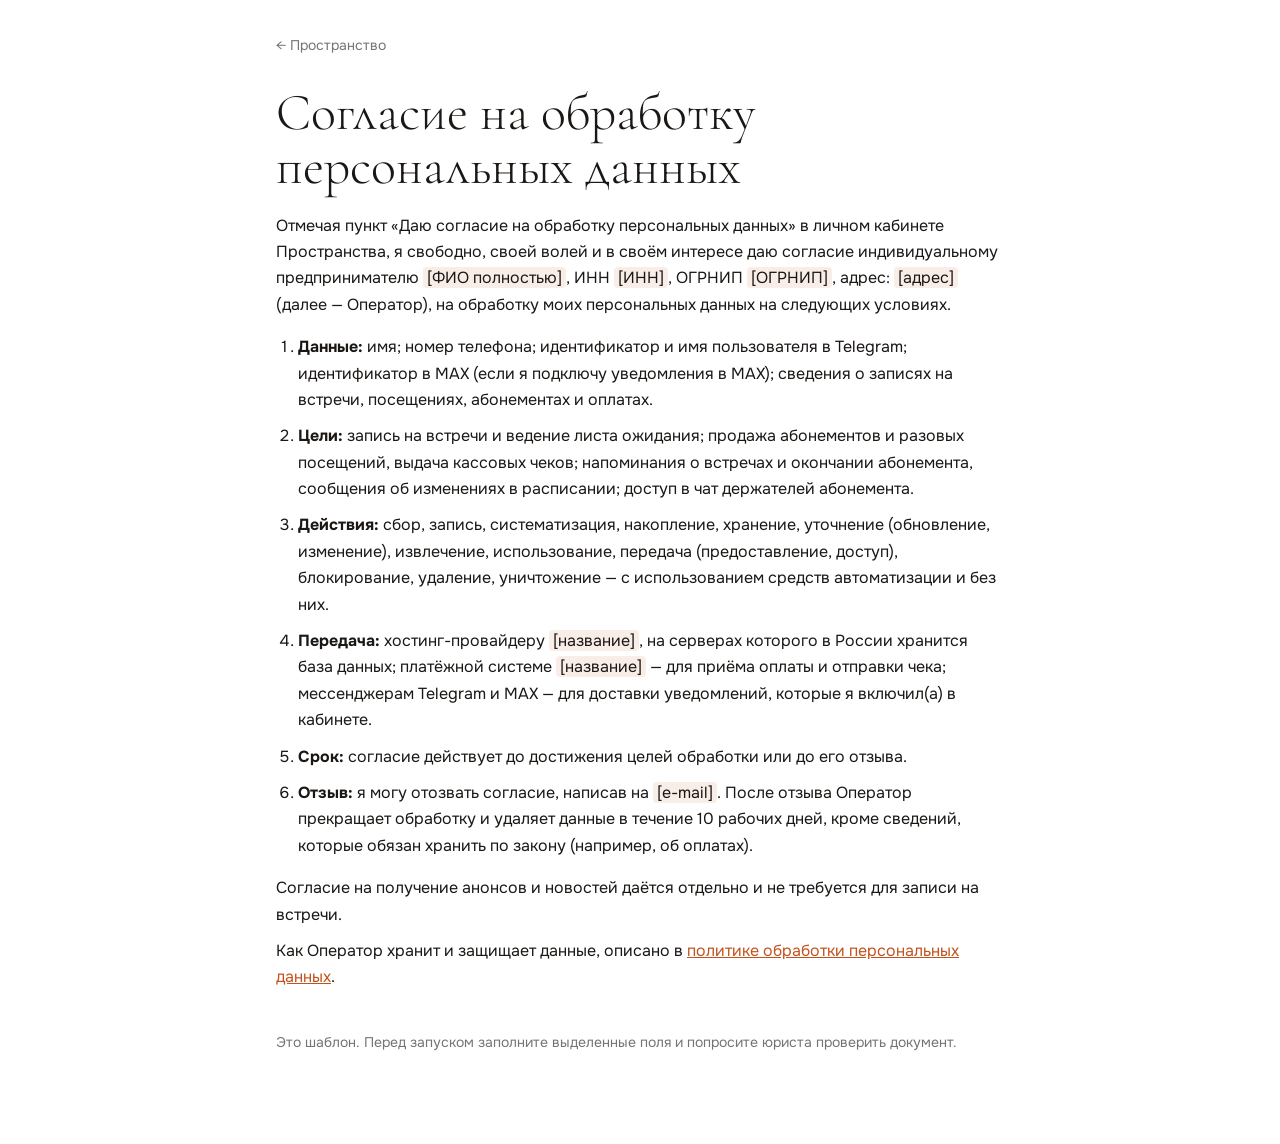
<file: site/consent.html>
<!doctype html>
<html lang="ru">
<head>
<meta charset="utf-8">
<meta name="viewport" content="width=device-width, initial-scale=1">
<title>Согласие на обработку данных · Пространство</title>
<meta name="robots" content="noindex">
<link rel="stylesheet" href="https://fonts.googleapis.com/css2?family=Cormorant+Garamond:wght@300;400&family=Onest:wght@300;400;500&display=swap">
<style>
  :root { --fg: #1A1714; --muted: rgba(26, 23, 20, .6); --accent: #C2531E; }
  * { box-sizing: border-box; }
  body { margin: 0; background: #fff; color: var(--fg); font: 400 16px/1.65 "Onest", system-ui, sans-serif; -webkit-font-smoothing: antialiased; }
  main { max-width: 760px; margin: 0 auto; padding: 32px 16px 80px; }
  a { color: var(--accent); }
  .back { font-size: 14px; color: var(--muted); text-decoration: none; }
  h1 { font: 300 clamp(34px, 6.5vw, 52px)/1.04 "Cormorant Garamond", Georgia, serif; margin: 28px 0 18px; }
  p, li { margin: 0 0 10px; }
  ol { padding-left: 22px; }
  .muted { color: var(--muted); font-size: 14px; }
  .fill { background: rgba(194, 83, 30, .1); padding: 0 4px; border-radius: 4px; }
</style>
</head>
<body>
<main>
  <a class="back" href="./">← Пространство</a>
  <h1>Согласие на обработку персональных данных</h1>
  <p>Отмечая пункт «Даю согласие на обработку персональных данных» в личном кабинете Пространства, я свободно, своей волей и в своём интересе даю согласие индивидуальному предпринимателю <span class="fill">[ФИО полностью]</span>, ИНН <span class="fill">[ИНН]</span>, ОГРНИП <span class="fill">[ОГРНИП]</span>, адрес: <span class="fill">[адрес]</span> (далее — Оператор), на обработку моих персональных данных на следующих условиях.</p>
  <ol>
    <li><b>Данные:</b> имя; номер телефона; идентификатор и имя пользователя в Telegram; идентификатор в MAX (если я подключу уведомления в MAX); сведения о записях на встречи, посещениях, абонементах и оплатах.</li>
    <li><b>Цели:</b> запись на встречи и ведение листа ожидания; продажа абонементов и разовых посещений, выдача кассовых чеков; напоминания о встречах и окончании абонемента, сообщения об изменениях в расписании; доступ в чат держателей абонемента.</li>
    <li><b>Действия:</b> сбор, запись, систематизация, накопление, хранение, уточнение (обновление, изменение), извлечение, использование, передача (предоставление, доступ), блокирование, удаление, уничтожение — с использованием средств автоматизации и без них.</li>
    <li><b>Передача:</b> хостинг-провайдеру <span class="fill">[название]</span>, на серверах которого в России хранится база данных; платёжной системе <span class="fill">[название]</span> — для приёма оплаты и отправки чека; мессенджерам Telegram и MAX — для доставки уведомлений, которые я включил(а) в кабинете.</li>
    <li><b>Срок:</b> согласие действует до достижения целей обработки или до его отзыва.</li>
    <li><b>Отзыв:</b> я могу отозвать согласие, написав на <span class="fill">[e-mail]</span>. После отзыва Оператор прекращает обработку и удаляет данные в течение 10 рабочих дней, кроме сведений, которые обязан хранить по закону (например, об оплатах).</li>
  </ol>
  <p>Согласие на получение анонсов и новостей даётся отдельно и не требуется для записи на встречи.</p>
  <p>Как Оператор хранит и защищает данные, описано в <a href="privacy.html">политике обработки персональных данных</a>.</p>
  <p class="muted" style="margin-top:40px">Это шаблон. Перед запуском заполните выделенные поля и попросите юриста проверить документ.</p>
</main>
</body>
</html>
</file>
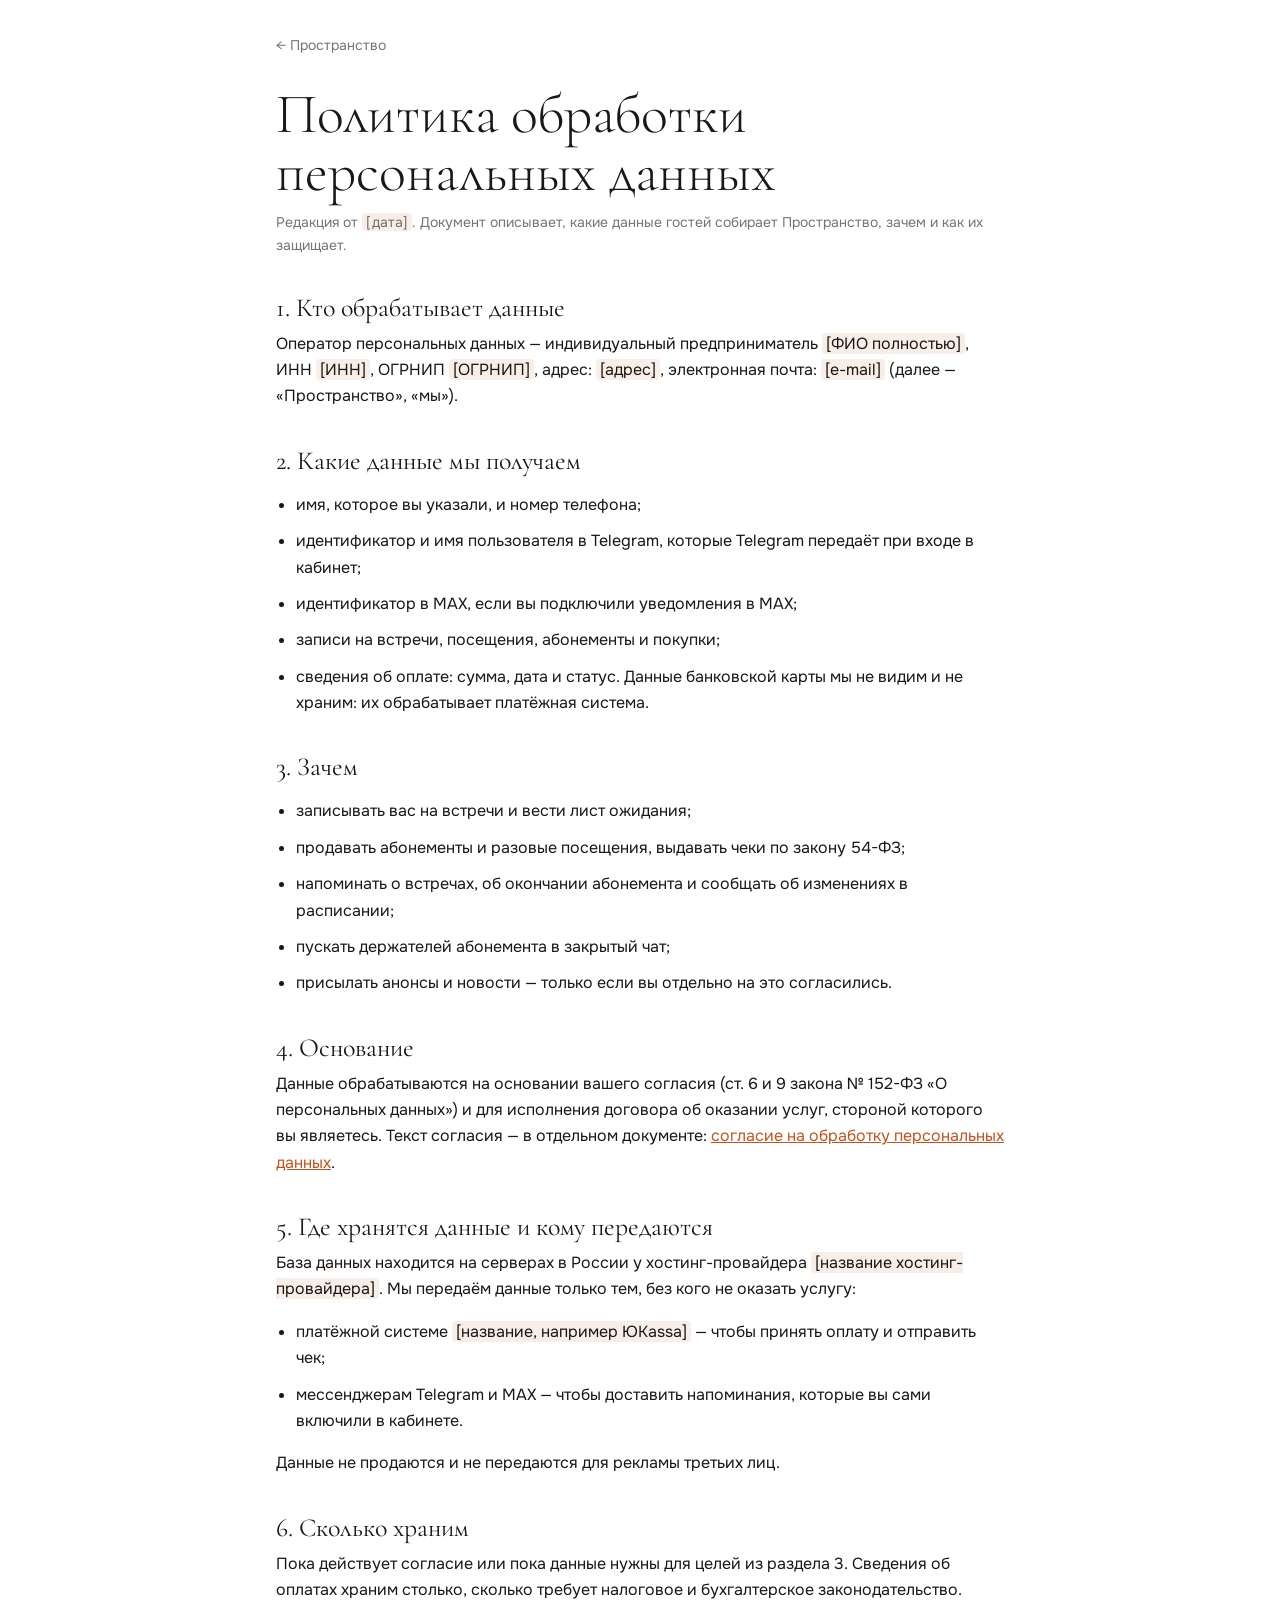
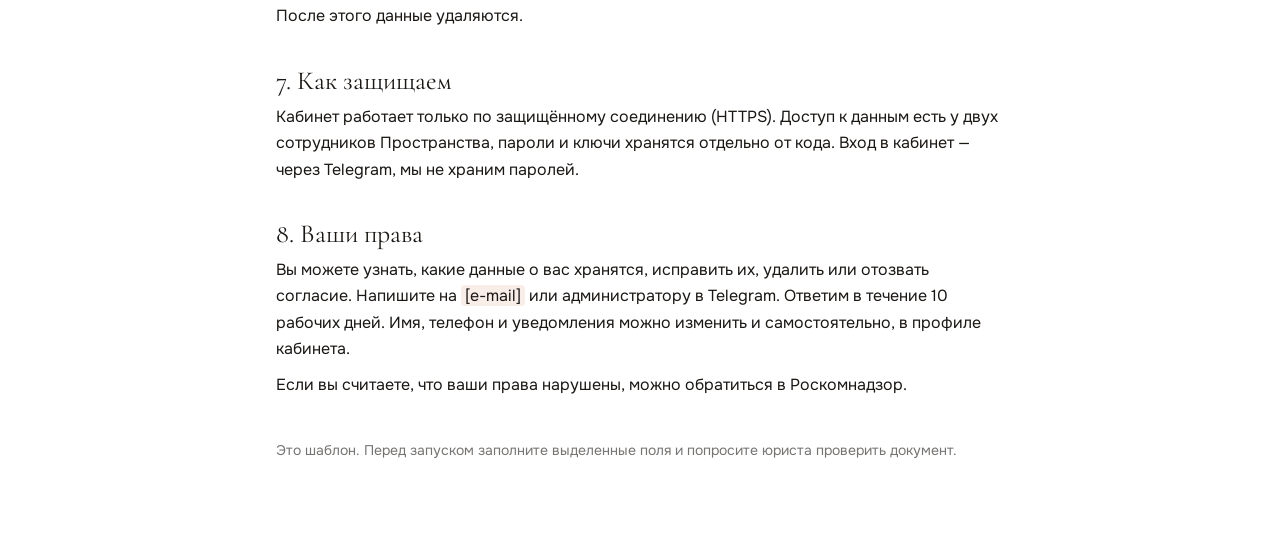
<file: site/privacy.html>
<!doctype html>
<html lang="ru">
<head>
<meta charset="utf-8">
<meta name="viewport" content="width=device-width, initial-scale=1">
<title>Политика конфиденциальности · Пространство</title>
<meta name="robots" content="noindex">
<link rel="stylesheet" href="https://fonts.googleapis.com/css2?family=Cormorant+Garamond:wght@300;400&family=Onest:wght@300;400;500&display=swap">
<style>
  :root { --fg: #1A1714; --muted: rgba(26, 23, 20, .6); --line: rgba(26, 23, 20, .12); --accent: #C2531E; }
  * { box-sizing: border-box; }
  body { margin: 0; background: #fff; color: var(--fg); font: 400 16px/1.65 "Onest", system-ui, sans-serif; -webkit-font-smoothing: antialiased; }
  main { max-width: 760px; margin: 0 auto; padding: 32px 16px 80px; }
  a { color: var(--accent); }
  .back { font-size: 14px; color: var(--muted); text-decoration: none; }
  h1 { font: 300 clamp(36px, 7vw, 56px)/1.02 "Cormorant Garamond", Georgia, serif; margin: 28px 0 10px; }
  h2 { font: 400 26px/1.15 "Cormorant Garamond", Georgia, serif; margin: 36px 0 8px; }
  p, li { margin: 0 0 10px; }
  ul { padding-left: 20px; }
  .muted { color: var(--muted); font-size: 14px; }
  .fill { background: rgba(194, 83, 30, .1); padding: 0 4px; border-radius: 4px; }
</style>
</head>
<body>
<main>
  <a class="back" href="./">← Пространство</a>
  <h1>Политика обработки персональных данных</h1>
  <p class="muted">Редакция от <span class="fill">[дата]</span>. Документ описывает, какие данные гостей собирает Пространство, зачем и как их защищает.</p>

  <h2>1. Кто обрабатывает данные</h2>
  <p>Оператор персональных данных — индивидуальный предприниматель <span class="fill">[ФИО полностью]</span>, ИНН <span class="fill">[ИНН]</span>, ОГРНИП <span class="fill">[ОГРНИП]</span>, адрес: <span class="fill">[адрес]</span>, электронная почта: <span class="fill">[e-mail]</span> (далее — «Пространство», «мы»).</p>

  <h2>2. Какие данные мы получаем</h2>
  <ul>
    <li>имя, которое вы указали, и номер телефона;</li>
    <li>идентификатор и имя пользователя в Telegram, которые Telegram передаёт при входе в кабинет;</li>
    <li>идентификатор в MAX, если вы подключили уведомления в MAX;</li>
    <li>записи на встречи, посещения, абонементы и покупки;</li>
    <li>сведения об оплате: сумма, дата и статус. Данные банковской карты мы не видим и не храним: их обрабатывает платёжная система.</li>
  </ul>

  <h2>3. Зачем</h2>
  <ul>
    <li>записывать вас на встречи и вести лист ожидания;</li>
    <li>продавать абонементы и разовые посещения, выдавать чеки по закону 54-ФЗ;</li>
    <li>напоминать о встречах, об окончании абонемента и сообщать об изменениях в расписании;</li>
    <li>пускать держателей абонемента в закрытый чат;</li>
    <li>присылать анонсы и новости — только если вы отдельно на это согласились.</li>
  </ul>

  <h2>4. Основание</h2>
  <p>Данные обрабатываются на основании вашего согласия (ст. 6 и 9 закона № 152-ФЗ «О персональных данных») и для исполнения договора об оказании услуг, стороной которого вы являетесь. Текст согласия — в отдельном документе: <a href="consent.html">согласие на обработку персональных данных</a>.</p>

  <h2>5. Где хранятся данные и кому передаются</h2>
  <p>База данных находится на серверах в России у хостинг-провайдера <span class="fill">[название хостинг-провайдера]</span>. Мы передаём данные только тем, без кого не оказать услугу:</p>
  <ul>
    <li>платёжной системе <span class="fill">[название, например ЮKassa]</span> — чтобы принять оплату и отправить чек;</li>
    <li>мессенджерам Telegram и MAX — чтобы доставить напоминания, которые вы сами включили в кабинете.</li>
  </ul>
  <p>Данные не продаются и не передаются для рекламы третьих лиц.</p>

  <h2>6. Сколько храним</h2>
  <p>Пока действует согласие или пока данные нужны для целей из раздела 3. Сведения об оплатах храним столько, сколько требует налоговое и бухгалтерское законодательство. После этого данные удаляются.</p>

  <h2>7. Как защищаем</h2>
  <p>Кабинет работает только по защищённому соединению (HTTPS). Доступ к данным есть у двух сотрудников Пространства, пароли и ключи хранятся отдельно от кода. Вход в кабинет — через Telegram, мы не храним паролей.</p>

  <h2>8. Ваши права</h2>
  <p>Вы можете узнать, какие данные о вас хранятся, исправить их, удалить или отозвать согласие. Напишите на <span class="fill">[e-mail]</span> или администратору в Telegram. Ответим в течение 10 рабочих дней. Имя, телефон и уведомления можно изменить и самостоятельно, в профиле кабинета.</p>
  <p>Если вы считаете, что ваши права нарушены, можно обратиться в Роскомнадзор.</p>

  <p class="muted" style="margin-top:40px">Это шаблон. Перед запуском заполните выделенные поля и попросите юриста проверить документ.</p>
</main>
</body>
</html>
</file>
<file: site/app/app.css>
/* Кабинет Пространства. Сначала телефон, потом всё остальное. */
:root {
  color-scheme: light;
  --bg: #F6F3EE;
  --card: #FFFFFF;
  --fg: #1A1714;
  --muted: rgba(26, 23, 20, 0.58);
  --line: rgba(26, 23, 20, 0.1);
  --accent: #C2531E;
  --ok: #3F7A34;
  --warn: #A0680C;

  --c-lit: #4E7A3B;
  --c-script: #3457A6;
  --c-guest: #B4462F;
  --c-film: #B4462F;
  --c-costume: #8E3F7C;
  --c-art: #94650F;

  --f-serif: "Cormorant Garamond", "Cormorant", Georgia, "Times New Roman", serif;
  --f-sans: "Onest", system-ui, -apple-system, "Segoe UI", sans-serif;
  --f-mono: "JetBrains Mono", ui-monospace, "SFMono-Regular", Menlo, monospace;

  --pad: 16px;
  --r: 16px;
  --ease: cubic-bezier(.19, 1, .22, 1);
  --shadow: 0 1px 0 rgba(26, 23, 20, .03), 0 14px 32px -22px rgba(26, 23, 20, .28);
  --safe-b: env(safe-area-inset-bottom, 0px);
}

*, *::before, *::after { box-sizing: border-box; }
[hidden] { display: none !important; }
html { background: var(--bg); -webkit-text-size-adjust: 100%; }
body {
  margin: 0; min-height: 100dvh;
  background: var(--bg); color: var(--fg);
  font: 400 15.5px/1.5 var(--f-sans);
  -webkit-font-smoothing: antialiased;
  -webkit-tap-highlight-color: transparent;
  overflow-x: hidden;
}
img { max-width: 100%; display: block; }
a { color: inherit; }
h1, h2, h3, p { margin: 0; }
h1, h2, h3 { font-weight: 400; text-wrap: balance; }
button { font: inherit; color: inherit; }
:focus-visible { outline: 2px solid var(--accent); outline-offset: 2px; }
::selection { background: var(--accent); color: #fff; }

.ico { width: 22px; height: 22px; flex: none; }
.eyebrow { font: 400 11.5px/1.4 var(--f-mono); letter-spacing: .14em; text-transform: uppercase; color: var(--muted); }
.muted { color: var(--muted); }
.serif { font-family: var(--f-serif); }
.h1 { font: 300 42px/1 var(--f-serif); letter-spacing: -.015em; }
.h1 em, .h2 em { font-style: italic; color: var(--accent); }
.h2 { font: 400 30px/1.05 var(--f-serif); letter-spacing: -.01em; }
.h3 { font: 500 17px/1.3 var(--f-sans); }
.small { font-size: 13.5px; }
.center { text-align: center; }

/* ---------- кнопки ---------- */
.pill {
  display: inline-flex; align-items: center; justify-content: center; gap: 10px;
  min-height: 50px; padding: 14px 22px; border-radius: 999px; border: 1px solid transparent;
  font: 500 15.5px/1.15 var(--f-sans); text-decoration: none; text-align: center; cursor: pointer;
  transition: background-color .3s var(--ease), color .3s, border-color .3s, transform .2s var(--ease), opacity .2s;
  -webkit-user-select: none; user-select: none;
}
.pill:active { transform: scale(.98); }
.pill[disabled] { opacity: .45; pointer-events: none; }
.pill--ink { background: var(--fg); color: #fff; }
.pill--accent { background: var(--accent); color: #fff; }
.pill--light { background: #fff; color: var(--fg); }
.pill--ghost { background: transparent; border-color: rgba(26, 23, 20, .18); color: var(--fg); }
.pill--quiet { background: rgba(26, 23, 20, .06); color: var(--fg); }
.pill--danger { background: transparent; border-color: rgba(180, 70, 47, .35); color: #A43C27; }
.pill--sm { min-height: 40px; padding: 10px 16px; font-size: 14px; }
.pill--wide { width: 100%; }
.pill .ico { width: 20px; height: 20px; }
.pill.is-busy { pointer-events: none; opacity: .7; }
.pill.is-busy::after {
  content: ""; width: 16px; height: 16px; border-radius: 50%;
  border: 2px solid currentColor; border-right-color: transparent; animation: spin .7s linear infinite;
}
@keyframes spin { to { transform: rotate(360deg); } }
.link { background: none; border: 0; padding: 6px 0; cursor: pointer; color: var(--accent); font-weight: 500; text-decoration: none; display: inline-flex; align-items: center; gap: 6px; }
.link .ico { width: 18px; height: 18px; }
.btn-row { display: flex; gap: 10px; flex-wrap: wrap; }
.btn-row > .pill { flex: 1 1 0; }
.stack { display: grid; gap: 10px; }

/* ---------- загрузка ---------- */
.boot { position: fixed; inset: 0; z-index: 50; display: grid; place-content: center; gap: 22px; background: var(--bg); transition: opacity .5s; }
.boot.is-gone { opacity: 0; pointer-events: none; }
.boot__word { font: 300 44px/1 var(--f-serif); letter-spacing: -.01em; }
.boot__bar { width: 120px; height: 1px; background: var(--line); justify-self: center; overflow: hidden; }
.boot__bar i { display: block; height: 100%; width: 40%; background: var(--accent); animation: bar 1.1s var(--ease) infinite; }
@keyframes bar { from { transform: translateX(-100%); } to { transform: translateX(260%); } }

/* ---------- вход ---------- */
.login { min-height: 100dvh; display: grid; grid-template-rows: auto 1fr; }
.login__img { position: relative; height: 46dvh; min-height: 280px; overflow: hidden; }
.login__img img { width: 100%; height: 100%; object-fit: cover; }
.login__img::after { content: ""; position: absolute; inset: 0; background: linear-gradient(180deg, rgba(246, 243, 238, 0) 55%, var(--bg)); }
.login__body { display: grid; gap: 16px; align-content: start; padding: 4px var(--pad) calc(28px + var(--safe-b)); max-width: 480px; width: 100%; margin: 0 auto; }
.login__title { font: 300 54px/.95 var(--f-serif); letter-spacing: -.02em; }
.login__lead { font-size: 17px; color: var(--muted); }
.login__widget { min-height: 48px; }
.login__note { font-size: 13px; color: var(--muted); }
.login__back { font-size: 14px; color: var(--muted); text-decoration: none; }
@media (min-width: 900px) {
  .login { grid-template-rows: none; grid-template-columns: 1.1fr 1fr; }
  .login__img { height: 100dvh; }
  .login__img::after { background: linear-gradient(90deg, rgba(246, 243, 238, 0) 70%, var(--bg)); }
  .login__body { align-content: center; padding: 48px; }
}

/* ---------- первый вход ---------- */
.onb { min-height: 100dvh; padding: calc(28px + env(safe-area-inset-top, 0px)) var(--pad) calc(28px + var(--safe-b)); max-width: 520px; margin: 0 auto; display: grid; gap: 22px; align-content: start; }
.onb__lead { color: var(--muted); font-size: 16px; }

/* ---------- формы ---------- */
.field { display: grid; gap: 7px; }
.field > span { font-size: 13.5px; color: var(--muted); }
.input, .select, .textarea {
  width: 100%; min-height: 52px; padding: 13px 15px; border-radius: 12px;
  border: 1px solid rgba(26, 23, 20, .16); background: #fff; color: var(--fg);
  font: 400 16px/1.3 var(--f-sans); -webkit-appearance: none; appearance: none;
}
.textarea { min-height: 96px; resize: vertical; }
.select { background-image: linear-gradient(45deg, transparent 50%, var(--muted) 50%), linear-gradient(135deg, var(--muted) 50%, transparent 50%); background-position: calc(100% - 20px) 50%, calc(100% - 15px) 50%; background-size: 5px 5px; background-repeat: no-repeat; padding-right: 36px; }
.input:focus, .select:focus, .textarea:focus { outline: none; border-color: var(--fg); }
.field__hint { font-size: 13px; color: var(--muted); }
.field__row { display: grid; grid-template-columns: 1fr 1fr; gap: 10px; }
.check { display: grid; grid-template-columns: 24px 1fr; gap: 12px; align-items: start; font-size: 14.5px; cursor: pointer; }
.check input { width: 22px; height: 22px; margin: 1px 0 0; accent-color: var(--fg); }
.check a { color: var(--accent); }
.form-error { color: #A43C27; font-size: 14px; }

/* переключатель */
.switch { display: flex; align-items: center; justify-content: space-between; gap: 14px; padding: 14px 0; cursor: pointer; }
.switch + .switch { border-top: 1px solid var(--line); }
.switch__text { display: grid; gap: 2px; }
.switch__text small { color: var(--muted); font-size: 13px; }
.switch input { position: absolute; opacity: 0; pointer-events: none; }
.switch__track { position: relative; flex: none; width: 50px; height: 30px; border-radius: 99px; background: rgba(26, 23, 20, .16); transition: background .25s; }
.switch__track::after { content: ""; position: absolute; top: 3px; left: 3px; width: 24px; height: 24px; border-radius: 50%; background: #fff; box-shadow: 0 1px 3px rgba(0, 0, 0, .2); transition: transform .3s var(--ease); }
.switch input:checked + .switch__track { background: var(--ok); }
.switch input:checked + .switch__track::after { transform: translateX(20px); }
.switch input:focus-visible + .switch__track { outline: 2px solid var(--accent); outline-offset: 2px; }

/* сегменты */
.seg { display: grid; grid-auto-flow: column; grid-auto-columns: 1fr; gap: 4px; padding: 4px; border-radius: 14px; background: rgba(26, 23, 20, .06); }
.seg button { border: 0; background: transparent; border-radius: 10px; min-height: 42px; padding: 8px 10px; cursor: pointer; font-size: 14.5px; line-height: 1.2; color: var(--muted); transition: background .25s, color .25s; }
.seg button small { display: block; font-size: 11.5px; opacity: .8; }
.seg button[aria-pressed="true"] { background: #fff; color: var(--fg); font-weight: 500; box-shadow: 0 1px 4px rgba(26, 23, 20, .12); }

.chips { display: flex; gap: 8px; overflow-x: auto; scrollbar-width: none; margin: 0 calc(-1 * var(--pad)); padding: 2px var(--pad); }
.chips::-webkit-scrollbar { display: none; }
.chip { flex: none; display: inline-flex; align-items: center; gap: 8px; border: 1px solid rgba(26, 23, 20, .14); background: transparent; border-radius: 99px; padding: 9px 14px; font-size: 14px; cursor: pointer; white-space: nowrap; }
.chip i { width: 8px; height: 8px; border-radius: 50%; background: var(--c, var(--fg)); }
.chip[aria-pressed="true"] { background: var(--fg); color: #fff; border-color: var(--fg); }

/* ---------- каркас кабинета ---------- */
.app { max-width: 560px; margin: 0 auto; min-height: 100dvh; padding-bottom: calc(100px + var(--safe-b)); }
.top {
  position: sticky; top: 0; z-index: 10;
  display: flex; align-items: center; justify-content: space-between; gap: 12px;
  padding: calc(10px + env(safe-area-inset-top, 0px)) var(--pad) 10px;
  background: rgba(246, 243, 238, .86); -webkit-backdrop-filter: blur(14px); backdrop-filter: blur(14px);
}
.top__logo { font: 500 25px/1 var(--f-serif); text-decoration: none; letter-spacing: .005em; }
.top__me { width: 42px; height: 42px; border-radius: 50%; border: 0; background: var(--fg); color: #fff; font: 500 17px/1 var(--f-sans); cursor: pointer; display: grid; place-items: center; }
.screens { padding: 6px var(--pad) 0; }
.screen { display: grid; gap: 16px; animation: rise .5s var(--ease) both; }
@keyframes rise { from { opacity: 0; transform: translateY(10px); } }
.screen__head { display: grid; gap: 6px; padding: 10px 0 4px; }
.screen__head p { color: var(--muted); }

.tabs {
  position: fixed; z-index: 20; left: 10px; right: 10px; bottom: calc(10px + var(--safe-b));
  max-width: 540px; margin: 0 auto;
  display: grid; grid-auto-flow: column; grid-auto-columns: 1fr;
  padding: 6px; border-radius: 22px;
  background: rgba(255, 255, 255, .94); -webkit-backdrop-filter: blur(16px); backdrop-filter: blur(16px);
  box-shadow: 0 12px 34px -12px rgba(26, 23, 20, .32), 0 0 0 1px rgba(26, 23, 20, .06);
}
.tab { position: relative; display: grid; justify-items: center; gap: 3px; padding: 8px 2px 7px; border-radius: 16px; text-decoration: none; color: var(--muted); font-size: 11px; line-height: 1; transition: color .25s, background .25s; }
.tab .ico { width: 24px; height: 24px; }
.tab.is-active { color: var(--fg); background: rgba(194, 83, 30, .09); }
.tab.is-active .ico { color: var(--accent); }
.tab__badge { position: absolute; top: 3px; left: calc(50% + 7px); min-width: 18px; height: 18px; padding: 0 5px; border-radius: 9px; background: var(--accent); color: #fff; font: 600 11px/18px var(--f-sans); text-align: center; }

/* ---------- карточки ---------- */
.card { background: var(--card); border-radius: var(--r); padding: 18px; box-shadow: var(--shadow); display: grid; gap: 12px; }
.card--flat { box-shadow: none; border: 1px solid var(--line); }
.card__head { display: flex; align-items: center; justify-content: space-between; gap: 10px; }
.section-title { display: flex; align-items: baseline; justify-content: space-between; gap: 10px; padding: 10px 2px 0; }
.section-title h2 { font: 400 24px/1.1 var(--f-serif); }

.hello { display: grid; gap: 6px; padding: 10px 0 2px; }

/* абонемент на главной */
.mcard {
  position: relative; overflow: hidden; border-radius: 20px; padding: 20px;
  background: var(--fg); color: #fff; display: grid; gap: 14px;
  --muted: rgba(255, 255, 255, .62); --line: rgba(255, 255, 255, .14);
  box-shadow: 0 26px 50px -30px rgba(26, 23, 20, .7);
}
.mcard::before { content: attr(data-month); position: absolute; right: -8px; top: 38px; font: italic 300 96px/1 var(--f-serif); color: rgba(255, 255, 255, .045); pointer-events: none; white-space: nowrap; }
.mcard__top { display: flex; justify-content: space-between; gap: 10px; align-items: baseline; }
.mcard__name { font: 400 34px/1 var(--f-serif); }
.mcard__rows { list-style: none; margin: 0; padding: 0; display: grid; }
.mcard__rows li { display: grid; grid-template-columns: 1fr auto; gap: 4px 12px; align-items: center; padding: 11px 0; border-top: 1px solid var(--line); font-size: 14.5px; }
.mcard__rows b { font-weight: 500; font-size: 14px; white-space: nowrap; }
.mcard__rows .dots { grid-column: 1 / -1; }
.dots { display: flex; gap: 6px; flex-wrap: wrap; }
.dots i { width: 12px; height: 12px; border-radius: 50%; border: 1.5px solid rgba(255, 255, 255, .5); }
.dots i.on { background: var(--accent); border-color: var(--accent); }
.mcard__foot { display: grid; gap: 10px; position: relative; }
.mcard__ok { display: flex; align-items: center; gap: 8px; font-size: 14px; color: rgba(255, 255, 255, .8); }
.mcard__ok .ico { width: 18px; height: 18px; color: #9BD48B; }

.mcard--empty { background: #fff; color: var(--fg); --muted: rgba(26, 23, 20, .58); --line: rgba(26, 23, 20, .1); box-shadow: var(--shadow); }
.mcard--empty::before { color: rgba(26, 23, 20, .04); }

/* ближайшая запись */
.next { display: grid; grid-template-columns: auto 1fr; gap: 14px; align-items: center; }
.datebox { width: 62px; padding: 8px 0 9px; border-radius: 14px; background: var(--bg); text-align: center; display: grid; gap: 2px; border-top: 3px solid var(--c, var(--accent)); }
.datebox b { font: 400 30px/1 var(--f-serif); }
.cur { font-family: var(--f-sans); font-weight: 300; font-size: .6em; margin-left: .2em; }
.datebox span { font: 400 11px/1 var(--f-mono); letter-spacing: .08em; text-transform: uppercase; color: var(--muted); }
button.next { width: 100%; border: 0; background: none; padding: 0; text-align: left; cursor: pointer; font: inherit; color: inherit; }
.next__title { display: block; font: 500 17px/1.25 var(--f-sans); }
.next__meta { display: block; margin-top: 3px; color: var(--muted); font-size: 14px; }

/* ---------- расписание ---------- */
.days { position: relative; display: flex; gap: 8px; overflow-x: auto; scroll-snap-type: x proximity; scrollbar-width: none; margin: 0 calc(-1 * var(--pad)); padding: 4px var(--pad) 6px; }
.days::-webkit-scrollbar { display: none; }
.day {
  flex: none; scroll-snap-align: start; width: 56px; min-height: 76px; border: 0; border-radius: 16px; cursor: pointer;
  display: grid; justify-items: center; align-content: center; gap: 4px; background: #fff; box-shadow: var(--shadow);
}
.day small { font: 400 11px/1 var(--f-mono); letter-spacing: .06em; text-transform: uppercase; color: var(--muted); }
.day b { font: 400 26px/1 var(--f-serif); }
.day .dd { display: flex; gap: 3px; height: 6px; }
.day .dd i { width: 6px; height: 6px; border-radius: 50%; background: var(--c); }
.day.is-today small { letter-spacing: 0; font-size: 10px; }
.day.is-empty { background: transparent; box-shadow: none; color: rgba(26, 23, 20, .38); }
.day.is-sel { background: var(--fg); color: #fff; }
.day.is-sel small { color: rgba(255, 255, 255, .7); }
.day.is-sel .dd i { box-shadow: 0 0 0 1.5px var(--fg); }
.day__month { flex: none; align-self: center; writing-mode: vertical-rl; transform: rotate(180deg); font: 400 11px/1 var(--f-mono); letter-spacing: .14em; text-transform: uppercase; color: var(--muted); padding: 0 2px; }

.daytitle { display: flex; justify-content: space-between; align-items: baseline; gap: 10px; padding: 4px 2px 0; }
.daytitle h2 { font: 400 26px/1.1 var(--f-serif); }
.daytitle h2::first-letter { text-transform: uppercase; }

.evlist { display: grid; gap: 10px; }
.ev {
  position: relative; width: 100%; text-align: left; border: 0; cursor: pointer; overflow: hidden;
  display: grid; grid-template-columns: 58px 1fr; gap: 12px; align-items: start;
  padding: 16px 16px 16px 20px; border-radius: var(--r); background: #fff; box-shadow: var(--shadow);
  transition: transform .2s var(--ease);
}
.ev:active { transform: scale(.99); }
.ev::before { content: ""; position: absolute; left: 0; top: 0; bottom: 0; width: 4px; background: var(--c); }
.ev__time { font: 400 26px/1 var(--f-serif); }
.ev__time small { display: block; margin-top: 5px; white-space: nowrap; font: 400 11.5px/1 var(--f-mono); color: var(--muted); }
.ev__body { display: grid; gap: 4px; min-width: 0; }
.ev__fmt { font: 400 11px/1.3 var(--f-mono); letter-spacing: .1em; text-transform: uppercase; color: var(--c); }
.ev__title { font: 500 16.5px/1.3 var(--f-sans); }
.ev__host { font-size: 14px; color: var(--muted); }
.ev__foot { display: flex; flex-wrap: wrap; gap: 6px 10px; align-items: center; margin-top: 6px; font-size: 13.5px; }
.ev__cta { margin-left: auto; display: inline-flex; align-items: center; gap: 4px; font-weight: 500; color: var(--accent); }
.ev__cta .ico { width: 18px; height: 18px; }

.badge { display: inline-flex; align-items: center; gap: 5px; padding: 4px 10px; border-radius: 99px; font: 500 12.5px/1.2 var(--f-sans); white-space: nowrap; background: rgba(26, 23, 20, .06); color: var(--fg); }
.badge .ico { width: 14px; height: 14px; }
.badge--ok { background: rgba(63, 122, 52, .12); color: var(--ok); }
.badge--wait { background: rgba(160, 104, 12, .12); color: var(--warn); }
.badge--pay { background: rgba(194, 83, 30, .12); color: var(--accent); }
.badge--plan { background: rgba(63, 122, 52, .1); color: var(--ok); font-weight: 400; }
.badge--price { background: transparent; padding: 0; font-weight: 500; }
.badge--few { background: transparent; padding: 0; color: var(--accent); font-weight: 400; }

.empty { display: grid; justify-items: center; gap: 12px; text-align: center; padding: 30px 18px; border-radius: var(--r); border: 1px dashed rgba(26, 23, 20, .18); }
.empty p { color: var(--muted); max-width: 22em; }

/* ---------- записи ---------- */
.bk { display: grid; gap: 14px; }
.bk__row { display: grid; grid-template-columns: auto 1fr; gap: 14px; align-items: center; }
.bk__acts { display: flex; gap: 8px; flex-wrap: wrap; }
.bk__acts .pill { flex: 1 1 auto; }
.bk__note { font-size: 13.5px; color: var(--muted); }
details.past { border-radius: var(--r); background: rgba(26, 23, 20, .04); }
details.past > summary { list-style: none; cursor: pointer; padding: 16px 18px; display: flex; justify-content: space-between; align-items: center; font-weight: 500; }
details.past > summary::-webkit-details-marker { display: none; }
details.past > summary .ico { transition: transform .3s var(--ease); }
details.past[open] > summary .ico { transform: rotate(90deg); }
.past__list { display: grid; padding: 0 18px 10px; }
.past__item { display: flex; justify-content: space-between; gap: 12px; padding: 12px 0; border-top: 1px solid var(--line); font-size: 14.5px; }
.past__item span:last-child { color: var(--muted); white-space: nowrap; }

/* ---------- абонементы ---------- */
.plan { position: relative; background: #fff; border-radius: 20px; padding: 20px; box-shadow: var(--shadow); display: grid; gap: 14px; border: 1.5px solid transparent; }
.plan--hot { border-color: var(--fg); }
.plan__badge { position: absolute; top: -11px; left: 18px; padding: 5px 10px; border-radius: 99px; background: var(--accent); color: #fff; font: 500 11px/1 var(--f-mono); letter-spacing: .08em; text-transform: uppercase; }
.plan__head { display: flex; justify-content: space-between; align-items: baseline; gap: 12px; }
.plan__name { font: 400 28px/1.05 var(--f-serif); }
.plan__price { font: 300 34px/1 var(--f-serif); white-space: nowrap; }
.plan__price small { font: 400 13px/1 var(--f-sans); color: var(--muted); }
.plan ul { list-style: none; margin: 0; padding: 0; display: grid; }
.plan li { display: flex; gap: 10px; align-items: flex-start; padding: 9px 0; border-top: 1px solid var(--line); font-size: 14.5px; }
.plan li .ico { width: 18px; height: 18px; margin-top: 2px; color: var(--ok); }
.plan__own { display: flex; gap: 10px; align-items: center; padding: 12px 14px; border-radius: 12px; background: rgba(63, 122, 52, .1); color: var(--ok); font-size: 14.5px; }
.plan__own .ico { width: 20px; height: 20px; }
.notice { display: flex; gap: 12px; align-items: flex-start; padding: 14px 16px; border-radius: 14px; background: rgba(194, 83, 30, .08); font-size: 14.5px; }
.notice .ico { color: var(--accent); margin-top: 1px; }
.notice--ok { background: rgba(63, 122, 52, .1); }
.notice--ok .ico { color: var(--ok); }
.rules { list-style: none; margin: 0; padding: 0; display: grid; }
.rules li { display: grid; grid-template-columns: 28px 1fr; gap: 8px; padding: 12px 0; border-top: 1px solid var(--line); font-size: 14.5px; }
.rules li:first-child { border-top: 0; }
.rules b { font: 400 22px/1 var(--f-serif); color: var(--accent); }

/* ---------- достижения ---------- */
.medal {
  position: relative; flex: none; width: 60px; height: 60px; border-radius: 50%;
  display: grid; place-items: center; color: rgba(26, 23, 20, .38);
  background: conic-gradient(var(--c) calc(var(--p) * 1%), rgba(26, 23, 20, .09) 0);
}
.medal::before { content: ""; position: absolute; inset: 4px; border-radius: 50%; background: var(--card); }
.medal .ico { position: relative; width: 26px; height: 26px; }
.medal.is-done { background: var(--c); color: #fff; box-shadow: 0 10px 20px -12px var(--c); }
.medal.is-done::before { inset: 3px; background: transparent; border: 1.5px solid rgba(255, 255, 255, .5); }
.medal--sm { width: 44px; height: 44px; }
.medal--sm::before { inset: 3px; }
.medal--sm .ico { width: 20px; height: 20px; }
.ach-row { display: flex; flex-wrap: wrap; gap: 8px; }
.ach-next { display: grid; grid-template-columns: auto 1fr; gap: 12px; align-items: center; width: 100%; padding: 12px; border: 0; border-radius: 14px; background: var(--bg); text-align: left; cursor: pointer; font: inherit; color: inherit; }
.ach-next__t { display: block; font-weight: 500; }
.ach-next__s { display: block; margin: 2px 0 8px; font-size: 13.5px; color: var(--muted); }
.pbar { display: block; width: 100%; height: 6px; border-radius: 3px; background: rgba(26, 23, 20, .08); overflow: hidden; }
.pbar i { display: block; height: 100%; border-radius: 3px; background: var(--c, var(--accent)); }
.ach-grid { display: grid; grid-template-columns: repeat(2, minmax(0, 1fr)); gap: 10px; }
.ach { display: grid; gap: 6px; align-content: start; justify-items: start; padding: 16px 14px; border-radius: 16px; background: var(--card); box-shadow: var(--shadow); }
.ach__t { margin-top: 4px; font-weight: 500; line-height: 1.25; }
.ach:not(.is-done) .ach__t { color: rgba(26, 23, 20, .72); }
.ach__s { font-size: 13px; line-height: 1.35; color: var(--muted); }
.ach__d { display: flex; align-items: center; gap: 4px; font-size: 12.5px; color: var(--muted); font-variant-numeric: tabular-nums; }
.ach__d .ico { width: 14px; height: 14px; }
.ach.is-done .ach__d { color: var(--ok); font-weight: 500; }
@media (min-width: 700px) { .ach-grid { grid-template-columns: repeat(3, minmax(0, 1fr)); } }

/* ---------- шторка ---------- */
.sheet { position: fixed; inset: 0; z-index: 40; display: grid; align-items: end; }
.sheet__backdrop { position: absolute; inset: 0; background: rgba(26, 23, 20, .42); animation: fade .3s both; }
.sheet__panel {
  position: relative; width: 100%; max-width: 560px; margin: 0 auto; max-height: 92dvh; overflow-y: auto; overscroll-behavior: contain;
  background: var(--bg); border-radius: 24px 24px 0 0; padding-bottom: calc(22px + var(--safe-b));
  animation: up .45s var(--ease) both;
}
.sheet.is-closing .sheet__backdrop { animation: fade .25s reverse both; }
.sheet.is-closing .sheet__panel { animation: down .28s ease-in both; }
@keyframes fade { from { opacity: 0; } }
@keyframes up { from { transform: translateY(100%); } }
@keyframes down { to { transform: translateY(100%); } }
.sheet__x { position: absolute; z-index: 2; top: 12px; right: 12px; width: 38px; height: 38px; border-radius: 50%; border: 0; background: rgba(255, 255, 255, .92); display: grid; place-items: center; cursor: pointer; box-shadow: 0 2px 10px rgba(0, 0, 0, .12); }
.sheet__x .ico { width: 18px; height: 18px; }
.sheet__body { display: grid; gap: 16px; padding: 22px var(--pad) 0; }
.sheet__body.has-hero { padding-top: 0; }
.sheet__hero { margin: 0 calc(-1 * var(--pad)); height: 210px; overflow: hidden; position: relative; border-radius: 24px 24px 0 0; }
.sheet__hero img { width: 100%; height: 100%; object-fit: cover; }
.sheet__hero::after { content: ""; position: absolute; inset: 0; background: linear-gradient(180deg, rgba(246, 243, 238, 0) 60%, var(--bg)); }
.sheet__title { font: 400 32px/1.02 var(--f-serif); padding-right: 36px; }
.facts { display: grid; gap: 0; background: #fff; border-radius: 14px; padding: 0 16px; box-shadow: var(--shadow); }
.facts div { display: flex; align-items: center; gap: 12px; padding: 13px 0; border-top: 1px solid var(--line); font-size: 15px; }
.facts div:first-child { border-top: 0; }
.facts .ico { width: 20px; height: 20px; color: var(--muted); }
.cover { display: grid; gap: 4px; padding: 14px 16px; border-radius: 14px; background: rgba(63, 122, 52, .1); }
.cover b { font-weight: 500; color: var(--ok); }
.cover--single { background: rgba(194, 83, 30, .08); }
.cover--single b { color: var(--accent); }
.cover small { color: var(--muted); font-size: 13.5px; }
.sheet__actions { display: grid; gap: 10px; position: sticky; bottom: 0; padding: 12px 0 0; background: linear-gradient(180deg, rgba(246, 243, 238, 0), var(--bg) 16px); }
.sheet__rule { font-size: 13px; color: var(--muted); text-align: center; }

/* уведомление */
.toast {
  position: fixed; z-index: 60; left: 50%; bottom: calc(96px + var(--safe-b)); transform: translateX(-50%);
  max-width: calc(100% - 32px); width: max-content; padding: 13px 18px; border-radius: 14px;
  background: var(--fg); color: #fff; font-size: 14.5px; box-shadow: 0 16px 40px -16px rgba(0, 0, 0, .5);
  animation: toast .4s var(--ease) both;
}
.toast.is-ok::before { content: "✓  "; color: #9BD48B; font-weight: 600; }
@keyframes toast { from { opacity: 0; transform: translate(-50%, 12px); } }

/* скелет загрузки */
.skel { border-radius: var(--r); background: linear-gradient(90deg, rgba(26, 23, 20, .05), rgba(26, 23, 20, .09), rgba(26, 23, 20, .05)); background-size: 200% 100%; animation: sh 1.2s linear infinite; }
@keyframes sh { to { background-position: -200% 0; } }

/* ---------- команда ---------- */
.datenav { display: grid; grid-template-columns: 44px 1fr 44px; align-items: center; gap: 8px; }
.datenav button { height: 44px; border-radius: 12px; border: 0; background: #fff; box-shadow: var(--shadow); cursor: pointer; display: grid; place-items: center; }
.datenav b { text-align: center; font: 400 22px/1.1 var(--f-serif); }
.people { display: grid; }
.person { display: grid; grid-template-columns: 40px 1fr auto; gap: 12px; align-items: center; padding: 10px 0; border-top: 1px solid var(--line); }
.person__check { width: 36px; height: 36px; border-radius: 50%; border: 1.5px solid rgba(26, 23, 20, .22); background: #fff; display: grid; place-items: center; cursor: pointer; color: transparent; }
.person__check.is-on { background: var(--ok); border-color: var(--ok); color: #fff; }
.person__check .ico { width: 18px; height: 18px; }
.person__name { font-size: 15px; line-height: 1.25; }
.person__name small { display: block; color: var(--muted); font-size: 12.5px; }
.person a { color: var(--muted); display: grid; place-items: center; width: 36px; height: 36px; }
.clist { display: grid; }
.crow { display: flex; justify-content: space-between; align-items: center; gap: 10px; width: 100%; text-align: left; padding: 13px 0; border: 0; border-top: 1px solid var(--line); background: none; cursor: pointer; }
.crow:first-child { border-top: 0; }
.crow small { display: block; color: var(--muted); font-size: 13px; }
.kv { display: grid; grid-template-columns: auto 1fr; gap: 6px 14px; font-size: 14.5px; }
.kv dt { color: var(--muted); }
.kv dd { margin: 0; }
.mini { list-style: none; margin: 0; padding: 0; display: grid; font-size: 14px; }
.mini li { display: flex; justify-content: space-between; gap: 10px; padding: 9px 0; border-top: 1px solid var(--line); }
.mini li span:last-child { color: var(--muted); white-space: nowrap; }

@media (min-width: 700px) {
  :root { --pad: 22px; }
  .sheet { align-items: center; }
  .sheet__panel { border-radius: 24px; max-height: 88dvh; }
  .h1 { font-size: 50px; }
}
@media (prefers-reduced-motion: reduce) {
  *, *::before, *::after { animation-duration: .01ms !important; transition-duration: .01ms !important; }
}
.demo-flag {
  margin-right: auto; padding: 6px 11px; border-radius: 99px; cursor: pointer;
  border: 1px dashed rgba(160, 104, 12, .55); background: rgba(160, 104, 12, .1); color: var(--warn);
  font: 500 12.5px/1.2 var(--f-sans); white-space: nowrap;
}
.selectable { -webkit-user-select: all; user-select: all; }
</file>
